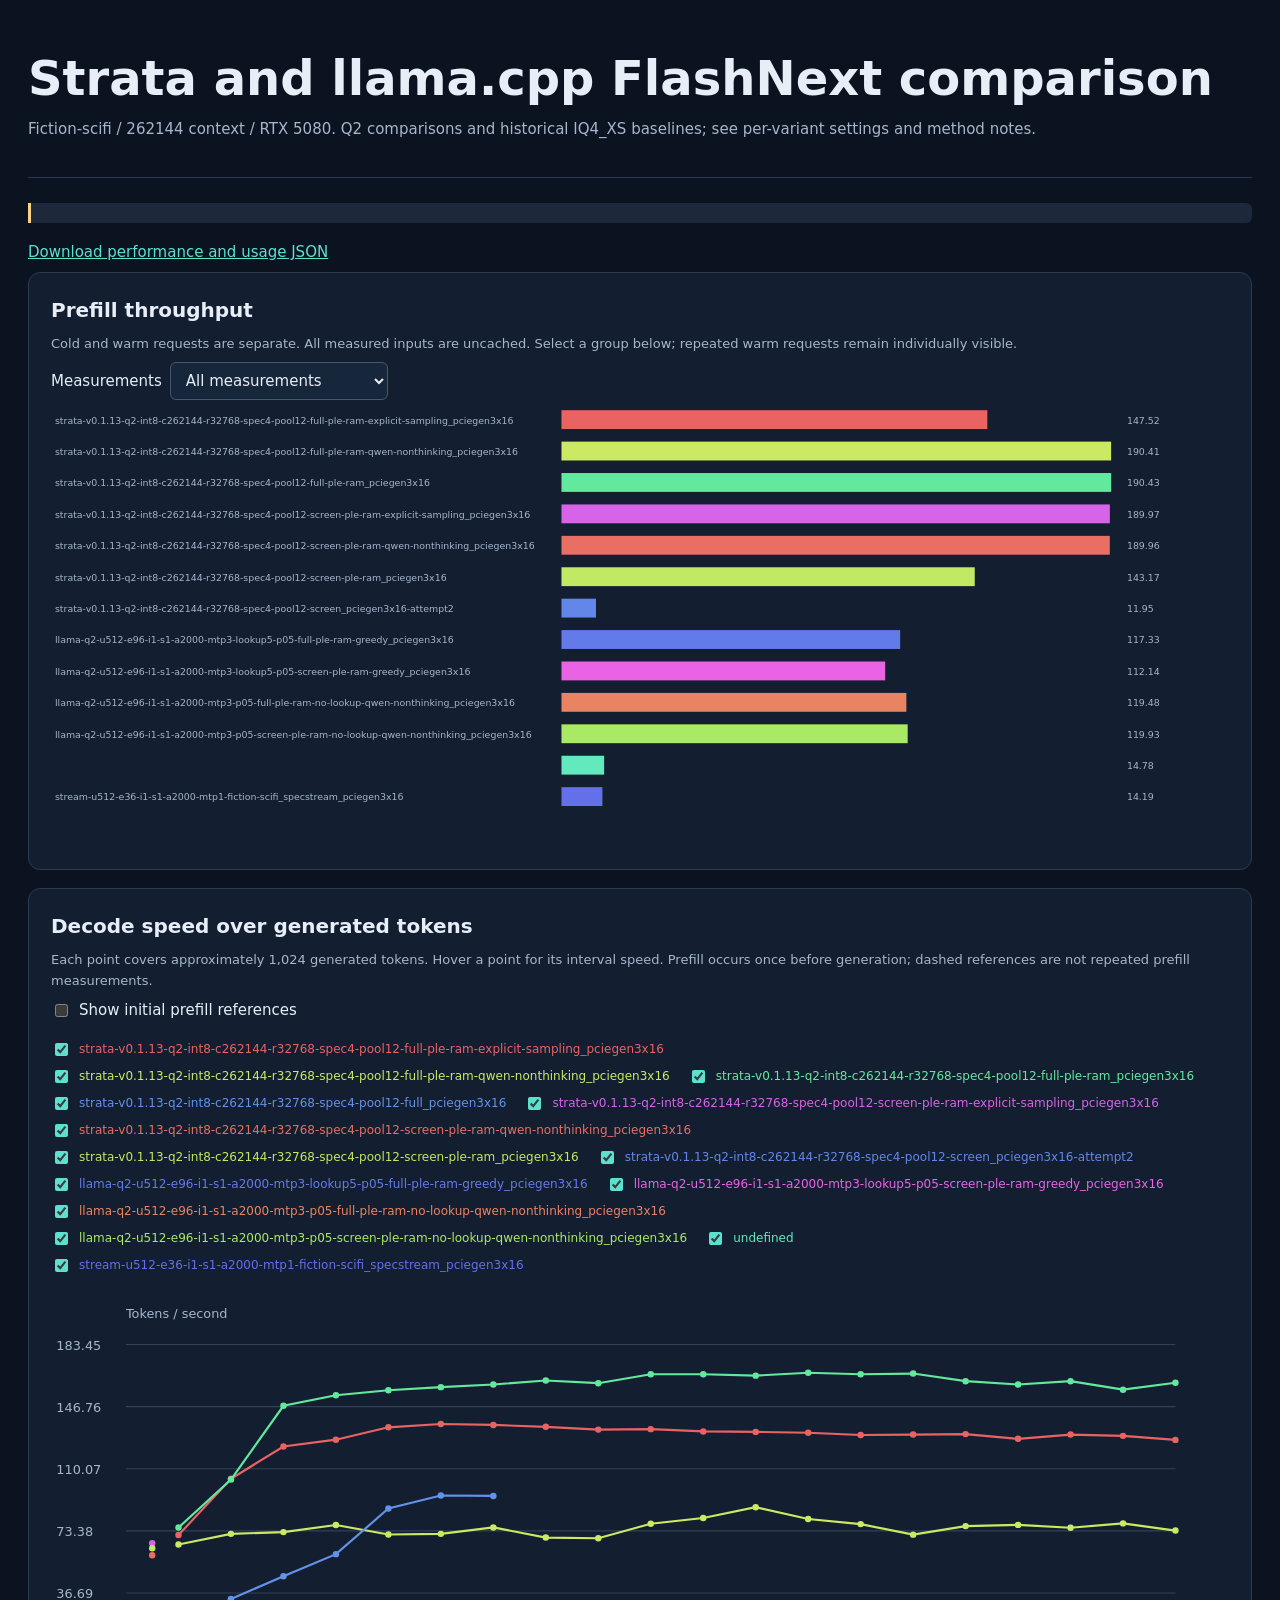
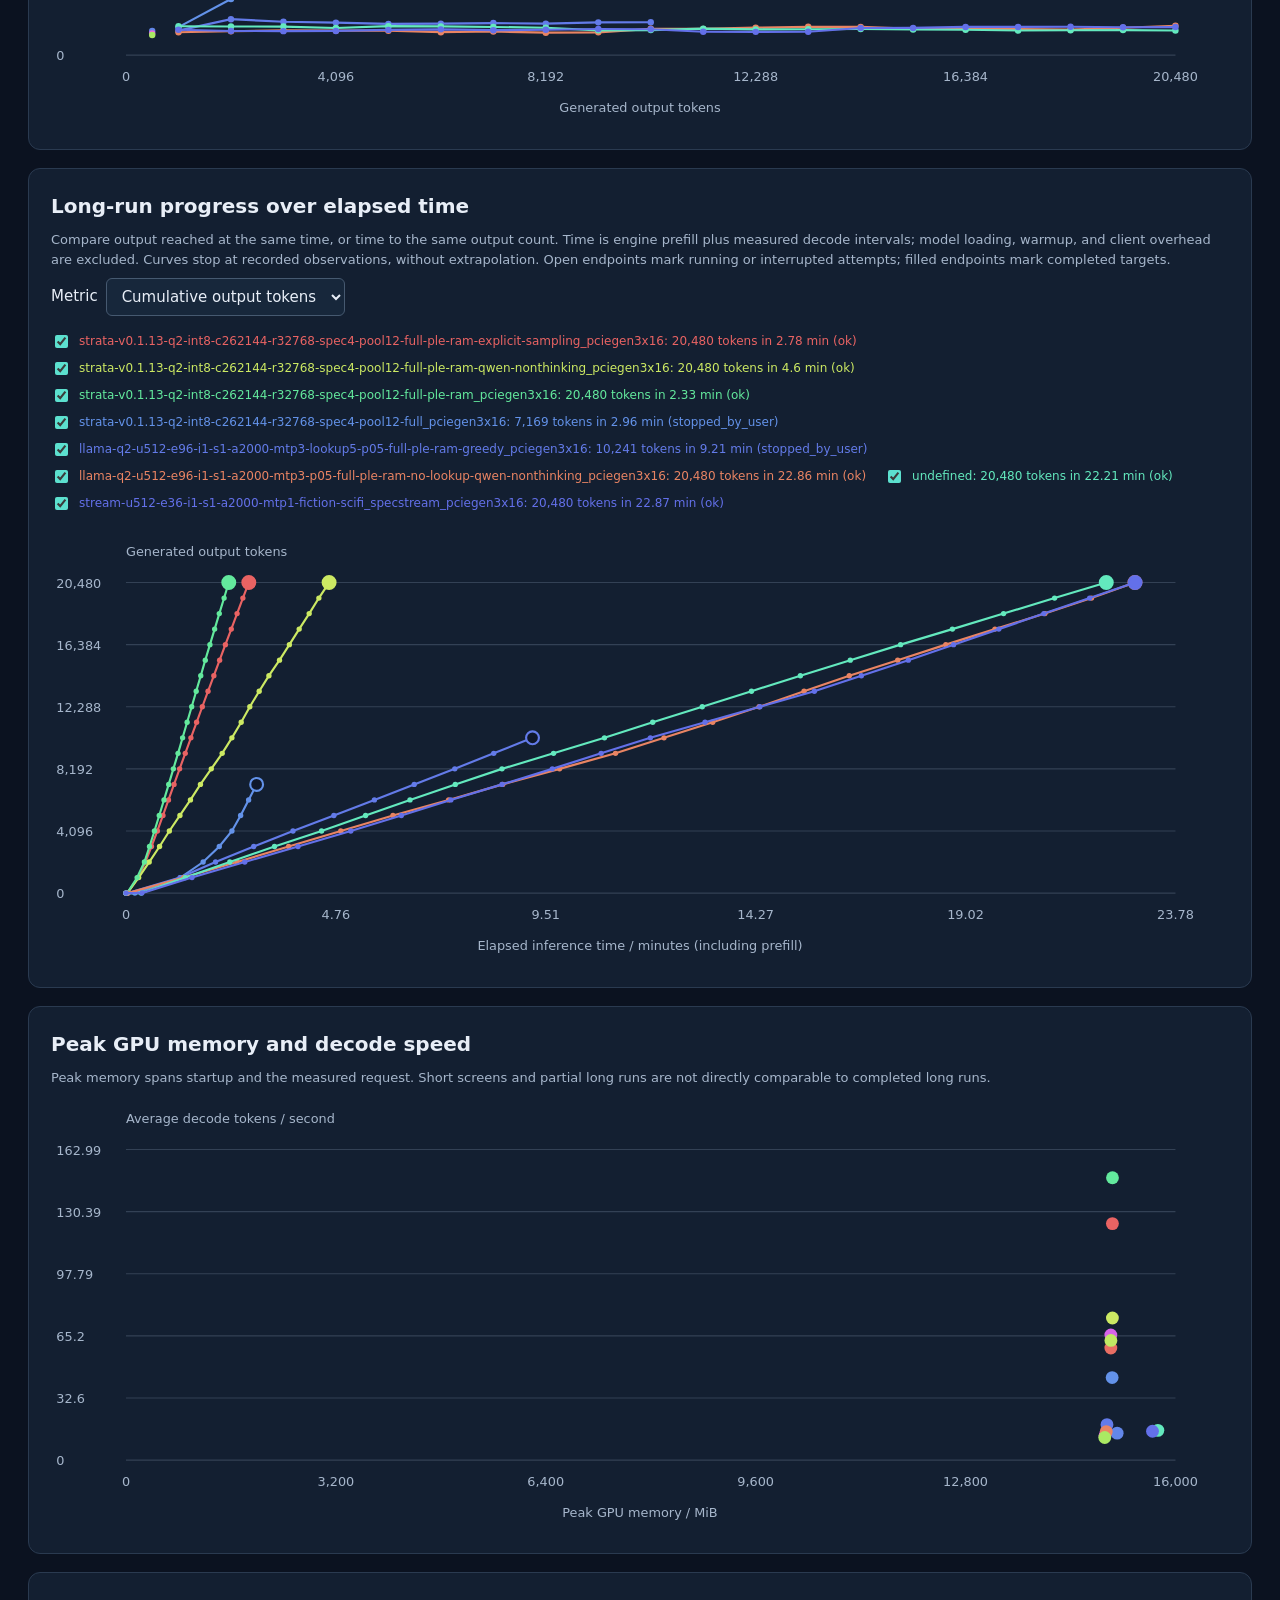
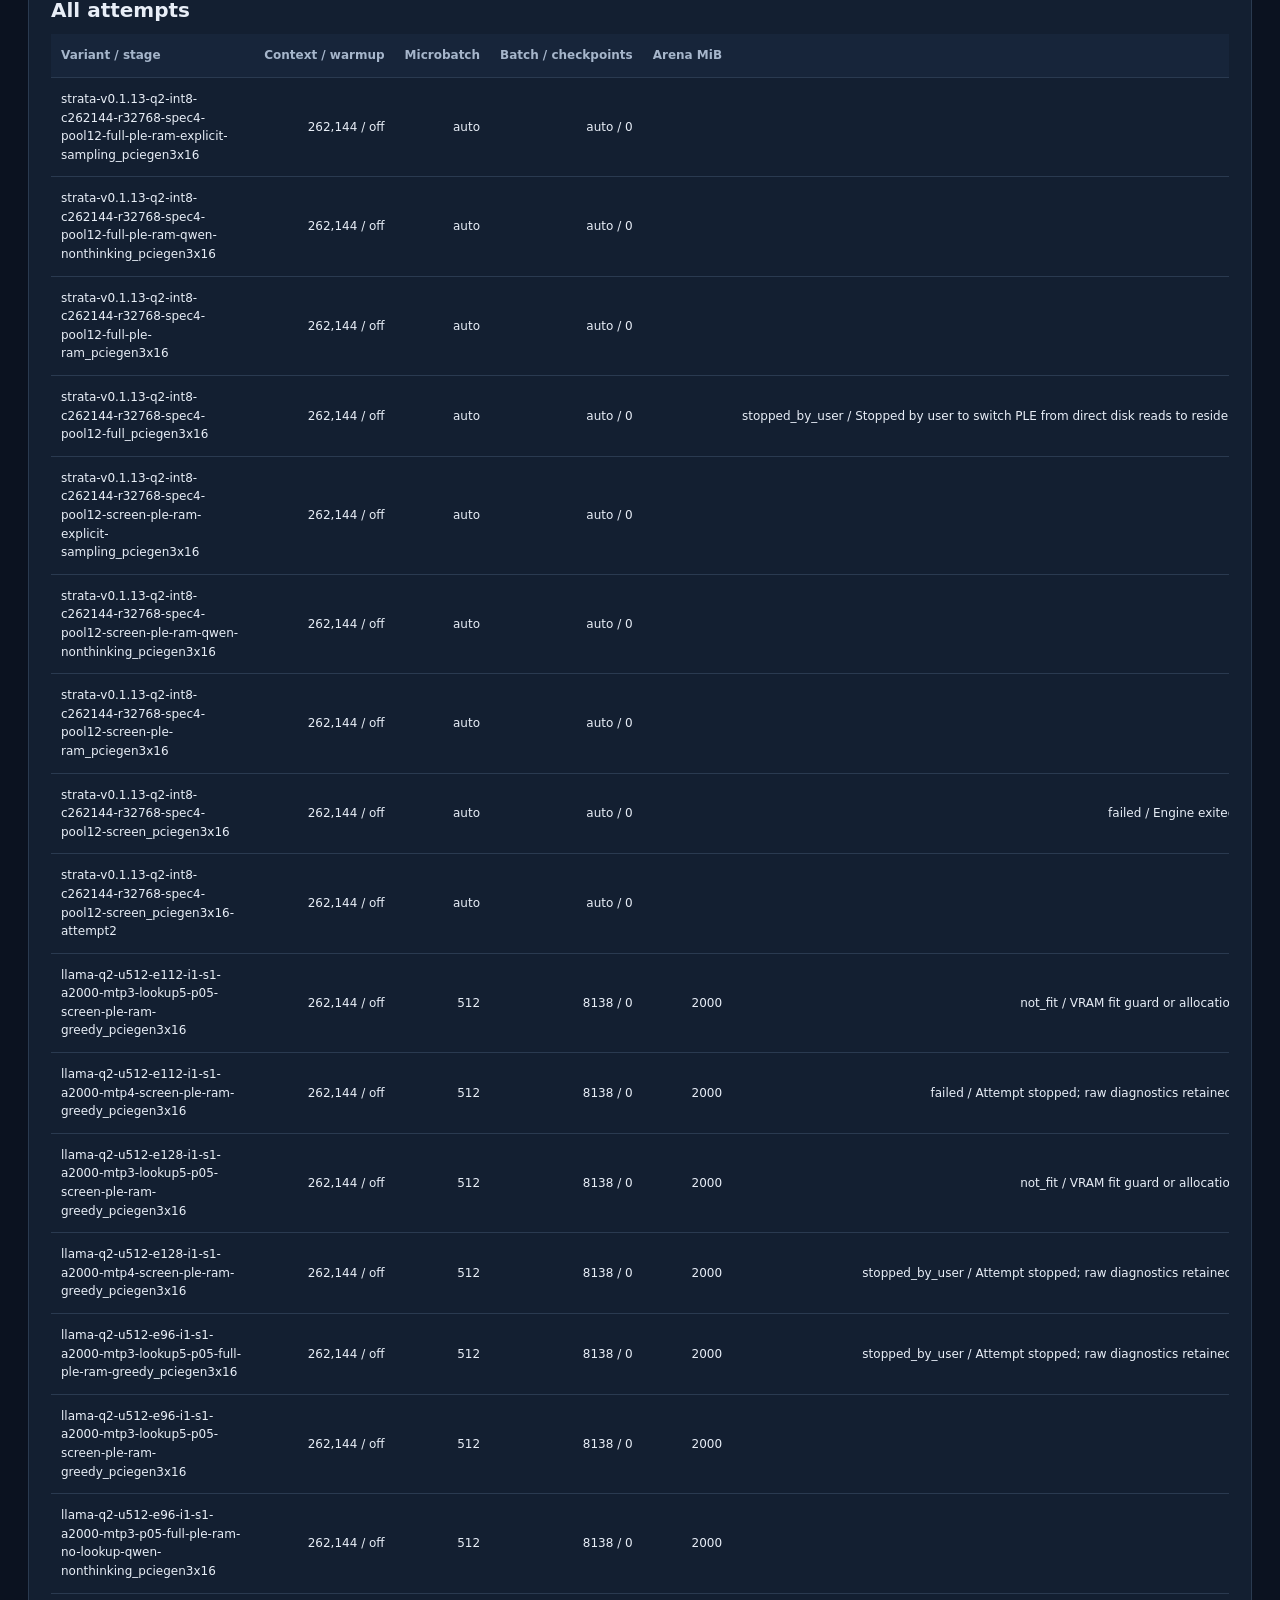
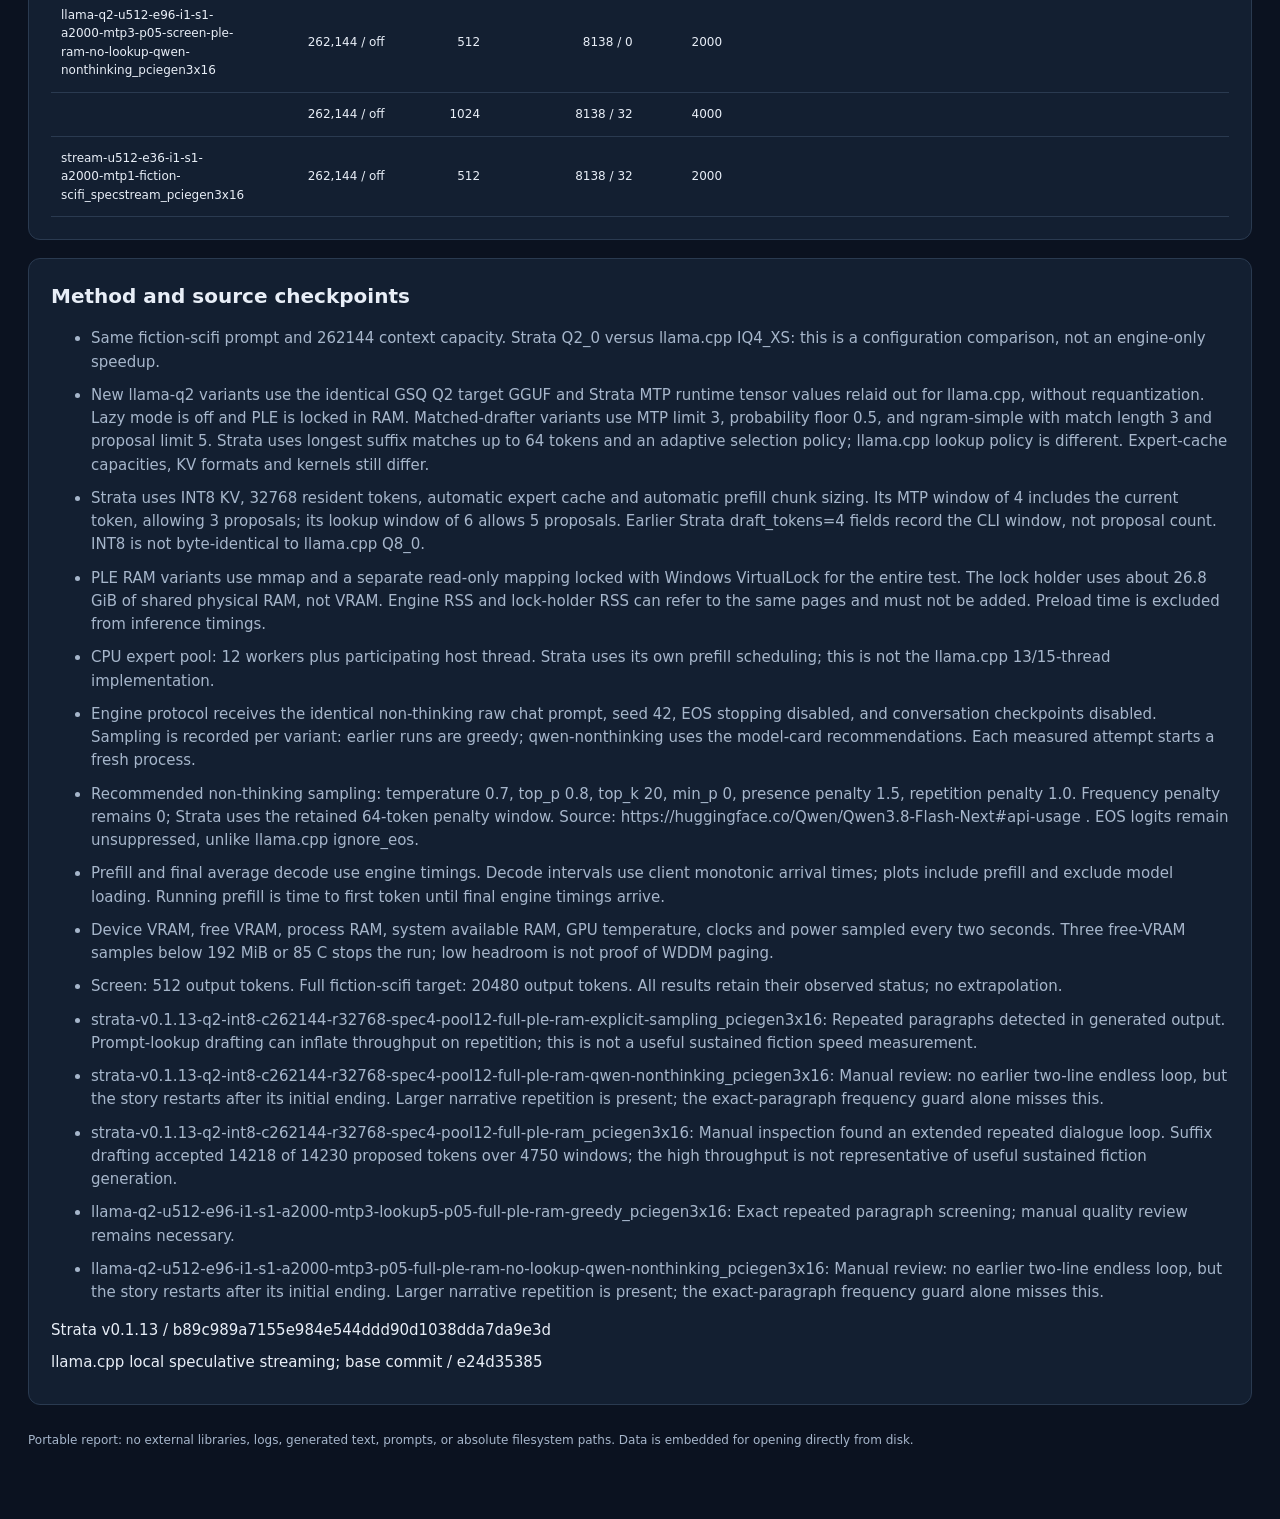
<file: fork-test-strata/index.html>
<!doctype html><html lang="en"><head><meta charset="utf-8"><meta name="viewport" content="width=device-width,initial-scale=1"><title>Strata | FlashNext comparison</title><link rel="stylesheet" href="style.css"></head><body><main>
<header><h1>Strata and llama.cpp FlashNext comparison</h1><p class="muted">Fiction-scifi / 262144 context / RTX 5080. Q2 comparisons and historical IQ4_XS baselines; see per-variant settings and method notes.</p></header>
<section class="panel" id="conclusionPanel" hidden><h2>Benchmark conclusion</h2><ul id="conclusions"></ul><h3>Selected startup settings</h3><pre id="startup"></pre><p class="caption">Replace the model filenames. Startup warmup stays enabled; send a representative warmup request before measuring uncached prefill. Checkpoints are disabled, with the prompt-reuse tradeoff described above.</p></section><section class="panel" id="pciePanel" hidden><h2>PCIe Gen3 x16 repeat</h2><p id="pcieSummary"></p></section><section class="panel" id="specPanel" hidden><h2>Speculative streaming follow-up</h2><p id="specSummary"></p></section><div class="note" id="finding"></div><p><a href="data.json" download>Download performance and usage JSON</a></p>
<section class="panel"><h2>Prefill throughput</h2><p class="caption">Cold and warm requests are separate. All measured inputs are uncached. Select a group below; repeated warm requests remain individually visible.</p><label>Measurements <select id="prefillScope"><option value="all">All measurements</option><option value="cold">Cold 2K requests</option><option value="long">Long prefill diagnostics</option><option value="all">All measurements</option></select></label><svg id="prefill" style="width:100%" role="img" aria-label="Prefill speed by variant"></svg></section>
<section class="panel"><h2>Decode speed over generated tokens</h2><p class="caption">Each point covers approximately 1,024 generated tokens. Hover a point for its interval speed. Prefill occurs once before generation; dashed references are not repeated prefill measurements.</p><label><input id="references" type="checkbox"> Show initial prefill references</label><div id="legend" class="legend"></div><svg id="plot" viewBox="0 0 1100 400" style="width:100%" role="img" aria-label="Decode speed over generated tokens"></svg></section>
<section class="panel"><h2>Long-run progress over elapsed time</h2><p class="caption">Compare output reached at the same time, or time to the same output count. Time is engine prefill plus measured decode intervals; model loading, warmup, and client overhead are excluded. Curves stop at recorded observations, without extrapolation. Open endpoints mark running or interrupted attempts; filled endpoints mark completed targets.</p><label>Metric <select id="timeMetric"><option value="tokens">Cumulative output tokens</option><option value="speed">Interval decode speed</option></select></label><div id="timeLegend" class="legend"></div><svg id="timePlot" viewBox="0 0 1100 400" style="width:100%" role="img" aria-label="Long-run progress over elapsed inference time"></svg></section>
<section class="panel"><h2>Peak GPU memory and decode speed</h2><p class="caption">Peak memory spans startup and the measured request. Short screens and partial long runs are not directly comparable to completed long runs.</p><svg id="memory" viewBox="0 0 1100 400" style="width:100%" role="img" aria-label="Peak GPU memory versus average decode speed"></svg></section>
<section class="panel"><h2>All attempts</h2><div class="table-wrap"><table><thead><tr><th>Variant / stage</th><th>Context / warmup</th><th>Microbatch</th><th>Batch / checkpoints</th><th>Arena MiB</th><th>Status</th><th>Input / output</th><th>Prefill t/s</th><th>Decode t/s</th><th>Last interval t/s</th><th>Peak GPU MiB</th><th>Minimum free MiB</th><th>Peak RAM MiB</th><th>Peak GPU C</th><th>Draft accepted / proposed</th></tr></thead><tbody id="rows"></tbody></table></div></section>
<section class="panel" id="validationPanel" hidden><h2>Speculative streaming validation</h2><p id="validationSummary"></p><ul id="validationCases"></ul></section>
<section class="panel"><h2>Method and source checkpoints</h2><ul id="notes"></ul><div id="checkpoints"></div></section><footer>Portable report: no external libraries, logs, generated text, prompts, or absolute filesystem paths. Data is embedded for opening directly from disk.</footer>
</main><script id="data" type="application/json">{"title": "Strata and llama.cpp FlashNext comparison", "cases": [{"config": {"id": "strata-v0.1.13-q2-int8-c262144-r32768-spec4-pool12-full-ple-ram-explicit-sampling_pciegen3x16", "stage": "full", "phase": "cold", "context": 262144, "model_quantization": "Q2_0", "kv": "int8", "resident_tokens": 32768, "microbatch": "auto", "arena_mib": null, "batch": "auto", "context_checkpoints": 0, "draft": "strata-mtp", "draft_tokens": 4, "pool_workers": 12, "host_worker": true, "generation_target": 20480, "warmup": false, "engine": "Strata v0.1.13", "ple_io": "mmap", "ple_locked_mib": 27465.95233154297, "sampling": {"temperature": 0.0, "seed": 42, "top_k": 20, "top_p": 0.949999988079071, "min_p": 0.05000000074505806, "repeat_last_n": 64, "repeat_penalty": 1.0, "presence_penalty": 0.0, "frequency_penalty": 0.0}, "sampling_source": "Recorded llama.cpp FlashNext MTP long-response generation_settings", "eos_mode": "Stopping disabled with out-of-vocabulary sentinel; EOS logits are not suppressed as in llama.cpp ignore_eos"}, "status": "ok", "timings": {"prompt_n": 305, "prompt_ms": 2067.5, "prompt_per_second": 147.5211608222491, "predicted_n": 20480, "predicted_ms": 165006.3, "predicted_per_second": 124.11647312860177, "draft_n_accepted": 14443, "draft_n": 15774, "cache_n": 0}, "usage": {"elapsed_seconds": 207.71899999999732, "peak_gpu_used_mib": 15039.0, "peak_gpu_temperature_c": 69.0, "peak_process_rss_mib": 37156.2578125, "minimum_gpu_free_mib": 939.0, "startup_seconds": 36.31199999999808}, "decode_intervals": [{"token_start": 1, "token_end": 1025, "seconds": 14.43800000000192, "tokens_per_second": 70.9239506856811}, {"token_start": 1025, "token_end": 2049, "seconds": 9.828000000001339, "tokens_per_second": 104.19210419209}, {"token_start": 2049, "token_end": 3073, "seconds": 8.31199999999808, "tokens_per_second": 123.19538017327197}, {"token_start": 3073, "token_end": 4097, "seconds": 8.046999999998661, "tokens_per_second": 127.25239219587056}, {"token_start": 4097, "token_end": 5121, "seconds": 7.610000000000582, "tokens_per_second": 134.55978975031823}, {"token_start": 5121, "token_end": 6145, "seconds": 7.5, "tokens_per_second": 136.53333333333333}, {"token_start": 6145, "token_end": 7169, "seconds": 7.5310000000026776, "tokens_per_second": 135.971318549945}, {"token_start": 7169, "token_end": 8193, "seconds": 7.5939999999973224, "tokens_per_second": 134.8432973400528}, {"token_start": 8193, "token_end": 9217, "seconds": 7.686999999998079, "tokens_per_second": 133.2119162222266}, {"token_start": 9217, "token_end": 10241, "seconds": 7.671999999998661, "tokens_per_second": 133.47236704903267}, {"token_start": 10241, "token_end": 11265, "seconds": 7.75, "tokens_per_second": 132.1290322580645}, {"token_start": 11265, "token_end": 12289, "seconds": 7.76600000000326, "tokens_per_second": 131.85681174344194}, {"token_start": 12289, "token_end": 13313, "seconds": 7.7960000000020955, "tokens_per_second": 131.34940995378716}, {"token_start": 13313, "token_end": 14337, "seconds": 7.875, "tokens_per_second": 130.03174603174602}, {"token_start": 14337, "token_end": 15361, "seconds": 7.860000000000582, "tokens_per_second": 130.27989821881988}, {"token_start": 15361, "token_end": 16385, "seconds": 7.8439999999973224, "tokens_per_second": 130.5456399796468}, {"token_start": 16385, "token_end": 17409, "seconds": 8.014999999999418, "tokens_per_second": 127.76044915783835}, {"token_start": 17409, "token_end": 18433, "seconds": 7.860000000000582, "tokens_per_second": 130.27989821881988}, {"token_start": 18433, "token_end": 19457, "seconds": 7.9060000000026776, "tokens_per_second": 129.5218821148056}, {"token_start": 19457, "token_end": 20480, "seconds": 8.046999999998661, "tokens_per_second": 127.12812228161678}], "engine_info": {"context": "262144", "kv": "int8", "kv_resident": "32768", "expert_slots": "6897", "expert_cache_mib": "9092", "spec": "6", "mtp_max": "4", "lookup": "3", "vram_free_mib": "557", "cvec": "0", "arena_mib": "32400", "engine": "0.1.13"}, "output_quality": {"repetitive_tail": true, "maximum_identical_paragraph_count": 144, "note": "Repeated paragraphs detected in generated output. Prompt-lookup drafting can inflate throughput on repetition; this is not a useful sustained fiction speed measurement."}}, {"config": {"id": "strata-v0.1.13-q2-int8-c262144-r32768-spec4-pool12-full-ple-ram-qwen-nonthinking_pciegen3x16", "stage": "full", "phase": "cold", "context": 262144, "model_quantization": "Q2_0", "kv": "int8", "resident_tokens": 32768, "microbatch": "auto", "arena_mib": null, "batch": "auto", "context_checkpoints": 0, "draft": "strata-mtp", "draft_tokens": 4, "pool_workers": 12, "host_worker": true, "generation_target": 20480, "warmup": false, "engine": "Strata v0.1.13", "ple_io": "mmap", "ple_locked_mib": 27465.95233154297, "sampling": {"temperature": 0.7, "seed": 42, "top_k": 20, "top_p": 0.8, "min_p": 0.0, "repeat_last_n": 64, "repeat_penalty": 1.0, "presence_penalty": 1.5, "frequency_penalty": 0.0}, "sampling_source": "Qwen/Qwen3.8-Flash-Next model card, non-thinking recommendations; penalty window 64 retained", "eos_mode": "Stopping disabled with out-of-vocabulary sentinel; EOS logits are not suppressed as in llama.cpp ignore_eos"}, "status": "ok", "timings": {"prompt_n": 305, "prompt_ms": 1601.8, "prompt_per_second": 190.41078786365338, "predicted_n": 20480, "predicted_ms": 274616.8, "predicted_per_second": 74.57664643969342, "draft_n_accepted": 11440, "draft_n": 18320, "cache_n": 0}, "usage": {"elapsed_seconds": 302.59300000000076, "peak_gpu_used_mib": 15039.0, "peak_gpu_temperature_c": 67.0, "peak_process_rss_mib": 37934.03515625, "minimum_gpu_free_mib": 939.0, "startup_seconds": 23.264999999999418}, "decode_intervals": [{"token_start": 1, "token_end": 1025, "seconds": 15.671999999998661, "tokens_per_second": 65.3394589076115}, {"token_start": 1025, "token_end": 2049, "seconds": 14.296999999998661, "tokens_per_second": 71.62341750018157}, {"token_start": 2049, "token_end": 3073, "seconds": 14.093999999997322, "tokens_per_second": 72.65503050945044}, {"token_start": 3073, "token_end": 4097, "seconds": 13.328000000001339, "tokens_per_second": 76.83073229290945}, {"token_start": 4097, "token_end": 5121, "seconds": 14.375, "tokens_per_second": 71.23478260869565}, {"token_start": 5121, "token_end": 6145, "seconds": 14.296999999998661, "tokens_per_second": 71.62341750018157}, {"token_start": 6145, "token_end": 7169, "seconds": 13.578000000001339, "tokens_per_second": 75.4161143025408}, {"token_start": 7169, "token_end": 8193, "seconds": 14.75, "tokens_per_second": 69.42372881355932}, {"token_start": 8193, "token_end": 9217, "seconds": 14.828000000001339, "tokens_per_second": 69.05853790126163}, {"token_start": 9217, "token_end": 10241, "seconds": 13.203000000001339, "tokens_per_second": 77.55813072785702}, {"token_start": 10241, "token_end": 11265, "seconds": 12.640999999995984, "tokens_per_second": 81.00624950560282}, {"token_start": 11265, "token_end": 12289, "seconds": 11.719000000004598, "tokens_per_second": 87.3794692379553}, {"token_start": 12289, "token_end": 13313, "seconds": 12.73399999999674, "tokens_per_second": 80.41463797708985}, {"token_start": 13313, "token_end": 14337, "seconds": 13.234000000004016, "tokens_per_second": 77.37645458664721}, {"token_start": 14337, "token_end": 15361, "seconds": 14.390999999995984, "tokens_per_second": 71.15558335072517}, {"token_start": 15361, "token_end": 16385, "seconds": 13.43800000000192, "tokens_per_second": 76.20181574637994}, {"token_start": 16385, "token_end": 17409, "seconds": 13.31199999999808, "tokens_per_second": 76.92307692308802}, {"token_start": 17409, "token_end": 18433, "seconds": 13.609000000004016, "tokens_per_second": 75.24432360935394}, {"token_start": 18433, "token_end": 19457, "seconds": 13.156999999999243, "tokens_per_second": 77.82929239188712}, {"token_start": 19457, "token_end": 20480, "seconds": 13.905999999995402, "tokens_per_second": 73.56536746730464}], "engine_info": {"context": "262144", "kv": "int8", "kv_resident": "32768", "expert_slots": "6897", "expert_cache_mib": "9092", "spec": "6", "mtp_max": "4", "lookup": "3", "vram_free_mib": "557", "cvec": "0", "arena_mib": "32400", "engine": "0.1.13"}, "output_quality": {"repetitive_tail": false, "narrative_restart": true, "maximum_identical_paragraph_count": 2, "longest_repeated_paragraph_block": 2, "longest_repeated_block_characters": 239, "note": "Manual review: no earlier two-line endless loop, but the story restarts after its initial ending. Larger narrative repetition is present; the exact-paragraph frequency guard alone misses this."}}, {"config": {"id": "strata-v0.1.13-q2-int8-c262144-r32768-spec4-pool12-full-ple-ram_pciegen3x16", "stage": "full", "phase": "cold", "context": 262144, "model_quantization": "Q2_0", "kv": "int8", "resident_tokens": 32768, "microbatch": "auto", "arena_mib": null, "batch": "auto", "context_checkpoints": 0, "draft": "strata-mtp", "draft_tokens": 4, "pool_workers": 12, "host_worker": true, "generation_target": 20480, "warmup": false, "engine": "Strata v0.1.13", "ple_io": "mmap", "ple_locked_mib": 27465.95233154297}, "status": "ok", "timings": {"prompt_n": 305, "prompt_ms": 1601.6, "prompt_per_second": 190.43456543456546, "predicted_n": 20480, "predicted_ms": 138216.4, "predicted_per_second": 148.17344396178746, "draft_n_accepted": 15053, "draft_n": 15526, "cache_n": 0}, "usage": {"elapsed_seconds": 179.53199999999924, "peak_gpu_used_mib": 15040.0, "peak_gpu_temperature_c": 70.0, "peak_process_rss_mib": 37164.828125, "minimum_gpu_free_mib": 938.0, "startup_seconds": 34.828999999997905}, "decode_intervals": [{"token_start": 1, "token_end": 1025, "seconds": 13.593999999997322, "tokens_per_second": 75.32735030161848}, {"token_start": 1025, "token_end": 2049, "seconds": 9.875, "tokens_per_second": 103.69620253164557}, {"token_start": 2049, "token_end": 3073, "seconds": 6.953000000001339, "tokens_per_second": 147.27455774483}, {"token_start": 3073, "token_end": 4097, "seconds": 6.671999999998661, "tokens_per_second": 153.47721822545046}, {"token_start": 4097, "token_end": 5121, "seconds": 6.5460000000020955, "tokens_per_second": 156.43140849368655}, {"token_start": 5121, "token_end": 6145, "seconds": 6.4689999999973224, "tokens_per_second": 158.2933992889819}, {"token_start": 6145, "token_end": 7169, "seconds": 6.4060000000026776, "tokens_per_second": 159.85014049322072}, {"token_start": 7169, "token_end": 8193, "seconds": 6.312999999994645, "tokens_per_second": 162.20497386359395}, {"token_start": 8193, "token_end": 9217, "seconds": 6.375, "tokens_per_second": 160.62745098039215}, {"token_start": 9217, "token_end": 10241, "seconds": 6.172000000005937, "tokens_per_second": 165.9105638365222}, {"token_start": 10241, "token_end": 11265, "seconds": 6.171999999998661, "tokens_per_second": 165.91056383671778}, {"token_start": 11265, "token_end": 12289, "seconds": 6.203000000001339, "tokens_per_second": 165.08141221985798}, {"token_start": 12289, "token_end": 13313, "seconds": 6.139999999999418, "tokens_per_second": 166.7752442996901}, {"token_start": 13313, "token_end": 14337, "seconds": 6.171999999998661, "tokens_per_second": 165.91056383671778}, {"token_start": 14337, "token_end": 15361, "seconds": 6.156999999999243, "tokens_per_second": 166.31476368363258}, {"token_start": 15361, "token_end": 16385, "seconds": 6.328000000001339, "tokens_per_second": 161.82048040451696}, {"token_start": 16385, "token_end": 17409, "seconds": 6.405999999995402, "tokens_per_second": 159.85014049340228}, {"token_start": 17409, "token_end": 18433, "seconds": 6.328000000001339, "tokens_per_second": 161.82048040451696}, {"token_start": 18433, "token_end": 19457, "seconds": 6.5310000000026776, "tokens_per_second": 156.79069055268414}, {"token_start": 19457, "token_end": 20480, "seconds": 6.360000000000582, "tokens_per_second": 160.84905660375887}], "engine_info": {"context": "262144", "kv": "int8", "kv_resident": "32768", "expert_slots": "6897", "expert_cache_mib": "9092", "spec": "6", "mtp_max": "4", "lookup": "3", "vram_free_mib": "557", "cvec": "0", "arena_mib": "32400", "engine": "0.1.13"}, "output_quality": {"repetitive_tail": true, "note": "Manual inspection found an extended repeated dialogue loop. Suffix drafting accepted 14218 of 14230 proposed tokens over 4750 windows; the high throughput is not representative of useful sustained fiction generation."}, "streaming_metrics": {"vram_block_read_hit_percent": 99.95, "ram_read_mib": 251.2}}, {"config": {"id": "strata-v0.1.13-q2-int8-c262144-r32768-spec4-pool12-full_pciegen3x16", "stage": "full", "phase": "cold", "context": 262144, "model_quantization": "Q2_0", "kv": "int8", "resident_tokens": 32768, "microbatch": "auto", "arena_mib": null, "batch": "auto", "context_checkpoints": 0, "draft": "strata-mtp", "draft_tokens": 4, "pool_workers": 12, "host_worker": true, "generation_target": 20480, "warmup": false, "engine": "Strata v0.1.13"}, "status": "stopped_by_user", "timings": {"prompt_n": 305, "prompt_ms": 12141.00000000326, "predicted_n": 7169, "predicted_ms": 165500.0, "predicted_per_second": 43.31117824773414}, "usage": {"elapsed_seconds": 228.18800000000192, "peak_gpu_used_mib": 15035.0, "peak_gpu_temperature_c": 66.0, "peak_process_rss_mib": 37137.25, "minimum_gpu_free_mib": 943.0, "startup_seconds": 21.79699999999866}, "decode_intervals": [{"token_start": 1, "token_end": 1025, "seconds": 61.88999999999942, "tokens_per_second": 16.545483923089506}, {"token_start": 1025, "token_end": 2049, "seconds": 30.860000000000582, "tokens_per_second": 33.18211276733573}, {"token_start": 2049, "token_end": 3073, "seconds": 22.0, "tokens_per_second": 46.54545454545455}, {"token_start": 3073, "token_end": 4097, "seconds": 17.171000000002095, "tokens_per_second": 59.63543183273397}, {"token_start": 4097, "token_end": 5121, "seconds": 11.828999999997905, "tokens_per_second": 86.56691182688151}, {"token_start": 5121, "token_end": 6145, "seconds": 10.85899999999674, "tokens_per_second": 94.29965926883759}, {"token_start": 6145, "token_end": 7169, "seconds": 10.89100000000326, "tokens_per_second": 94.02258745750561}], "engine_info": {"context": "262144", "kv": "int8", "kv_resident": "32768", "expert_slots": "6897", "expert_cache_mib": "9092", "spec": "6", "mtp_max": "4", "lookup": "3", "vram_free_mib": "557", "cvec": "0", "arena_mib": "32400", "engine": "0.1.13"}, "failure": "Stopped by user to switch PLE from direct disk reads to resident RAM."}, {"config": {"id": "strata-v0.1.13-q2-int8-c262144-r32768-spec4-pool12-screen-ple-ram-explicit-sampling_pciegen3x16", "stage": "screen", "phase": "cold", "context": 262144, "model_quantization": "Q2_0", "kv": "int8", "resident_tokens": 32768, "microbatch": "auto", "arena_mib": null, "batch": "auto", "context_checkpoints": 0, "draft": "strata-mtp", "draft_tokens": 4, "pool_workers": 12, "host_worker": true, "generation_target": 512, "warmup": false, "engine": "Strata v0.1.13", "ple_io": "mmap", "ple_locked_mib": 27465.95233154297, "sampling": {"temperature": 0.0, "seed": 42, "top_k": 20, "top_p": 0.949999988079071, "min_p": 0.05000000074505806, "repeat_last_n": 64, "repeat_penalty": 1.0, "presence_penalty": 0.0, "frequency_penalty": 0.0}, "sampling_source": "Recorded llama.cpp FlashNext MTP long-response generation_settings", "eos_mode": "Stopping disabled with out-of-vocabulary sentinel; EOS logits are not suppressed as in llama.cpp ignore_eos"}, "status": "ok", "timings": {"prompt_n": 305, "prompt_ms": 1605.5, "prompt_per_second": 189.97197134848957, "predicted_n": 512, "predicted_ms": 7792.9, "predicted_per_second": 65.70083024291343, "draft_n_accepted": 236, "draft_n": 446, "cache_n": 0}, "usage": {"elapsed_seconds": 37.25, "peak_gpu_used_mib": 15015.0, "peak_gpu_temperature_c": 58.0, "peak_process_rss_mib": 37055.71875, "minimum_gpu_free_mib": 963.0, "startup_seconds": 24.515999999995984}, "decode_intervals": [{"token_start": 1, "token_end": 512, "seconds": 7.734000000004016, "tokens_per_second": 66.0718903542455}], "engine_info": {"context": "262144", "kv": "int8", "kv_resident": "32768", "expert_slots": "6897", "expert_cache_mib": "9092", "spec": "6", "mtp_max": "4", "lookup": "3", "vram_free_mib": "557", "cvec": "0", "arena_mib": "32400", "engine": "0.1.13"}}, {"config": {"id": "strata-v0.1.13-q2-int8-c262144-r32768-spec4-pool12-screen-ple-ram-qwen-nonthinking_pciegen3x16", "stage": "screen", "phase": "cold", "context": 262144, "model_quantization": "Q2_0", "kv": "int8", "resident_tokens": 32768, "microbatch": "auto", "arena_mib": null, "batch": "auto", "context_checkpoints": 0, "draft": "strata-mtp", "draft_tokens": 4, "pool_workers": 12, "host_worker": true, "generation_target": 512, "warmup": false, "engine": "Strata v0.1.13", "ple_io": "mmap", "ple_locked_mib": 27465.95233154297, "sampling": {"temperature": 0.7, "seed": 42, "top_k": 20, "top_p": 0.8, "min_p": 0.0, "repeat_last_n": 64, "repeat_penalty": 1.0, "presence_penalty": 1.5, "frequency_penalty": 0.0}, "sampling_source": "Qwen/Qwen3.8-Flash-Next model card, non-thinking recommendations; penalty window 64 retained", "eos_mode": "Stopping disabled with out-of-vocabulary sentinel; EOS logits are not suppressed as in llama.cpp ignore_eos"}, "status": "ok", "timings": {"prompt_n": 305, "prompt_ms": 1605.6, "prompt_per_second": 189.96013951170903, "predicted_n": 512, "predicted_ms": 8708.2, "predicted_per_second": 58.79515858616016, "draft_n_accepted": 216, "draft_n": 466, "cache_n": 0}, "usage": {"elapsed_seconds": 50.11000000000058, "peak_gpu_used_mib": 15015.0, "peak_gpu_temperature_c": 58.0, "peak_process_rss_mib": 37057.8984375, "minimum_gpu_free_mib": 963.0, "startup_seconds": 35.21899999999732}, "decode_intervals": [{"token_start": 1, "token_end": 512, "seconds": 8.655999999995402, "tokens_per_second": 59.03419593348792}], "engine_info": {"context": "262144", "kv": "int8", "kv_resident": "32768", "expert_slots": "6897", "expert_cache_mib": "9092", "spec": "6", "mtp_max": "4", "lookup": "3", "vram_free_mib": "557", "cvec": "0", "arena_mib": "32400", "engine": "0.1.13"}}, {"config": {"id": "strata-v0.1.13-q2-int8-c262144-r32768-spec4-pool12-screen-ple-ram_pciegen3x16", "stage": "screen", "phase": "cold", "context": 262144, "model_quantization": "Q2_0", "kv": "int8", "resident_tokens": 32768, "microbatch": "auto", "arena_mib": null, "batch": "auto", "context_checkpoints": 0, "draft": "strata-mtp", "draft_tokens": 4, "pool_workers": 12, "host_worker": true, "generation_target": 512, "warmup": false, "engine": "Strata v0.1.13", "ple_io": "mmap", "ple_locked_mib": 27465.95233154297}, "status": "ok", "timings": {"prompt_n": 305, "prompt_ms": 2130.4, "prompt_per_second": 143.1656027037176, "predicted_n": 512, "predicted_ms": 8151.6, "predicted_per_second": 62.80975514009519, "draft_n_accepted": 238, "draft_n": 446, "cache_n": 0}, "usage": {"elapsed_seconds": 52.390999999995984, "peak_gpu_used_mib": 15016.0, "peak_gpu_temperature_c": 58.0, "peak_process_rss_mib": 37059.109375, "minimum_gpu_free_mib": 962.0, "startup_seconds": 37.84399999999732}, "decode_intervals": [{"token_start": 1, "token_end": 512, "seconds": 8.094000000004598, "tokens_per_second": 63.1331850753286}], "engine_info": {"context": "262144", "kv": "int8", "kv_resident": "32768", "expert_slots": "6897", "expert_cache_mib": "9092", "spec": "6", "mtp_max": "4", "lookup": "3", "vram_free_mib": "557", "cvec": "0", "arena_mib": "32400", "engine": "0.1.13"}}, {"config": {"id": "strata-v0.1.13-q2-int8-c262144-r32768-spec4-pool12-screen_pciegen3x16", "stage": "screen", "phase": "cold", "context": 262144, "model_quantization": "Q2_0", "kv": "int8", "resident_tokens": 32768, "microbatch": "auto", "arena_mib": null, "batch": "auto", "context_checkpoints": 0, "draft": "strata-mtp", "draft_tokens": 4, "pool_workers": 12, "host_worker": true, "generation_target": 512, "warmup": false, "engine": "Strata v0.1.13"}, "status": "failed", "timings": {}, "usage": {"elapsed_seconds": 1.6089999999967404, "peak_gpu_used_mib": 353.0, "peak_gpu_temperature_c": 54.0, "peak_process_rss_mib": 2.97265625, "minimum_gpu_free_mib": 15625.0}, "decode_intervals": [], "engine_info": {}, "failure": "Engine exited: None"}, {"config": {"id": "strata-v0.1.13-q2-int8-c262144-r32768-spec4-pool12-screen_pciegen3x16-attempt2", "stage": "screen", "phase": "cold", "context": 262144, "model_quantization": "Q2_0", "kv": "int8", "resident_tokens": 32768, "microbatch": "auto", "arena_mib": null, "batch": "auto", "context_checkpoints": 0, "draft": "strata-mtp", "draft_tokens": 4, "pool_workers": 12, "host_worker": true, "generation_target": 512, "warmup": false, "engine": "Strata v0.1.13"}, "status": "ok", "timings": {"prompt_n": 305, "prompt_ms": 25517.7, "prompt_per_second": 11.952487880961058, "predicted_n": 512, "predicted_ms": 36188.6, "predicted_per_second": 14.148101888440006, "draft_n_accepted": 235, "draft_n": 440, "cache_n": 0}, "usage": {"elapsed_seconds": 93.92199999999866, "peak_gpu_used_mib": 15111.0, "peak_gpu_temperature_c": 62.0, "peak_process_rss_mib": 37107.859375, "minimum_gpu_free_mib": 867.0, "startup_seconds": 29.125}, "decode_intervals": [{"token_start": 1, "token_end": 512, "seconds": 36.0, "tokens_per_second": 14.194444444444445}], "engine_info": {"context": "262144", "kv": "int8", "kv_resident": "32768", "expert_slots": "6897", "expert_cache_mib": "9092", "spec": "6", "mtp_max": "4", "lookup": "3", "vram_free_mib": "557", "cvec": "0", "arena_mib": "32400", "engine": "0.1.13"}}, {"config": {"id": "llama-q2-u512-e112-i1-s1-a2000-mtp3-lookup5-p05-screen-ple-ram-greedy_pciegen3x16", "context": 262144, "cache_k": "q8_0", "cache_v": "q8_0", "microbatch": 512, "batch": 8138, "expert_slots": 112, "expert_inserts": 1, "arena_mib": 2000, "mtp_tokens": 3, "cpu_only": false, "threads": 13, "threads_batch": 15, "checkpoints": 0, "kv_mode": "streaming", "stage": "screen", "phase": "cold", "generation_tokens": 512, "generation_target": 512, "expert_staging": 1, "context_checkpoints": 0, "lazy_mode": "off", "load_mode": "mmap", "ple_locked_mib": 27465.95233154297, "model_quantization": "Q2_0", "draft_quantization": "Strata Q2 experts and runtime dense tensors", "draft": "llama-mtp+lookup", "draft_tokens": 3, "draft_p_min": 0.5, "lookup_match_tokens": 3, "lookup_draft_tokens": 5, "sampling": {"temperature": 0.0, "seed": 42, "top_k": 20, "top_p": 0.95, "min_p": 0.05, "repeat_last_n": 64, "repeat_penalty": 1.0, "presence_penalty": 0.0, "frequency_penalty": 0.0}, "engine": "llama.cpp local adaptive streaming", "warmup": false, "free_vram_guard_mib": 192, "monitor_temperature": true, "kv_stream_trace": true, "pcie_generation": 3, "pcie_width": 16, "source_files_sha256": {"src/llama-context.cpp": "360c069cb6aea75fd67324efcc56fb4e7a1011d632ad4d62e7146f6e6ab4ee1a", "ggml/src/ggml-cuda/fattn.cu": "1644d9648083d3cca92d616abe6ea4e199e39c59d6fbd7ded56b906413b0d85f"}, "draft_cache_k": "q8_0", "draft_cache_v": "q8_0"}, "status": "not_fit", "timings": {}, "usage": {"elapsed_seconds": 48.36, "startup_seconds": 42.67, "peak_gpu_used_mib": 15863, "peak_process_rss_mib": 41745.2, "peak_gpu_temperature_c": 58.0, "minimum_gpu_free_mib": 115}, "decode_intervals": [], "output_quality": {"repetitive_tail": false, "maximum_identical_paragraph_count": 0, "note": "Exact repeated paragraph screening; manual quality review remains necessary."}, "failure": "VRAM fit guard or allocation failed"}, {"config": {"id": "llama-q2-u512-e112-i1-s1-a2000-mtp4-screen-ple-ram-greedy_pciegen3x16", "context": 262144, "cache_k": "q8_0", "cache_v": "q8_0", "microbatch": 512, "batch": 8138, "expert_slots": 112, "expert_inserts": 1, "arena_mib": 2000, "mtp_tokens": 4, "cpu_only": false, "threads": 13, "threads_batch": 15, "checkpoints": 0, "kv_mode": "streaming", "stage": "screen", "phase": "cold", "generation_tokens": 512, "generation_target": 512, "expert_staging": 1, "context_checkpoints": 0, "lazy_mode": "off", "load_mode": "mmap", "ple_locked_mib": 27465.95233154297, "model_quantization": "Q2_0", "draft_quantization": "Strata Q2 experts and runtime dense tensors", "draft": "llama-mtp", "draft_tokens": 4, "sampling": {"temperature": 0.0, "seed": 42, "top_k": 20, "top_p": 0.95, "min_p": 0.05, "repeat_last_n": 64, "repeat_penalty": 1.0, "presence_penalty": 0.0, "frequency_penalty": 0.0}, "engine": "llama.cpp local adaptive streaming", "warmup": false, "free_vram_guard_mib": 192, "monitor_temperature": true, "kv_stream_trace": true, "pcie_generation": 3, "pcie_width": 16, "source_files_sha256": {"src/llama-context.cpp": "360c069cb6aea75fd67324efcc56fb4e7a1011d632ad4d62e7146f6e6ab4ee1a", "ggml/src/ggml-cuda/fattn.cu": "1644d9648083d3cca92d616abe6ea4e199e39c59d6fbd7ded56b906413b0d85f"}, "draft_cache_k": "q8_0", "draft_cache_v": "q8_0"}, "status": "failed", "timings": {}, "usage": {"elapsed_seconds": 18.59, "startup_seconds": null, "peak_gpu_used_mib": 3725, "peak_process_rss_mib": 14006.9, "peak_gpu_temperature_c": 53.0, "minimum_gpu_free_mib": 12253}, "decode_intervals": [], "failure": "Attempt stopped; raw diagnostics retained locally"}, {"config": {"id": "llama-q2-u512-e128-i1-s1-a2000-mtp3-lookup5-p05-screen-ple-ram-greedy_pciegen3x16", "context": 262144, "cache_k": "q8_0", "cache_v": "q8_0", "microbatch": 512, "batch": 8138, "expert_slots": 128, "expert_inserts": 1, "arena_mib": 2000, "mtp_tokens": 3, "cpu_only": false, "threads": 13, "threads_batch": 15, "checkpoints": 0, "kv_mode": "streaming", "stage": "screen", "phase": "cold", "generation_tokens": 512, "generation_target": 512, "expert_staging": 1, "context_checkpoints": 0, "lazy_mode": "off", "load_mode": "mmap", "ple_locked_mib": 27465.95233154297, "model_quantization": "Q2_0", "draft_quantization": "Strata Q2 experts and runtime dense tensors", "draft": "llama-mtp+lookup", "draft_tokens": 3, "draft_p_min": 0.5, "lookup_match_tokens": 3, "lookup_draft_tokens": 5, "sampling": {"temperature": 0.0, "seed": 42, "top_k": 20, "top_p": 0.95, "min_p": 0.05, "repeat_last_n": 64, "repeat_penalty": 1.0, "presence_penalty": 0.0, "frequency_penalty": 0.0}, "engine": "llama.cpp local adaptive streaming", "warmup": false, "free_vram_guard_mib": 192, "monitor_temperature": true, "kv_stream_trace": true, "pcie_generation": 3, "pcie_width": 16, "source_files_sha256": {"src/llama-context.cpp": "360c069cb6aea75fd67324efcc56fb4e7a1011d632ad4d62e7146f6e6ab4ee1a", "ggml/src/ggml-cuda/fattn.cu": "1644d9648083d3cca92d616abe6ea4e199e39c59d6fbd7ded56b906413b0d85f"}, "draft_cache_k": "q8_0", "draft_cache_v": "q8_0"}, "status": "not_fit", "timings": {}, "usage": {"elapsed_seconds": 37.42, "startup_seconds": 32.8, "peak_gpu_used_mib": 15823, "peak_process_rss_mib": 42738.4, "peak_gpu_temperature_c": 54.0, "minimum_gpu_free_mib": 155}, "decode_intervals": [], "output_quality": {"repetitive_tail": false, "maximum_identical_paragraph_count": 0, "note": "Exact repeated paragraph screening; manual quality review remains necessary."}, "failure": "VRAM fit guard or allocation failed"}, {"config": {"id": "llama-q2-u512-e128-i1-s1-a2000-mtp4-screen-ple-ram-greedy_pciegen3x16", "context": 262144, "cache_k": "q8_0", "cache_v": "q8_0", "microbatch": 512, "batch": 8138, "expert_slots": 128, "expert_inserts": 1, "arena_mib": 2000, "mtp_tokens": 4, "cpu_only": false, "threads": 13, "threads_batch": 15, "checkpoints": 0, "kv_mode": "streaming", "stage": "screen", "phase": "cold", "generation_tokens": 512, "generation_target": 512, "expert_staging": 1, "context_checkpoints": 0, "lazy_mode": "off", "load_mode": "mmap", "ple_locked_mib": 27465.95233154297, "model_quantization": "Q2_0", "draft_quantization": "Strata Q2 experts and runtime dense tensors", "draft": "llama-mtp", "draft_tokens": 4, "sampling": {"temperature": 0.0, "seed": 42, "top_k": 20, "top_p": 0.95, "min_p": 0.05, "repeat_last_n": 64, "repeat_penalty": 1.0, "presence_penalty": 0.0, "frequency_penalty": 0.0}, "engine": "llama.cpp local adaptive streaming", "warmup": false, "free_vram_guard_mib": 192, "monitor_temperature": true, "kv_stream_trace": true, "pcie_generation": 3, "pcie_width": 16, "source_files_sha256": {"src/llama-context.cpp": "360c069cb6aea75fd67324efcc56fb4e7a1011d632ad4d62e7146f6e6ab4ee1a", "ggml/src/ggml-cuda/fattn.cu": "1644d9648083d3cca92d616abe6ea4e199e39c59d6fbd7ded56b906413b0d85f"}, "draft_cache_k": "q8_0", "draft_cache_v": "q8_0"}, "status": "stopped_by_user", "timings": {}, "usage": {"elapsed_seconds": 35.61, "startup_seconds": 31.14, "peak_gpu_used_mib": 15839, "peak_process_rss_mib": 43150.1, "peak_gpu_temperature_c": 52.0, "minimum_gpu_free_mib": 139}, "decode_intervals": [], "output_quality": {"repetitive_tail": false, "maximum_identical_paragraph_count": 0, "note": "Exact repeated paragraph screening; manual quality review remains necessary."}, "failure": "Attempt stopped; raw diagnostics retained locally"}, {"config": {"id": "llama-q2-u512-e96-i1-s1-a2000-mtp3-lookup5-p05-full-ple-ram-greedy_pciegen3x16", "context": 262144, "cache_k": "q8_0", "cache_v": "q8_0", "microbatch": 512, "batch": 8138, "expert_slots": 96, "expert_inserts": 1, "arena_mib": 2000, "mtp_tokens": 3, "cpu_only": false, "threads": 13, "threads_batch": 15, "checkpoints": 0, "kv_mode": "streaming", "stage": "full", "phase": "cold", "generation_tokens": 20480, "generation_target": 20480, "expert_staging": 1, "context_checkpoints": 0, "lazy_mode": "off", "load_mode": "mmap", "ple_locked_mib": 27465.95233154297, "model_quantization": "Q2_0", "draft_quantization": "Strata Q2 experts and runtime dense tensors", "draft": "llama-mtp+lookup", "draft_tokens": 3, "draft_p_min": 0.5, "lookup_match_tokens": 3, "lookup_draft_tokens": 5, "sampling": {"temperature": 0.0, "seed": 42, "top_k": 20, "top_p": 0.95, "min_p": 0.05, "repeat_last_n": 64, "repeat_penalty": 1.0, "presence_penalty": 0.0, "frequency_penalty": 0.0}, "engine": "llama.cpp local adaptive streaming", "warmup": false, "free_vram_guard_mib": 192, "monitor_temperature": true, "kv_stream_trace": true, "pcie_generation": 3, "pcie_width": 16, "source_files_sha256": {"src/llama-context.cpp": "360c069cb6aea75fd67324efcc56fb4e7a1011d632ad4d62e7146f6e6ab4ee1a", "ggml/src/ggml-cuda/fattn.cu": "1644d9648083d3cca92d616abe6ea4e199e39c59d6fbd7ded56b906413b0d85f"}, "draft_cache_k": "q8_0", "draft_cache_v": "q8_0"}, "status": "stopped_by_user", "timings": {"cache_n": 0, "prompt_n": 305, "prompt_ms": 2599.472, "prompt_per_token_ms": 8.522859016393443, "prompt_per_second": 117.33151963167903, "predicted_n": 10241, "predicted_ms": 550120.277, "predicted_per_token_ms": 53.72268330078125, "predicted_per_second": 18.614111182816842, "draft_n": 12406, "draft_n_accepted": 6361}, "usage": {"elapsed_seconds": 588.27, "startup_seconds": 29.64, "peak_gpu_used_mib": 14956, "peak_process_rss_mib": 41680.4, "peak_gpu_temperature_c": 63.0, "minimum_gpu_free_mib": 1022}, "decode_intervals": [{"token_start": 1, "token_end": 1025, "seconds": 70.927464, "tokens_per_second": 14.437284829470286}, {"token_start": 1025, "token_end": 2049, "seconds": 48.27006499999999, "tokens_per_second": 21.213975991124112}, {"token_start": 2049, "token_end": 3073, "seconds": 51.937180000000005, "tokens_per_second": 19.716126289490493}, {"token_start": 3073, "token_end": 4097, "seconds": 53.32025, "tokens_per_second": 19.204711155705382}, {"token_start": 4097, "token_end": 5121, "seconds": 55.60529000000001, "tokens_per_second": 18.41551406350007}, {"token_start": 5121, "token_end": 6145, "seconds": 55.09009599999996, "tokens_per_second": 18.58773308363813}, {"token_start": 6145, "token_end": 7169, "seconds": 54.12927300000005, "tokens_per_second": 18.91767509975608}, {"token_start": 7169, "token_end": 8193, "seconds": 55.171533, "tokens_per_second": 18.5602963035303}, {"token_start": 8193, "token_end": 9217, "seconds": 52.938718999999985, "tokens_per_second": 19.3431201083653}, {"token_start": 9217, "token_end": 10241, "seconds": 52.73040700000001, "tokens_per_second": 19.419535297726792}], "output_quality": {"repetitive_tail": true, "maximum_identical_paragraph_count": 565, "note": "Exact repeated paragraph screening; manual quality review remains necessary."}, "failure": "Attempt stopped; raw diagnostics retained locally"}, {"config": {"id": "llama-q2-u512-e96-i1-s1-a2000-mtp3-lookup5-p05-screen-ple-ram-greedy_pciegen3x16", "context": 262144, "cache_k": "q8_0", "cache_v": "q8_0", "microbatch": 512, "batch": 8138, "expert_slots": 96, "expert_inserts": 1, "arena_mib": 2000, "mtp_tokens": 3, "cpu_only": false, "threads": 13, "threads_batch": 15, "checkpoints": 0, "kv_mode": "streaming", "stage": "screen", "phase": "cold", "generation_tokens": 512, "generation_target": 512, "expert_staging": 1, "context_checkpoints": 0, "lazy_mode": "off", "load_mode": "mmap", "ple_locked_mib": 27465.95233154297, "model_quantization": "Q2_0", "draft_quantization": "Strata Q2 experts and runtime dense tensors", "draft": "llama-mtp+lookup", "draft_tokens": 3, "draft_p_min": 0.5, "lookup_match_tokens": 3, "lookup_draft_tokens": 5, "sampling": {"temperature": 0.0, "seed": 42, "top_k": 20, "top_p": 0.95, "min_p": 0.05, "repeat_last_n": 64, "repeat_penalty": 1.0, "presence_penalty": 0.0, "frequency_penalty": 0.0}, "engine": "llama.cpp local adaptive streaming", "warmup": false, "free_vram_guard_mib": 192, "monitor_temperature": true, "kv_stream_trace": true, "pcie_generation": 3, "pcie_width": 16, "source_files_sha256": {"src/llama-context.cpp": "360c069cb6aea75fd67324efcc56fb4e7a1011d632ad4d62e7146f6e6ab4ee1a", "ggml/src/ggml-cuda/fattn.cu": "1644d9648083d3cca92d616abe6ea4e199e39c59d6fbd7ded56b906413b0d85f"}, "draft_cache_k": "q8_0", "draft_cache_v": "q8_0"}, "status": "ok", "timings": {"cache_n": 0, "prompt_n": 305, "prompt_ms": 2719.729, "prompt_per_token_ms": 8.917144262295082, "prompt_per_second": 112.14352606454541, "predicted_n": 512, "predicted_ms": 40022.448, "predicted_per_token_ms": 78.32181604696673, "predicted_per_second": 12.767834691171316, "draft_n": 445, "draft_n_accepted": 252}, "usage": {"elapsed_seconds": 77.41, "startup_seconds": 30.69, "peak_gpu_used_mib": 14925, "peak_process_rss_mib": 41678.2, "peak_gpu_temperature_c": 61.0, "minimum_gpu_free_mib": 1053}, "decode_intervals": [{"token_start": 1, "token_end": 512, "seconds": 40.022448, "tokens_per_second": 12.767834691171316}], "output_quality": {"repetitive_tail": false, "maximum_identical_paragraph_count": 1, "note": "Exact repeated paragraph screening; manual quality review remains necessary."}}, {"config": {"id": "llama-q2-u512-e96-i1-s1-a2000-mtp3-p05-full-ple-ram-no-lookup-qwen-nonthinking_pciegen3x16", "context": 262144, "cache_k": "q8_0", "cache_v": "q8_0", "microbatch": 512, "batch": 8138, "expert_slots": 96, "expert_inserts": 1, "arena_mib": 2000, "mtp_tokens": 3, "cpu_only": false, "threads": 13, "threads_batch": 15, "checkpoints": 0, "kv_mode": "streaming", "stage": "full", "phase": "cold", "generation_tokens": 20480, "generation_target": 20480, "expert_staging": 1, "context_checkpoints": 0, "lazy_mode": "off", "load_mode": "mmap", "ple_locked_mib": 27465.95233154297, "model_quantization": "Q2_0", "draft_quantization": "Strata Q2 experts and runtime dense tensors", "draft": "llama-mtp", "draft_tokens": 3, "draft_p_min": 0.5, "lookup_match_tokens": 0, "lookup_draft_tokens": 0, "sampling": {"temperature": 0.7, "seed": 42, "top_k": 20, "top_p": 0.8, "min_p": 0.0, "repeat_last_n": 64, "repeat_penalty": 1.0, "presence_penalty": 1.5, "frequency_penalty": 0.0}, "engine": "llama.cpp local adaptive streaming", "warmup": false, "free_vram_guard_mib": 192, "monitor_temperature": true, "kv_stream_trace": true, "pcie_generation": 3, "pcie_width": 16, "source_files_sha256": {"src/llama-context.cpp": "360c069cb6aea75fd67324efcc56fb4e7a1011d632ad4d62e7146f6e6ab4ee1a", "ggml/src/ggml-cuda/fattn.cu": "1644d9648083d3cca92d616abe6ea4e199e39c59d6fbd7ded56b906413b0d85f"}, "draft_cache_k": "q8_0", "draft_cache_v": "q8_0", "sampling_source": "Qwen model card non-thinking recommendations; penalty window 64 retained"}, "status": "ok", "timings": {"cache_n": 0, "prompt_n": 305, "prompt_ms": 2552.834, "prompt_per_token_ms": 8.369947540983606, "prompt_per_second": 119.47506183324103, "predicted_n": 20480, "predicted_ms": 1369221.593, "predicted_per_token_ms": 66.85978773377607, "predicted_per_second": 14.956673269466908, "draft_n": 17740, "draft_n_accepted": 12299}, "usage": {"elapsed_seconds": 1405.8, "startup_seconds": 29.8, "peak_gpu_used_mib": 14945, "peak_process_rss_mib": 42257.0, "peak_gpu_temperature_c": 63.0, "minimum_gpu_free_mib": 1033}, "decode_intervals": [{"token_start": 1, "token_end": 1025, "seconds": 75.758037, "tokens_per_second": 13.516717704815926}, {"token_start": 1025, "token_end": 2049, "seconds": 72.62781999999999, "tokens_per_second": 14.099280413483429}, {"token_start": 2049, "token_end": 3073, "seconds": 70.23943000000003, "tokens_per_second": 14.578706006013997}, {"token_start": 3073, "token_end": 4097, "seconds": 70.90538500000001, "tokens_per_second": 14.441780409203052}, {"token_start": 4097, "token_end": 5121, "seconds": 70.92116899999999, "tokens_per_second": 14.438566290411824}, {"token_start": 5121, "token_end": 6145, "seconds": 75.646152, "tokens_per_second": 13.536709706000643}, {"token_start": 6145, "token_end": 7169, "seconds": 73.51317599999997, "tokens_per_second": 13.929475717387048}, {"token_start": 7169, "token_end": 8193, "seconds": 77.33235100000003, "tokens_per_second": 13.24154751224361}, {"token_start": 8193, "token_end": 9217, "seconds": 76.03932299999998, "tokens_per_second": 13.466716425131775}, {"token_start": 9217, "token_end": 10241, "seconds": 65.96531299999997, "tokens_per_second": 15.523309955339718}, {"token_start": 10241, "token_end": 11265, "seconds": 66.12757000000006, "tokens_per_second": 15.485220460996812}, {"token_start": 11265, "token_end": 12289, "seconds": 63.207081999999936, "tokens_per_second": 16.200716242524866}, {"token_start": 12289, "token_end": 13313, "seconds": 61.05449600000004, "tokens_per_second": 16.771901613928634}, {"token_start": 13313, "token_end": 14337, "seconds": 61.493076, "tokens_per_second": 16.652281307248316}, {"token_start": 14337, "token_end": 15361, "seconds": 65.82931799999997, "tokens_per_second": 15.555379139732246}, {"token_start": 15361, "token_end": 16385, "seconds": 65.41451899999997, "tokens_per_second": 15.65401711506891}, {"token_start": 16385, "token_end": 17409, "seconds": 66.81364000000013, "tokens_per_second": 15.326211833392074}, {"token_start": 17409, "token_end": 18433, "seconds": 67.9488089999999, "tokens_per_second": 15.070168485219536}, {"token_start": 18433, "token_end": 19457, "seconds": 63.34328200000012, "tokens_per_second": 16.16588164787543}, {"token_start": 19457, "token_end": 20480, "seconds": 59.04164500000002, "tokens_per_second": 17.32675300628903}], "output_quality": {"repetitive_tail": false, "narrative_restart": true, "maximum_identical_paragraph_count": 3, "longest_repeated_paragraph_block": 14, "longest_repeated_block_characters": 2369, "note": "Manual review: no earlier two-line endless loop, but the story restarts after its initial ending. Larger narrative repetition is present; the exact-paragraph frequency guard alone misses this."}}, {"config": {"id": "llama-q2-u512-e96-i1-s1-a2000-mtp3-p05-screen-ple-ram-no-lookup-qwen-nonthinking_pciegen3x16", "context": 262144, "cache_k": "q8_0", "cache_v": "q8_0", "microbatch": 512, "batch": 8138, "expert_slots": 96, "expert_inserts": 1, "arena_mib": 2000, "mtp_tokens": 3, "cpu_only": false, "threads": 13, "threads_batch": 15, "checkpoints": 0, "kv_mode": "streaming", "stage": "screen", "phase": "cold", "generation_tokens": 512, "generation_target": 512, "expert_staging": 1, "context_checkpoints": 0, "lazy_mode": "off", "load_mode": "mmap", "ple_locked_mib": 27465.95233154297, "model_quantization": "Q2_0", "draft_quantization": "Strata Q2 experts and runtime dense tensors", "draft": "llama-mtp", "draft_tokens": 3, "draft_p_min": 0.5, "lookup_match_tokens": 0, "lookup_draft_tokens": 0, "sampling": {"temperature": 0.7, "seed": 42, "top_k": 20, "top_p": 0.8, "min_p": 0.0, "repeat_last_n": 64, "repeat_penalty": 1.0, "presence_penalty": 1.5, "frequency_penalty": 0.0}, "engine": "llama.cpp local adaptive streaming", "warmup": false, "free_vram_guard_mib": 192, "monitor_temperature": true, "kv_stream_trace": true, "pcie_generation": 3, "pcie_width": 16, "source_files_sha256": {"src/llama-context.cpp": "360c069cb6aea75fd67324efcc56fb4e7a1011d632ad4d62e7146f6e6ab4ee1a", "ggml/src/ggml-cuda/fattn.cu": "1644d9648083d3cca92d616abe6ea4e199e39c59d6fbd7ded56b906413b0d85f"}, "draft_cache_k": "q8_0", "draft_cache_v": "q8_0", "sampling_source": "Qwen model card non-thinking recommendations; penalty window 64 retained"}, "status": "ok", "timings": {"cache_n": 0, "prompt_n": 305, "prompt_ms": 2543.078, "prompt_per_token_ms": 8.337960655737705, "prompt_per_second": 119.9334035369737, "predicted_n": 512, "predicted_ms": 43034.286, "predicted_per_token_ms": 84.21582387475539, "predicted_per_second": 11.874253008403578, "draft_n": 490, "draft_n_accepted": 239}, "usage": {"elapsed_seconds": 80.26, "startup_seconds": 30.81, "peak_gpu_used_mib": 14922, "peak_process_rss_mib": 41665.3, "peak_gpu_temperature_c": 56.0, "minimum_gpu_free_mib": 1056}, "decode_intervals": [{"token_start": 1, "token_end": 512, "seconds": 43.034286, "tokens_per_second": 11.874253008403578}], "output_quality": {"repetitive_tail": false, "maximum_identical_paragraph_count": 1, "note": "Exact repeated paragraph screening; manual quality review remains necessary."}}, {"config": {"context": 262144, "cache_k": "q8_0", "cache_v": "q8_0", "microbatch": 1024, "batch": 8138, "expert_slots": 54, "expert_inserts": 1, "arena_mib": 4000, "mtp_tokens": 0, "cpu_only": false, "threads": 13, "threads_batch": 15, "checkpoints": 32, "kv_mode": "streaming", "expert_staging": 1, "resident_experts": 53, "sparse_resident_kv": true, "pcie_generation": 3, "pcie_width": 16, "free_vram_guard_mib": 64, "stage": "full", "generation_target": 20480, "draft": "llama-baseline", "phase": "cold", "engine": "llama.cpp", "model_quantization": "IQ4_XS"}, "status": "ok", "timings": {"phase": "long", "cache_n": 0, "prompt_n": 305, "prompt_ms": 20639.002, "prompt_per_token_ms": 67.66885901639344, "prompt_per_second": 14.777846331910816, "predicted_n": 20480, "predicted_ms": 1312156.649, "predicted_per_token_ms": 64.07327745495385, "predicted_per_second": 15.607130456266125}, "usage": {"peak_gpu_used_mib": 15732, "peak_process_rss_mib": 66186.1, "peak_wddm_dedicated_mib": 15584.203125, "peak_wddm_shared_mib": 60894.0, "startup_seconds": 75.24, "elapsed_seconds": 1415.39, "memory_sampling_seconds": 2, "memory_samples": 679, "phase_peaks": {}, "steady_wddm_shared_mib": 60098.0, "minimum_system_available_ram_mib": 55994.5, "minimum_gpu_free_mib": 246}, "decode_intervals": [{"token_start": 1, "token_end": 1025, "seconds": 60.016559, "tokens_per_second": 17.06195785066585}, {"token_start": 1025, "token_end": 2049, "seconds": 60.557957, "tokens_per_second": 16.909421168220717}, {"token_start": 2049, "token_end": 3073, "seconds": 60.731152, "tokens_per_second": 16.861198351712478}, {"token_start": 3073, "token_end": 4097, "seconds": 63.96872699999999, "tokens_per_second": 16.007822072182243}, {"token_start": 4097, "token_end": 5121, "seconds": 59.85952499999999, "tokens_per_second": 17.10671776964485}, {"token_start": 5121, "token_end": 6145, "seconds": 60.363032999999994, "tokens_per_second": 16.96402498529191}, {"token_start": 6145, "token_end": 7169, "seconds": 61.59313400000002, "tokens_per_second": 16.625229688750693}, {"token_start": 7169, "token_end": 8193, "seconds": 63.47979300000001, "tokens_per_second": 16.131117503801562}, {"token_start": 8193, "token_end": 9217, "seconds": 70.079027, "tokens_per_second": 14.61207502210326}, {"token_start": 9217, "token_end": 10241, "seconds": 69.25856099999999, "tokens_per_second": 14.785175799422113}, {"token_start": 10241, "token_end": 11265, "seconds": 65.59699199999997, "tokens_per_second": 15.610471894808843}, {"token_start": 11265, "token_end": 12289, "seconds": 67.33217500000005, "tokens_per_second": 15.208182417989606}, {"token_start": 12289, "token_end": 13313, "seconds": 66.91099300000002, "tokens_per_second": 15.30391276662117}, {"token_start": 13313, "token_end": 14337, "seconds": 66.52446899999993, "tokens_per_second": 15.392832372701857}, {"token_start": 14337, "token_end": 15361, "seconds": 67.80580000000005, "tokens_per_second": 15.10195293028029}, {"token_start": 15361, "token_end": 16385, "seconds": 68.43078500000003, "tokens_per_second": 14.964025328658725}, {"token_start": 16385, "token_end": 17409, "seconds": 70.40064100000006, "tokens_per_second": 14.545322108643855}, {"token_start": 17409, "token_end": 18433, "seconds": 69.59430099999997, "tokens_per_second": 14.713848480208176}, {"token_start": 18433, "token_end": 19457, "seconds": 69.36229899999988, "tokens_per_second": 14.763063144720762}, {"token_start": 19457, "token_end": 20480, "seconds": 70.29072600000002, "tokens_per_second": 14.553840288973536}]}, {"config": {"id": "stream-u512-e36-i1-s1-a2000-mtp1-fiction-scifi_specstream_pciegen3x16", "context": 262144, "cache_k": "q8_0", "cache_v": "q8_0", "microbatch": 512, "batch": 8138, "expert_slots": 36, "expert_inserts": 1, "arena_mib": 2000, "mtp_tokens": 1, "cpu_only": false, "threads": 13, "threads_batch": 15, "checkpoints": 32, "kv_mode": "streaming", "expert_staging": 1, "generation_tokens": 20480, "free_vram_guard_mib": 192, "monitor_temperature": true, "kv_stream_trace": true, "pcie_generation": 3, "pcie_width": 16, "draft_cache_k": "q8_0", "draft_cache_v": "q8_0", "source_files_sha256": {"src/llama-context.cpp": "360c069cb6aea75fd67324efcc56fb4e7a1011d632ad4d62e7146f6e6ab4ee1a", "src/llama-context.h": "f1fe5bad4385310bef0f04f8ca1ac088994fd88335f664156384943494fee899", "ggml/src/ggml-cuda/fattn.cu": "1644d9648083d3cca92d616abe6ea4e199e39c59d6fbd7ded56b906413b0d85f", "ggml/src/ggml-cuda/ggml-cuda.cu": "feca7020f6414a663702d563d1e2dfb04487161d1cd51c7b680696702fdb4c30"}, "resident_experts": 35, "stage": "full", "generation_target": 20480, "draft": "llama-baseline", "phase": "cold", "engine": "llama.cpp", "model_quantization": "IQ4_XS"}, "status": "ok", "timings": {"phase": "long", "cache_n": 0, "prompt_n": 305, "prompt_ms": 21499.659, "prompt_per_token_ms": 70.49068524590164, "prompt_per_second": 14.186271512492361, "predicted_n": 20480, "predicted_ms": 1350451.191, "predicted_per_token_ms": 65.94321944430881, "predicted_per_second": 15.164561397317469, "draft_n": 10843, "draft_n_accepted": 9636}, "usage": {"startup_seconds": 105.3, "elapsed_seconds": 1483.16, "peak_wddm_dedicated_mib": 15505.39453125, "peak_wddm_shared_mib": 61102.0, "peak_gpu_used_mib": 15650, "peak_process_rss_mib": 69509.2, "peak_gpu_temperature_c": 62.0, "minimum_gpu_free_mib": 328, "steady_wddm_shared_mib": null}, "decode_intervals": [{"token_start": 1, "token_end": 1025, "seconds": 68.243622, "tokens_per_second": 15.00506523525378}, {"token_start": 1025, "token_end": 2049, "seconds": 71.76901600000001, "tokens_per_second": 14.26799553723852}, {"token_start": 2049, "token_end": 3073, "seconds": 72.37884299999999, "tokens_per_second": 14.147780726475554}, {"token_start": 3073, "token_end": 4097, "seconds": 71.74735000000001, "tokens_per_second": 14.272304133880901}, {"token_start": 4097, "token_end": 5121, "seconds": 68.72760399999999, "tokens_per_second": 14.899399082790666}, {"token_start": 5121, "token_end": 6145, "seconds": 67.27880499999999, "tokens_per_second": 15.220246554617017}, {"token_start": 6145, "token_end": 7169, "seconds": 69.58114400000002, "tokens_per_second": 14.716630700984156}, {"token_start": 7169, "token_end": 8193, "seconds": 68.39633000000002, "tokens_per_second": 14.971563532721708}, {"token_start": 8193, "token_end": 9217, "seconds": 66.389255, "tokens_per_second": 15.424182723544645}, {"token_start": 9217, "token_end": 10241, "seconds": 66.945049, "tokens_per_second": 15.296127425345524}, {"token_start": 10241, "token_end": 11265, "seconds": 74.32093699999992, "tokens_per_second": 13.778082480311047}, {"token_start": 11265, "token_end": 12289, "seconds": 74.52750300000002, "tokens_per_second": 13.739894116672602}, {"token_start": 12289, "token_end": 13313, "seconds": 74.09122400000004, "tokens_per_second": 13.820800153065353}, {"token_start": 13313, "token_end": 14337, "seconds": 63.91999599999993, "tokens_per_second": 16.020026033793886}, {"token_start": 14337, "token_end": 15361, "seconds": 63.80823999999999, "tokens_per_second": 16.048084071900433}, {"token_start": 15361, "token_end": 16385, "seconds": 61.53671600000013, "tokens_per_second": 16.640472006988443}, {"token_start": 16385, "token_end": 17409, "seconds": 61.50323699999996, "tokens_per_second": 16.649530170257552}, {"token_start": 17409, "token_end": 18433, "seconds": 61.23765699999989, "tokens_per_second": 16.721737084095196}, {"token_start": 18433, "token_end": 19457, "seconds": 62.26580200000014, "tokens_per_second": 16.445624517933577}, {"token_start": 19457, "token_end": 20480, "seconds": 61.78286100000003, "tokens_per_second": 16.557990087250886}]}], "checkpoints": [{"title": "Strata v0.1.13", "hash": "b89c989a7155e984e544ddd90d1038dda7da9e3d"}, {"title": "llama.cpp local speculative streaming; base commit", "hash": "e24d35385"}], "notes": ["Same fiction-scifi prompt and 262144 context capacity. Strata Q2_0 versus llama.cpp IQ4_XS: this is a configuration comparison, not an engine-only speedup.", "New llama-q2 variants use the identical GSQ Q2 target GGUF and Strata MTP runtime tensor values relaid out for llama.cpp, without requantization. Lazy mode is off and PLE is locked in RAM. Matched-drafter variants use MTP limit 3, probability floor 0.5, and ngram-simple with match length 3 and proposal limit 5. Strata uses longest suffix matches up to 64 tokens and an adaptive selection policy; llama.cpp lookup policy is different. Expert-cache capacities, KV formats and kernels still differ.", "Strata uses INT8 KV, 32768 resident tokens, automatic expert cache and automatic prefill chunk sizing. Its MTP window of 4 includes the current token, allowing 3 proposals; its lookup window of 6 allows 5 proposals. Earlier Strata draft_tokens=4 fields record the CLI window, not proposal count. INT8 is not byte-identical to llama.cpp Q8_0.", "PLE RAM variants use mmap and a separate read-only mapping locked with Windows VirtualLock for the entire test. The lock holder uses about 26.8 GiB of shared physical RAM, not VRAM. Engine RSS and lock-holder RSS can refer to the same pages and must not be added. Preload time is excluded from inference timings.", "CPU expert pool: 12 workers plus participating host thread. Strata uses its own prefill scheduling; this is not the llama.cpp 13/15-thread implementation.", "Engine protocol receives the identical non-thinking raw chat prompt, seed 42, EOS stopping disabled, and conversation checkpoints disabled. Sampling is recorded per variant: earlier runs are greedy; qwen-nonthinking uses the model-card recommendations. Each measured attempt starts a fresh process.", "Recommended non-thinking sampling: temperature 0.7, top_p 0.8, top_k 20, min_p 0, presence penalty 1.5, repetition penalty 1.0. Frequency penalty remains 0; Strata uses the retained 64-token penalty window. Source: https://huggingface.co/Qwen/Qwen3.8-Flash-Next#api-usage . EOS logits remain unsuppressed, unlike llama.cpp ignore_eos.", "Prefill and final average decode use engine timings. Decode intervals use client monotonic arrival times; plots include prefill and exclude model loading. Running prefill is time to first token until final engine timings arrive.", "Device VRAM, free VRAM, process RAM, system available RAM, GPU temperature, clocks and power sampled every two seconds. Three free-VRAM samples below 192 MiB or 85 C stops the run; low headroom is not proof of WDDM paging.", "Screen: 512 output tokens. Full fiction-scifi target: 20480 output tokens. All results retain their observed status; no extrapolation.", "strata-v0.1.13-q2-int8-c262144-r32768-spec4-pool12-full-ple-ram-explicit-sampling_pciegen3x16: Repeated paragraphs detected in generated output. Prompt-lookup drafting can inflate throughput on repetition; this is not a useful sustained fiction speed measurement.", "strata-v0.1.13-q2-int8-c262144-r32768-spec4-pool12-full-ple-ram-qwen-nonthinking_pciegen3x16: Manual review: no earlier two-line endless loop, but the story restarts after its initial ending. Larger narrative repetition is present; the exact-paragraph frequency guard alone misses this.", "strata-v0.1.13-q2-int8-c262144-r32768-spec4-pool12-full-ple-ram_pciegen3x16: Manual inspection found an extended repeated dialogue loop. Suffix drafting accepted 14218 of 14230 proposed tokens over 4750 windows; the high throughput is not representative of useful sustained fiction generation.", "llama-q2-u512-e96-i1-s1-a2000-mtp3-lookup5-p05-full-ple-ram-greedy_pciegen3x16: Exact repeated paragraph screening; manual quality review remains necessary.", "llama-q2-u512-e96-i1-s1-a2000-mtp3-p05-full-ple-ram-no-lookup-qwen-nonthinking_pciegen3x16: Manual review: no earlier two-line endless loop, but the story restarts after its initial ending. Larger narrative repetition is present; the exact-paragraph frequency guard alone misses this."]}</script><script>
const d=JSON.parse(document.getElementById('data').textContent),ns='http://www.w3.org/2000/svg';
if(d.conclusion){document.getElementById('conclusionPanel').hidden=false;d.conclusion.findings.forEach(text=>{const li=document.createElement('li');li.textContent=text;document.getElementById('conclusions').appendChild(li)});const c=d.conclusion.recommended_config;document.getElementById('startup').textContent=`llama-server -m MODEL.gguf --mmproj MMPROJ.gguf ^
  --no-mmproj-offload --mmproj-device none ^
  --ctx-size ${c.context} --parallel 1 --n-gpu-layers all ^
  --cache-type-k q8_0 --cache-type-v q8_0 --flash-attn on ^
  --batch-size ${c.batch} --ubatch-size ${c.microbatch} ^
  --threads 13 --threads-batch 13 --fit off --load-mode mmap+mlock ^
  --kv-stream-arena-mib ${c.arena_mib} --ctx-checkpoints 0 --spec-type none`;document.querySelector('header .muted').textContent=`Concluded at the user request: ${d.conclusion.output_measured.toLocaleString()} generated tokens out of a 150,000-token target, following 2,000 input tokens. The long run is partial.`;}
const fmt=x=>typeof x==='number'?x.toLocaleString(undefined,{maximumFractionDigits:2}):'-';
if(d.pcie_comparison){const p=d.pcie_comparison,c=d.cases.find(c=>c.config.id===p.upgraded),last=p.matched_decode_intervals.at(-1);document.getElementById('pciePanel').hidden=false;document.getElementById('pcieSummary').textContent=`Status: ${c.status}. Saved output ${fmt(c.timings.predicted_n)} / 150,000. ${p.interruption?`Last logged output: ${fmt(p.interruption.last_logged_output_tokens)} (${fmt(p.interruption.last_logged_total_context_tokens)} total context).`:""} ${last?`Latest matched interval ending at ${fmt(last.token_end)} tokens: ${fmt(last.before_tps)} -> ${fmt(last.after_tps)} t/s (${fmt((last.after_tps/last.before_tps-1)*100)}%).`:''} ${p.note}`;document.querySelector('header .muted').textContent='PCIe Gen3 x16 repeat: '+c.status+'. The earlier Gen3 x8 run and its conclusion are retained for comparison.';document.querySelector('#conclusionPanel h2').textContent='Previous Gen3 x8 benchmark conclusion';}

const specCases=d.cases.filter(c=>['mtp','dflash2'].includes(c.config.draft));
if(specCases.length){document.getElementById('specPanel').hidden=false;document.getElementById('specSummary').textContent='Target KV remains Q8_0 at 262,144 context. Draft Q4_0 caches use separate allocations. The decode arena reserves multi-token verification compute; short screens and full attempts remain separate. DFlash2 uses microbatch 512 / arena 2000 MiB; MTP uses microbatch 256 / arena 1300 MiB. For DFlash2, microbatch 640 did not improve prefill and reduced free VRAM to 246 MiB. Differences in generated text and draft acceptance affect decode comparisons. '+specCases.map(c=>`${c.config.id}: ${c.status}, ${fmt(c.timings?.predicted_n)} output tokens, ${fmt(c.timings?.predicted_per_second)} t/s, peak ${fmt(c.usage?.gpu_temperature_c??c.usage?.peak_gpu_temperature_c)} C.`).join(' ');}
if(d.speculative_validation){const v=d.speculative_validation;document.getElementById('validationPanel').hidden=false;document.getElementById('validationSummary').textContent=`CUDA attention: ${v.attention_tests} tests / ${v.attention_assertions} assertions, ${v.attention_failures} failures. Verification / sparse memcheck: ${v.verification_memcheck_errors} / ${v.sparse_memcheck_errors} errors. Small model checks use 16K context and a 320 MiB arena to force transfers. Native and streamed text is not bit-identical; numerical comparisons and finite-logprob checks are recorded in JSON. Qwen4Exp has CUDA coverage only.`;v.cases.forEach(c=>{const li=document.createElement('li');li.textContent=`${c.mode}, ${c.arena_mib?c.arena_mib+' MiB arena':'native KV'}: ${c.status}; accepted draft counts exercised: ${c.accepted_counts_seen.join(', ')} of 3; ${c.requests.every(r=>r.finite_output_logprobs)?'all output logprobs finite':'logprob check failed'}; prefix reuse ${fmt(c.requests.find(r=>r.label==='reuse')?.timings.cache_n)} tokens. ${c.arena_mib?'Streaming feedback: '+c.streaming_feedback.samples+' samples, '+c.streaming_feedback.max_reported_misses+' maximum reported misses.':''}`;document.getElementById('validationCases').appendChild(li)});}
const completedSpec=specCases.filter(c=>c.config.stage==='full'&&c.status==='ok');if(completedSpec.length){document.querySelector('header .muted').textContent='Completed speculative long runs: '+completedSpec.map(c=>`${c.config.draft}: ${fmt(c.timings.predicted_n)} tokens, ${fmt(c.timings.predicted_per_second)} t/s, ${fmt(c.timings.predicted_ms/60000)} decode minutes`).join('; ')+'. Earlier partial baselines are retained; compare matched output lengths.';}
const activeSpec=specCases.find(c=>['starting','running'].includes(c.status));if(activeSpec){document.querySelector('header .muted').textContent=`Speculative follow-up running: ${fmt(activeSpec.timings?.predicted_n??0)} / ${fmt(activeSpec.config.generation_target)} output tokens, following 2,000 input tokens. Earlier completed and interrupted measurements remain below.`;}
const colors=d.cases.map((_,n)=>`hsl(${n*73%360} 75% 65%)`),visible=new Set(d.cases.map(c=>c.config.id));
function add(svg,tag,a,text){const e=document.createElementNS(ns,tag);for(const [k,v] of Object.entries(a))e.setAttribute(k,v);if(text)e.textContent=text;svg.appendChild(e);return e;}
function axes(svg,maxX,maxY,xLabel,yLabel){svg.replaceChildren();for(let j=0;j<=5;j++){const x=70+j*980/5,y=340-j*290/5;add(svg,'line',{x1:70,x2:1050,y1:y,y2:y,stroke:'#334155'});add(svg,'text',{x:5,y:y+5,fill:'#cbd5e1','font-size':12},fmt(j*maxY/5));add(svg,'text',{x,y:364,fill:'#cbd5e1','font-size':12,'text-anchor':'middle'},fmt(j*maxX/5));}add(svg,'text',{x:550,y:393,fill:'#cbd5e1','text-anchor':'middle'},xLabel);add(svg,'text',{x:70,y:25,fill:'#cbd5e1'},yLabel);return [(x)=>70+x/maxX*980,(y)=>340-y/maxY*290];}
function curves(){const svg=document.getElementById('plot'),cs=d.cases.filter(c=>visible.has(c.config.id)),refs=document.getElementById('references').checked,maxX=Math.max(1024,...cs.flatMap(c=>c.decode_intervals.map(i=>i.token_end))),maxY=Math.max(1,...cs.flatMap(c=>c.decode_intervals.map(i=>i.tokens_per_second)),...cs.map(c=>refs?(c.timings.prompt_per_second||0):0))*1.1,[x,y]=axes(svg,maxX,maxY,'Generated output tokens','Tokens / second');cs.forEach(c=>{const color=colors[d.cases.indexOf(c)];add(svg,'polyline',{points:c.decode_intervals.map(i=>`${x(i.token_end)},${y(i.tokens_per_second)}`).join(' '),fill:'none',stroke:color,'stroke-width':2});c.decode_intervals.forEach(i=>{const dot=add(svg,'circle',{cx:x(i.token_end),cy:y(i.tokens_per_second),r:3,fill:color});add(dot,'title',{},`${c.config.id}: tokens ${i.token_start}-${i.token_end}; ${fmt(i.tokens_per_second)} t/s`)});if(refs&&c.timings.prompt_per_second)add(svg,'line',{x1:70,x2:1050,y1:y(c.timings.prompt_per_second),y2:y(c.timings.prompt_per_second),stroke:color,'stroke-dasharray':'6 5'});});}
d.cases.forEach((c,n)=>{const label=document.createElement('label'),input=document.createElement('input');input.type='checkbox';input.checked=true;input.onchange=()=>{input.checked?visible.add(c.config.id):visible.delete(c.config.id);curves()};label.append(input,document.createTextNode(c.config.id));label.style.color=colors[n];if(c.decode_intervals.length)document.getElementById('legend').appendChild(label);const tr=document.createElement('tr'),t=c.timings||{},u=c.usage||{};[c.config.id,`${fmt(c.config.context)} / ${c.config.warmup?'on':'off'}`,c.config.microbatch,`${c.config.batch??2048} / ${c.config.context_checkpoints??32}`,c.config.arena_mib,c.status+(c.failure?' / '+c.failure:''),`${fmt(t.prompt_n)} / ${fmt(t.predicted_n)}`,fmt(t.prompt_per_second),fmt(t.predicted_per_second),fmt(c.decode_intervals.at(-1)?.tokens_per_second),fmt(u.peak_gpu_used_mib),fmt(u.minimum_gpu_free_mib),fmt(u.peak_process_rss_mib),fmt(u.peak_gpu_temperature_c),`${fmt(t.draft_n_accepted)} / ${fmt(t.draft_n)}`].forEach(v=>{const td=document.createElement('td');td.textContent=v;tr.appendChild(td)});document.getElementById('rows').appendChild(tr)});
document.getElementById('references').onchange=curves;curves();
const timedCases=d.cases.filter(c=>c.config.stage==='full'&&c.decode_intervals.length&&Number.isFinite(c.timings.prompt_ms));
const timeVisible=new Set(timedCases.map(c=>c.config.id));
function timedPoints(c){let seconds=c.timings.prompt_ms/1000;const points=[{minutes:0,tokens:0},{minutes:seconds/60,tokens:c.decode_intervals[0].token_start}];for(const i of c.decode_intervals){seconds+=i.seconds;points.push({minutes:seconds/60,tokens:i.token_end,speed:i.tokens_per_second});}const last=points.at(-1),end=(c.timings.prompt_ms+c.timings.predicted_ms)/1000;if(c.timings.predicted_n>last.tokens&&end>seconds)points.push({minutes:end/60,tokens:c.timings.predicted_n,speed:(c.timings.predicted_n-last.tokens)/(end-seconds)});return points;}
function drawTime(){
 const speed=document.getElementById('timeMetric').value==='speed',rows=timedCases.filter(c=>timeVisible.has(c.config.id)).map(c=>({c,points:timedPoints(c)}));
 const maxX=Math.max(1,...rows.flatMap(r=>r.points.map(p=>p.minutes)))*1.04;
 const maxY=speed?Math.max(1,...rows.flatMap(r=>r.points.map(p=>p.speed||0)))*1.1:Math.max(1,...rows.map(r=>r.c.config.generation_target||0),...rows.flatMap(r=>r.points.map(p=>p.tokens)));
 const svg=document.getElementById('timePlot'),[x,y]=axes(svg,maxX,maxY,'Elapsed inference time / minutes (including prefill)',speed?'Interval decode tokens / second':'Generated output tokens');
 for(const {c,points} of rows){const color=colors[d.cases.indexOf(c)],ps=speed?points.filter(p=>p.speed!==undefined):points,complete=c.status==='ok'&&c.timings.predicted_n>=c.config.generation_target;
  add(svg,'polyline',{points:ps.map(p=>`${x(p.minutes)},${y(speed?p.speed:p.tokens)}`).join(' '),fill:'none',stroke:color,'stroke-width':2});
  ps.forEach((p,i)=>{const end=i===ps.length-1,dot=add(svg,'circle',{cx:x(p.minutes),cy:y(speed?p.speed:p.tokens),r:end?6:2.5,fill:end&&!complete?'#0f172a':color,stroke:color,'stroke-width':end?2:0});add(dot,'title',{},`${c.config.id}: ${fmt(p.minutes)} min; ${fmt(p.tokens)} output tokens${p.speed!==undefined?`; ${fmt(p.speed)} t/s`:''}${end?`; ${c.status}`:''}`)});
 }
}
for(const c of timedCases){const label=document.createElement('label'),input=document.createElement('input'),last=timedPoints(c).at(-1);input.type='checkbox';input.checked=true;input.onchange=()=>{input.checked?timeVisible.add(c.config.id):timeVisible.delete(c.config.id);drawTime()};label.style.color=colors[d.cases.indexOf(c)];label.append(input,document.createTextNode(`${c.config.id}: ${fmt(last.tokens)} tokens in ${fmt(last.minutes)} min (${c.status})`));document.getElementById('timeLegend').appendChild(label);}
document.getElementById('timeMetric').onchange=drawTime;drawTime();
const warmGroups=new Map();d.cases.filter(c=>c.status==='ok'&&(c.config.phase||'').startsWith('warm-2k')).forEach(c=>{const key=c.config.id.replace(/-warm-2k.*$/,'');if(!warmGroups.has(key))warmGroups.set(key,[]);warmGroups.get(key).push(c)});const ranked=[...warmGroups].map(([id,rows])=>({id,rows,mean:rows.reduce((s,c)=>s+c.timings.prompt_per_second,0)/rows.length})).sort((a,b)=>b.mean-a.mean);if(ranked.length){const best=ranked[0],c=best.rows[0].config;document.getElementById('finding').textContent=`Best measured warm 2K prefill group: ${fmt(best.mean)} t/s across ${best.rows.length} request(s). Context ${fmt(c.context)}, microbatch ${c.microbatch}, batch ${c.batch}, arena ${c.arena_mib} MiB, checkpoints ${c.context_checkpoints??32}. Long-generation throughput must be assessed separately.`;}
function prefill(){const scope=document.getElementById('prefillScope').value,cs=d.cases.filter(c=>{if(!c.timings.prompt_per_second)return false;const phase=c.config.phase||'';return scope==='all'||(scope==='warm'&&(phase.startsWith('warm-2k')||c.config.prerequest_warmup))||(scope==='cold'&&(phase==='cold-2k'||(c.config.stage==='screen'&&!c.config.prerequest_warmup)))||(scope==='long'&&c.timings.prompt_n>2000)}),pp=document.getElementById('prefill'),height=Math.max(100,cs.length*40+40),ppMax=Math.max(1,...cs.map(c=>c.timings.prompt_per_second||0));pp.replaceChildren();pp.setAttribute('viewBox',`0 0 1500 ${height}`);cs.forEach((c,n)=>{const value=c.timings.prompt_per_second||0;add(pp,'text',{x:5,y:30+n*40,fill:'#cbd5e1','font-size':13},c.config.id);const bar=add(pp,'rect',{x:650,y:13+n*40,width:value/ppMax*700,height:24,fill:colors[d.cases.indexOf(c)]});add(bar,'title',{},`${fmt(value)} t/s`);add(pp,'text',{x:1370,y:30+n*40,fill:'#cbd5e1','font-size':13},fmt(value));});}
document.getElementById('prefillScope').onchange=prefill;prefill();
const mem=document.getElementById('memory'),mx=Math.max(16000,...d.cases.map(c=>c.usage.peak_gpu_used_mib||0)),my=Math.max(1,...d.cases.map(c=>c.timings.predicted_per_second||0))*1.1,[xx,yy]=axes(mem,mx,my,'Peak GPU memory / MiB','Average decode tokens / second');d.cases.forEach((c,n)=>{if(!c.timings.predicted_per_second)return;const point=add(mem,'circle',{cx:xx(c.usage.peak_gpu_used_mib),cy:yy(c.timings.predicted_per_second),r:6,fill:colors[n]});add(point,'title',{},`${c.config.id}: ${fmt(c.usage.peak_gpu_used_mib)} MiB; ${fmt(c.timings.predicted_per_second)} t/s`)});
d.notes.forEach(n=>{const e=document.createElement('li');e.textContent=n;document.getElementById('notes').appendChild(e)});d.checkpoints.forEach(c=>{const p=document.createElement('p');p.textContent=c.title+' / '+c.hash;document.getElementById('checkpoints').appendChild(p)});
</script></body></html>
</file>
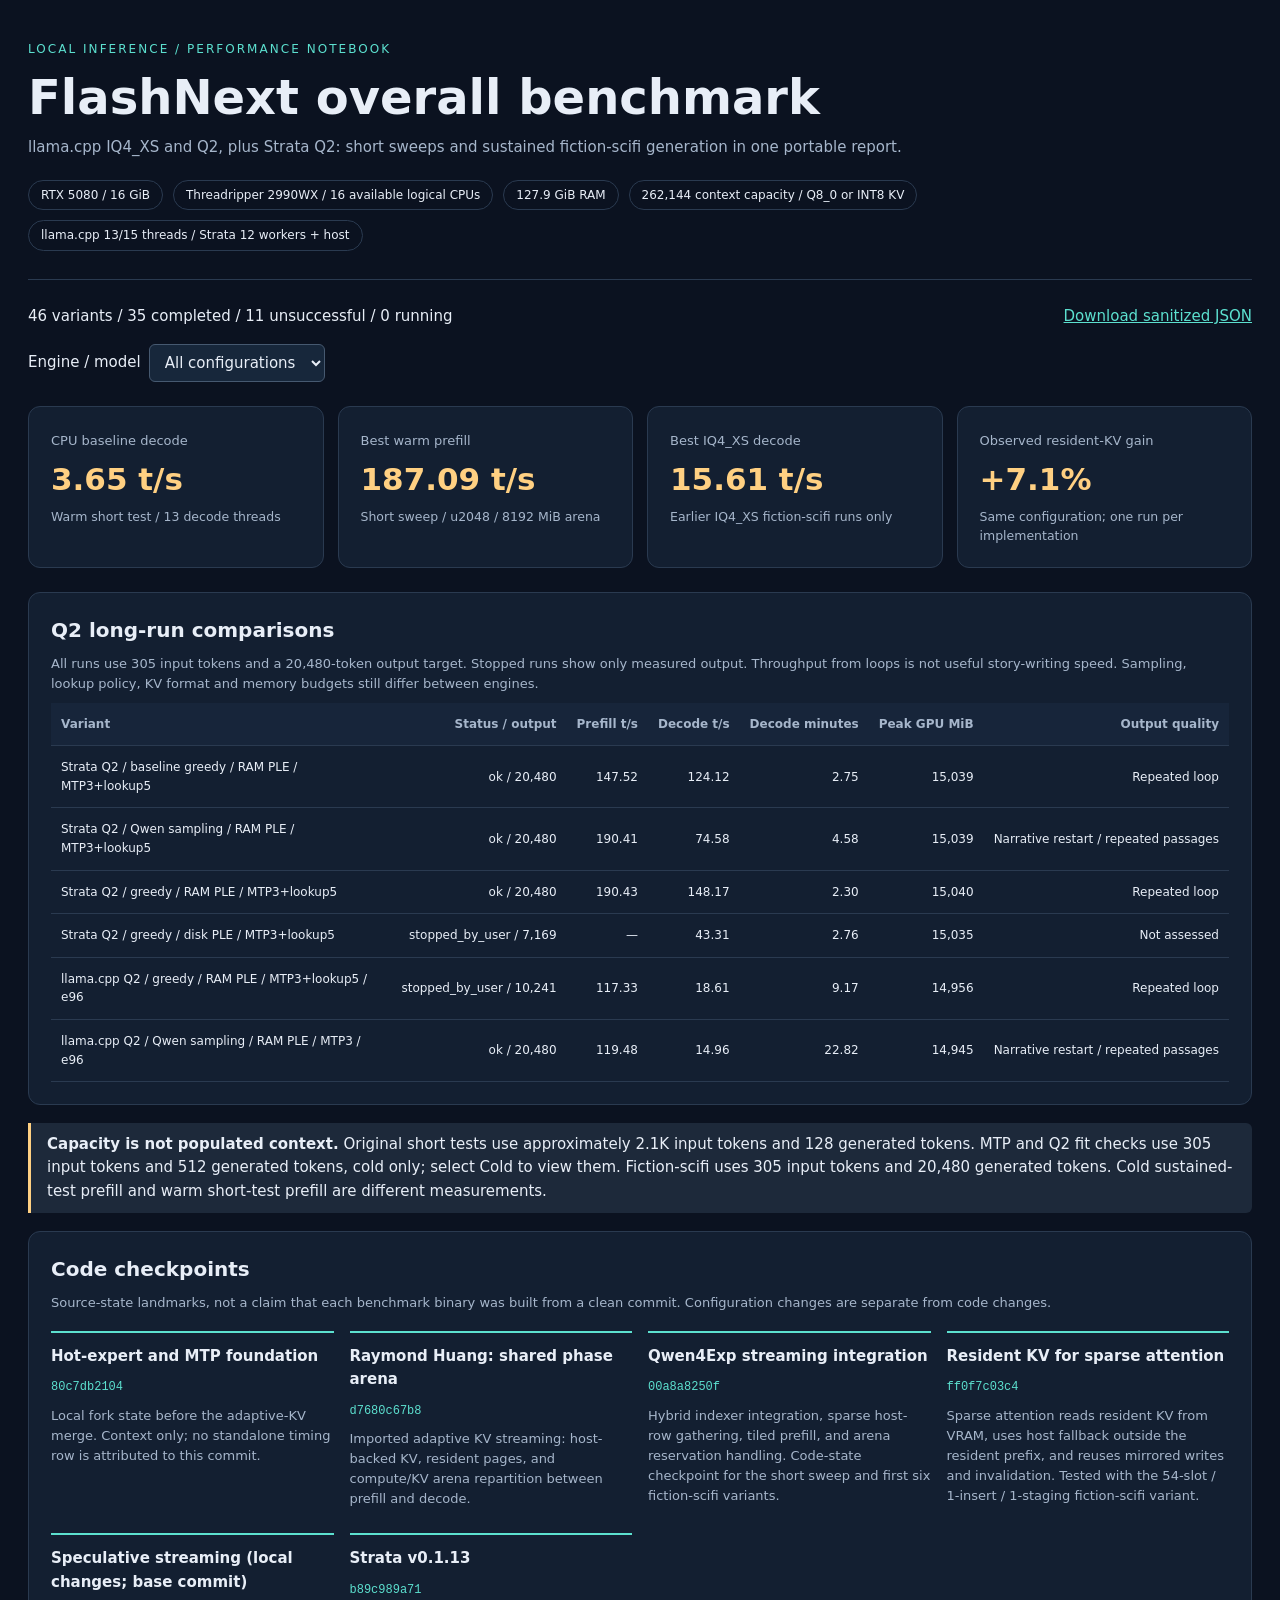
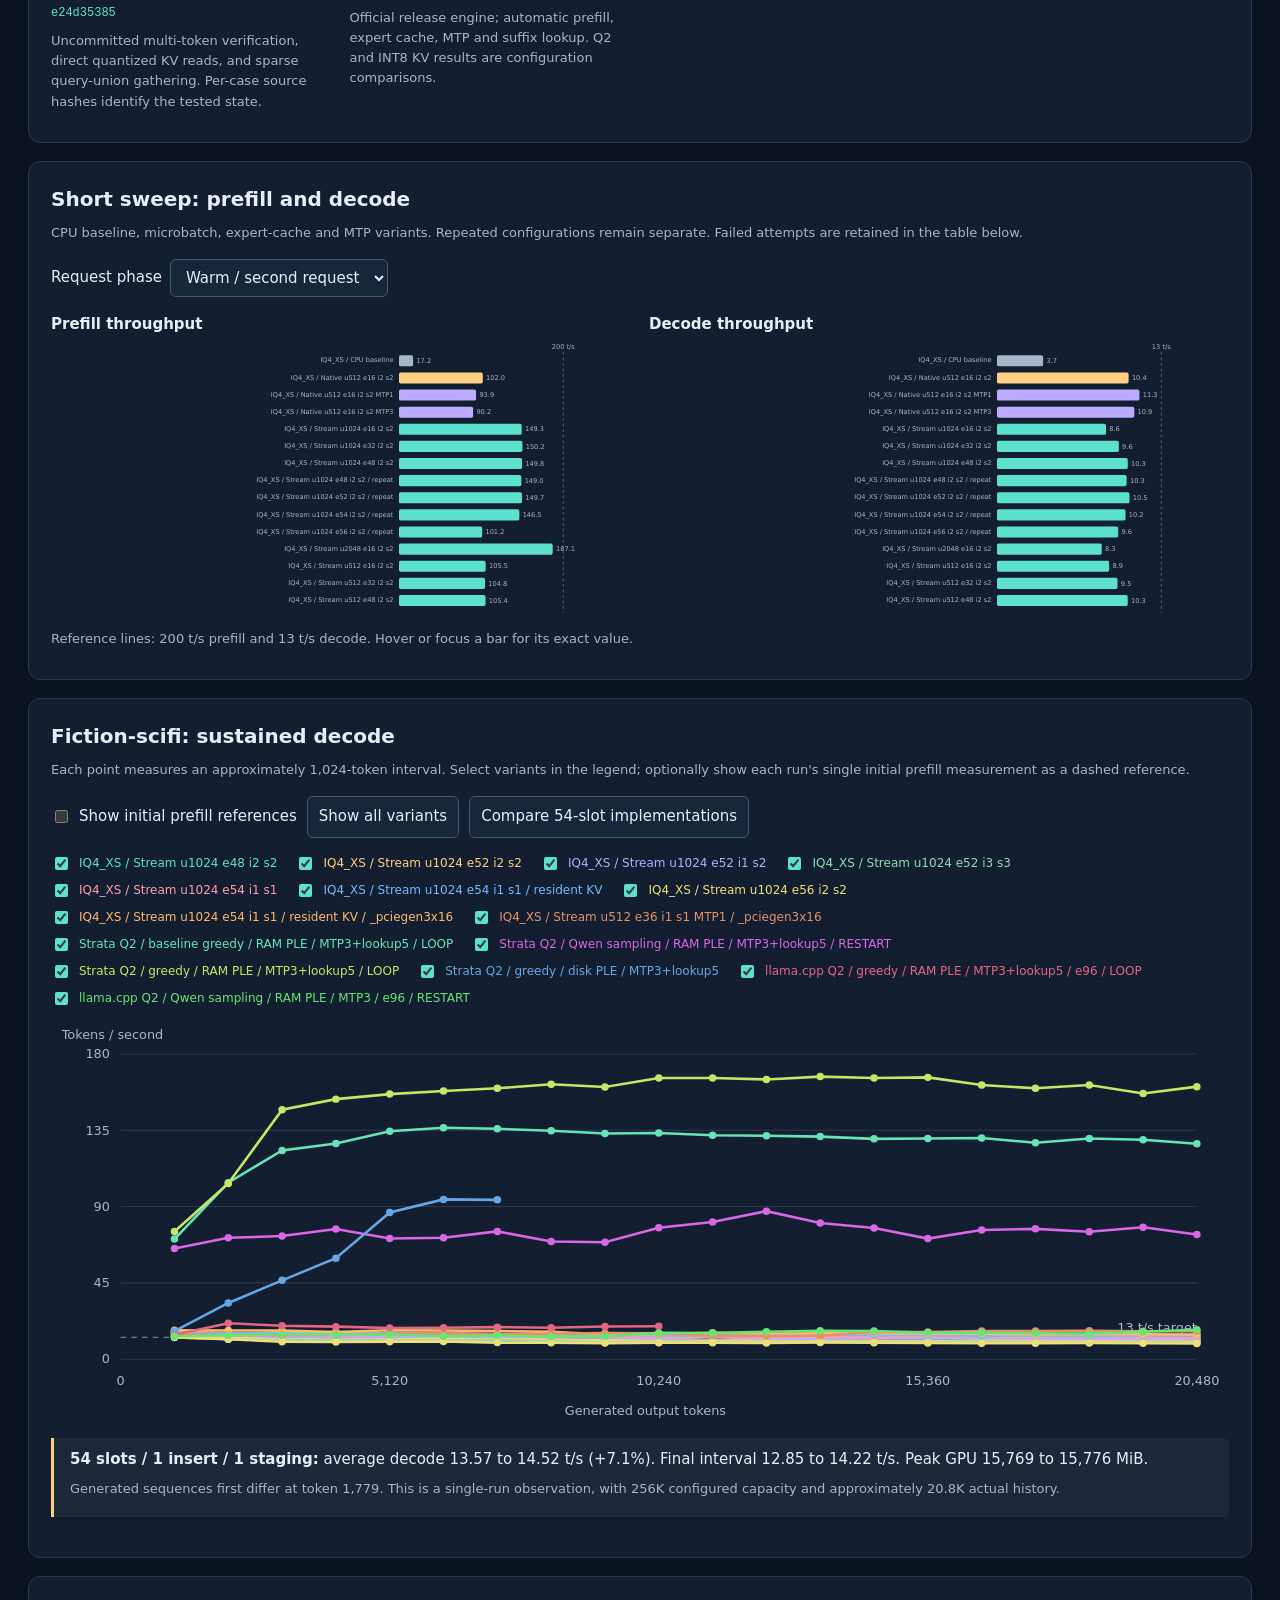
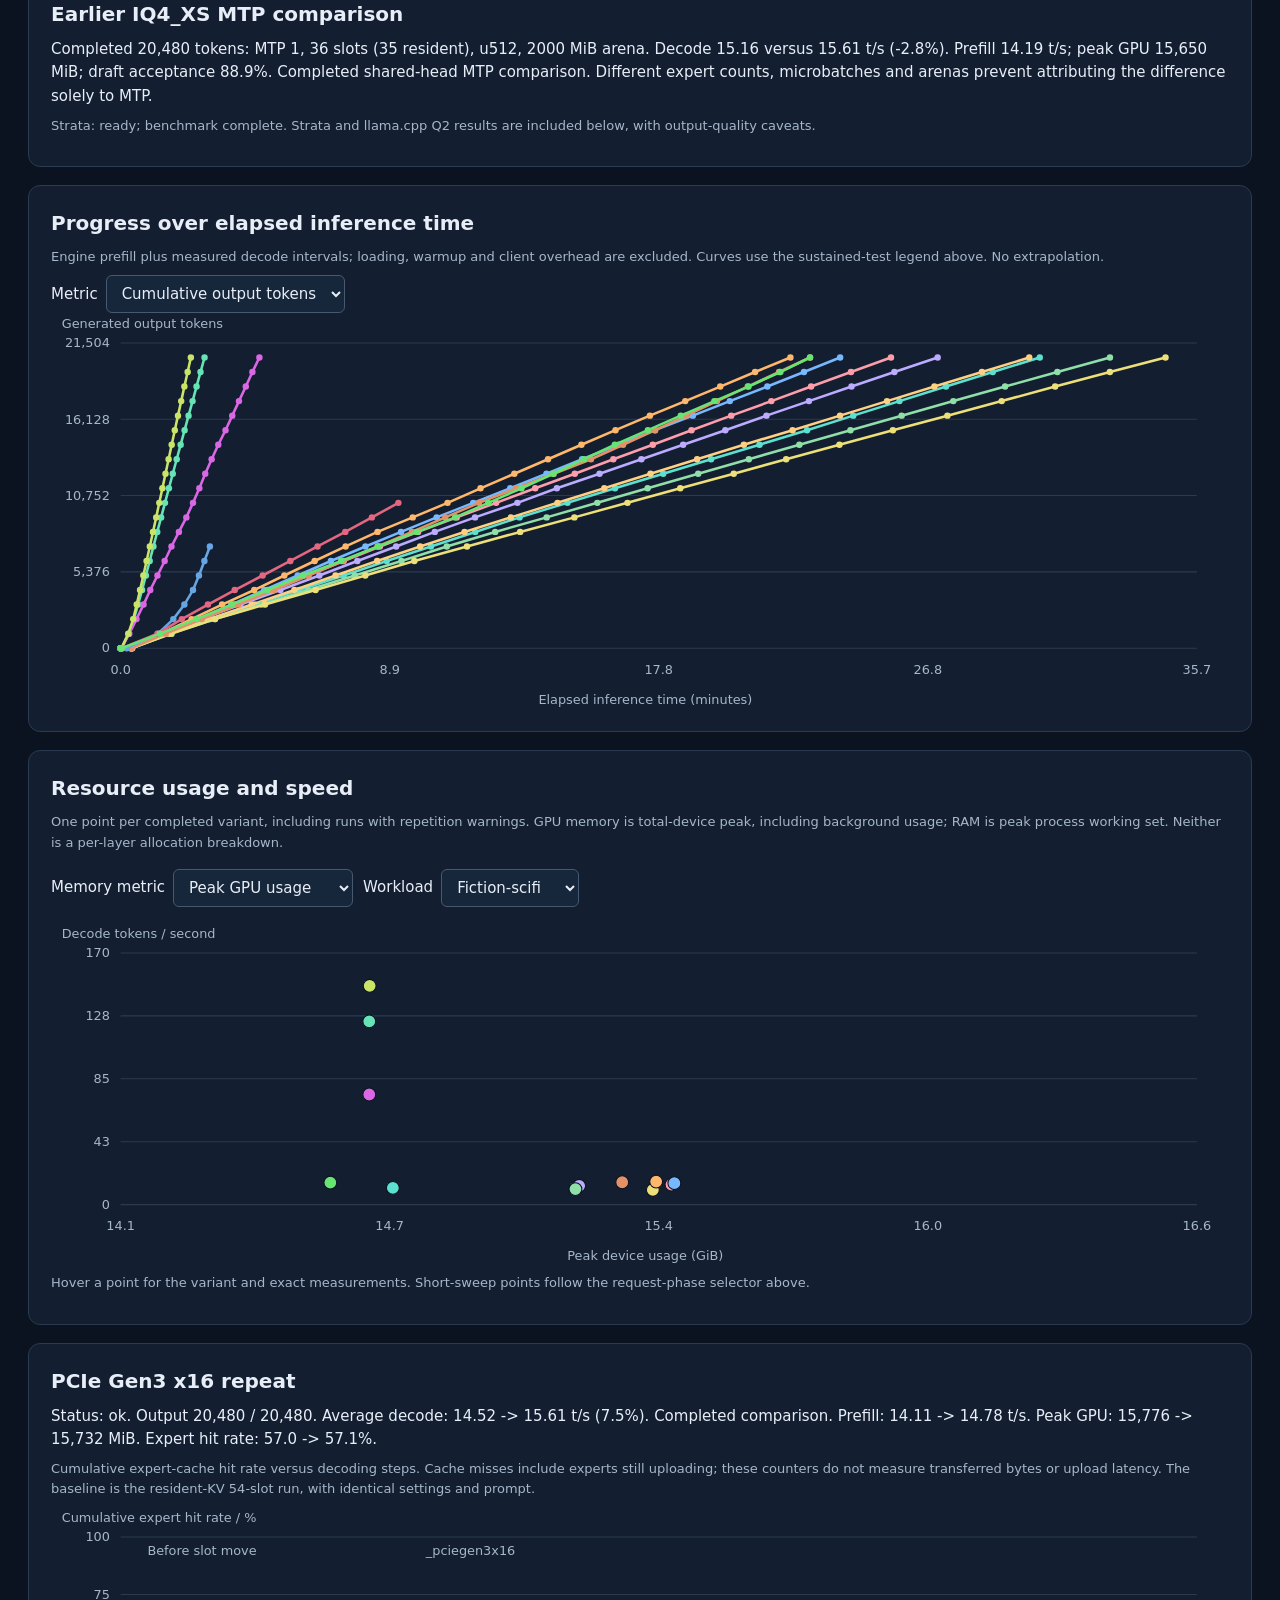
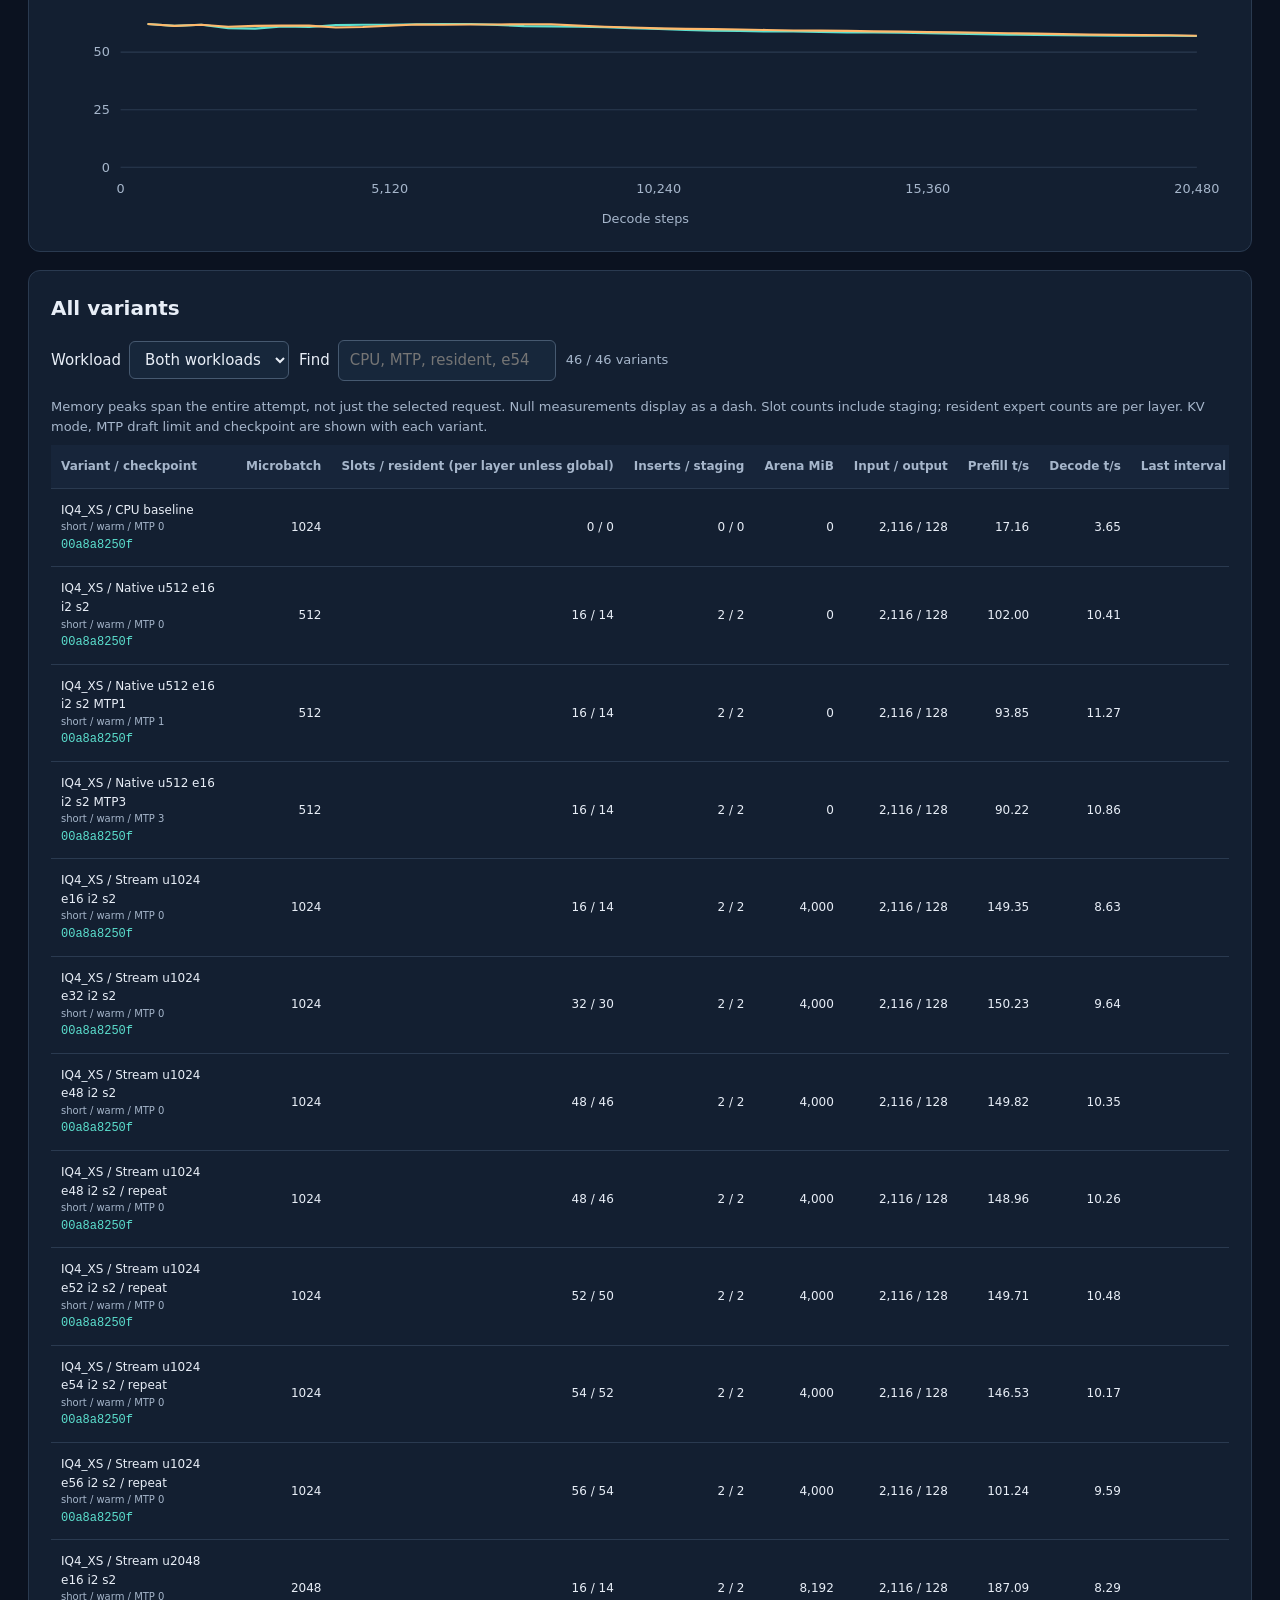
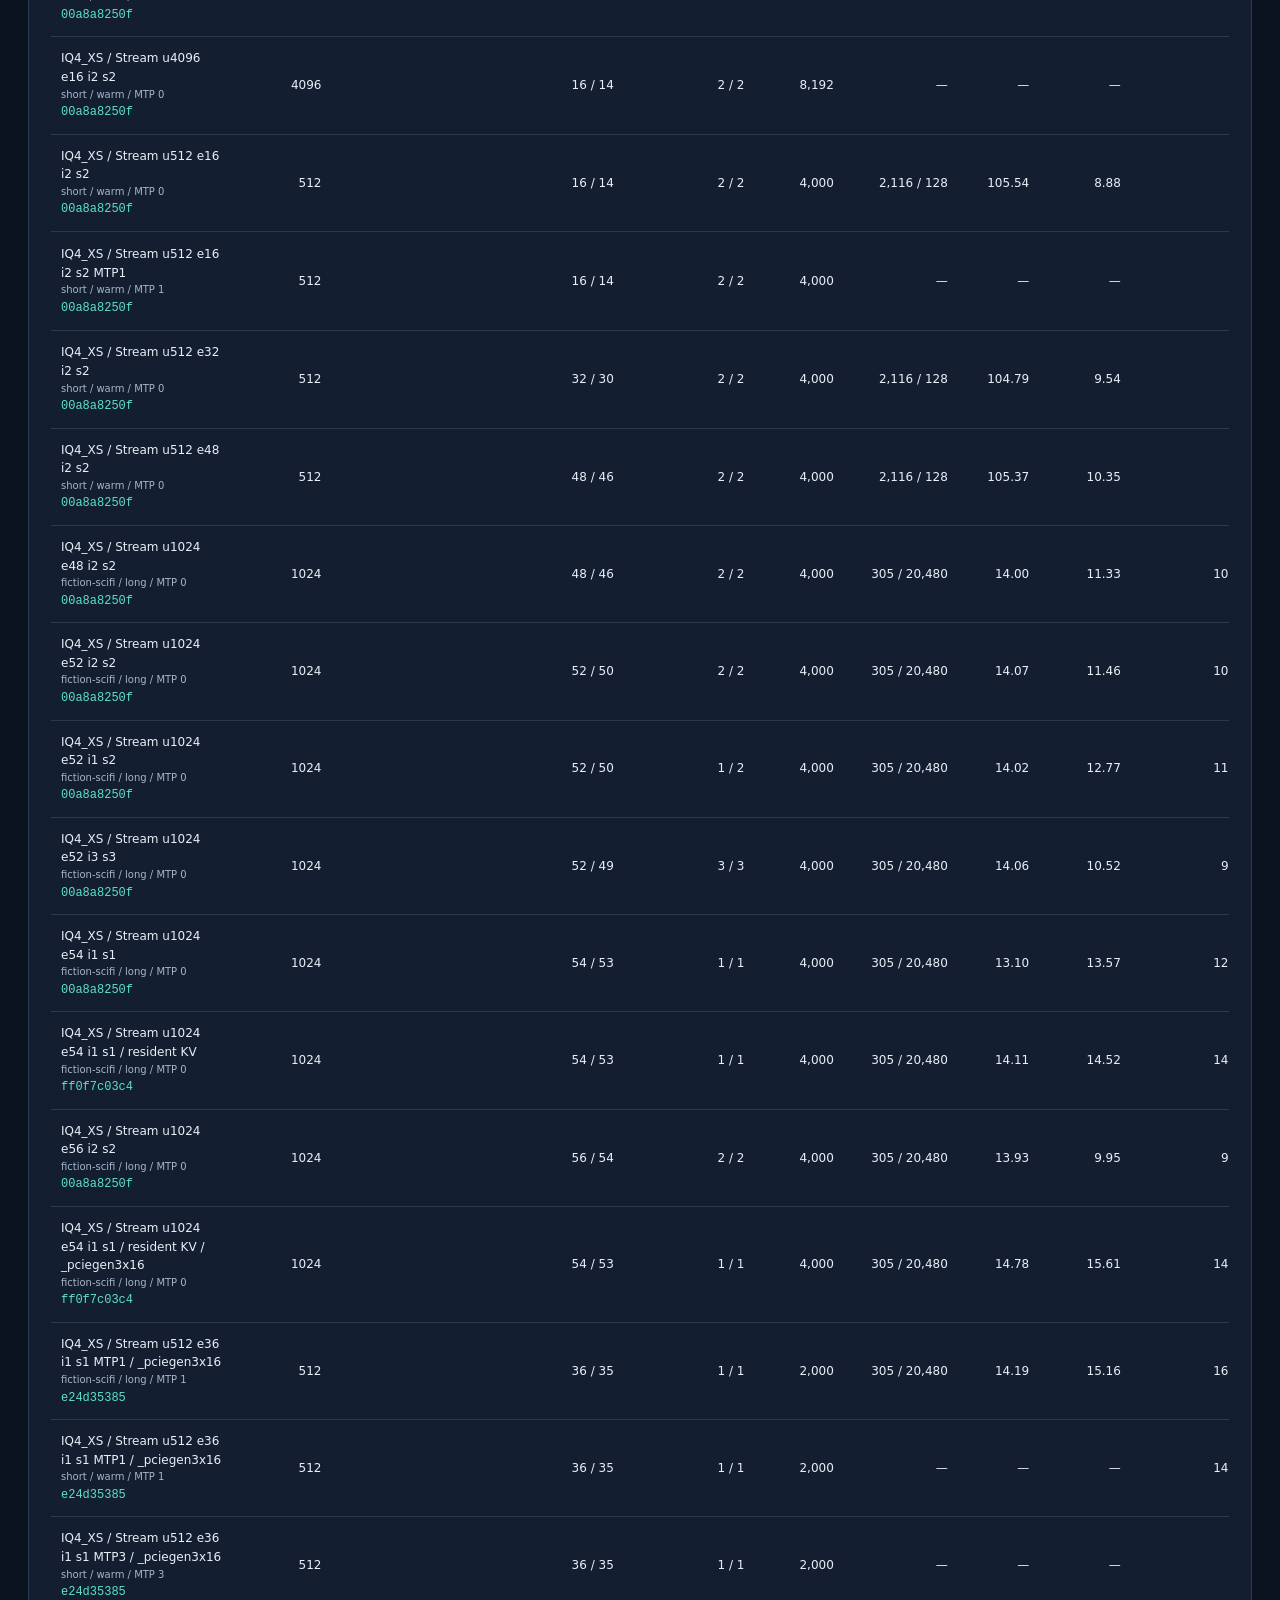
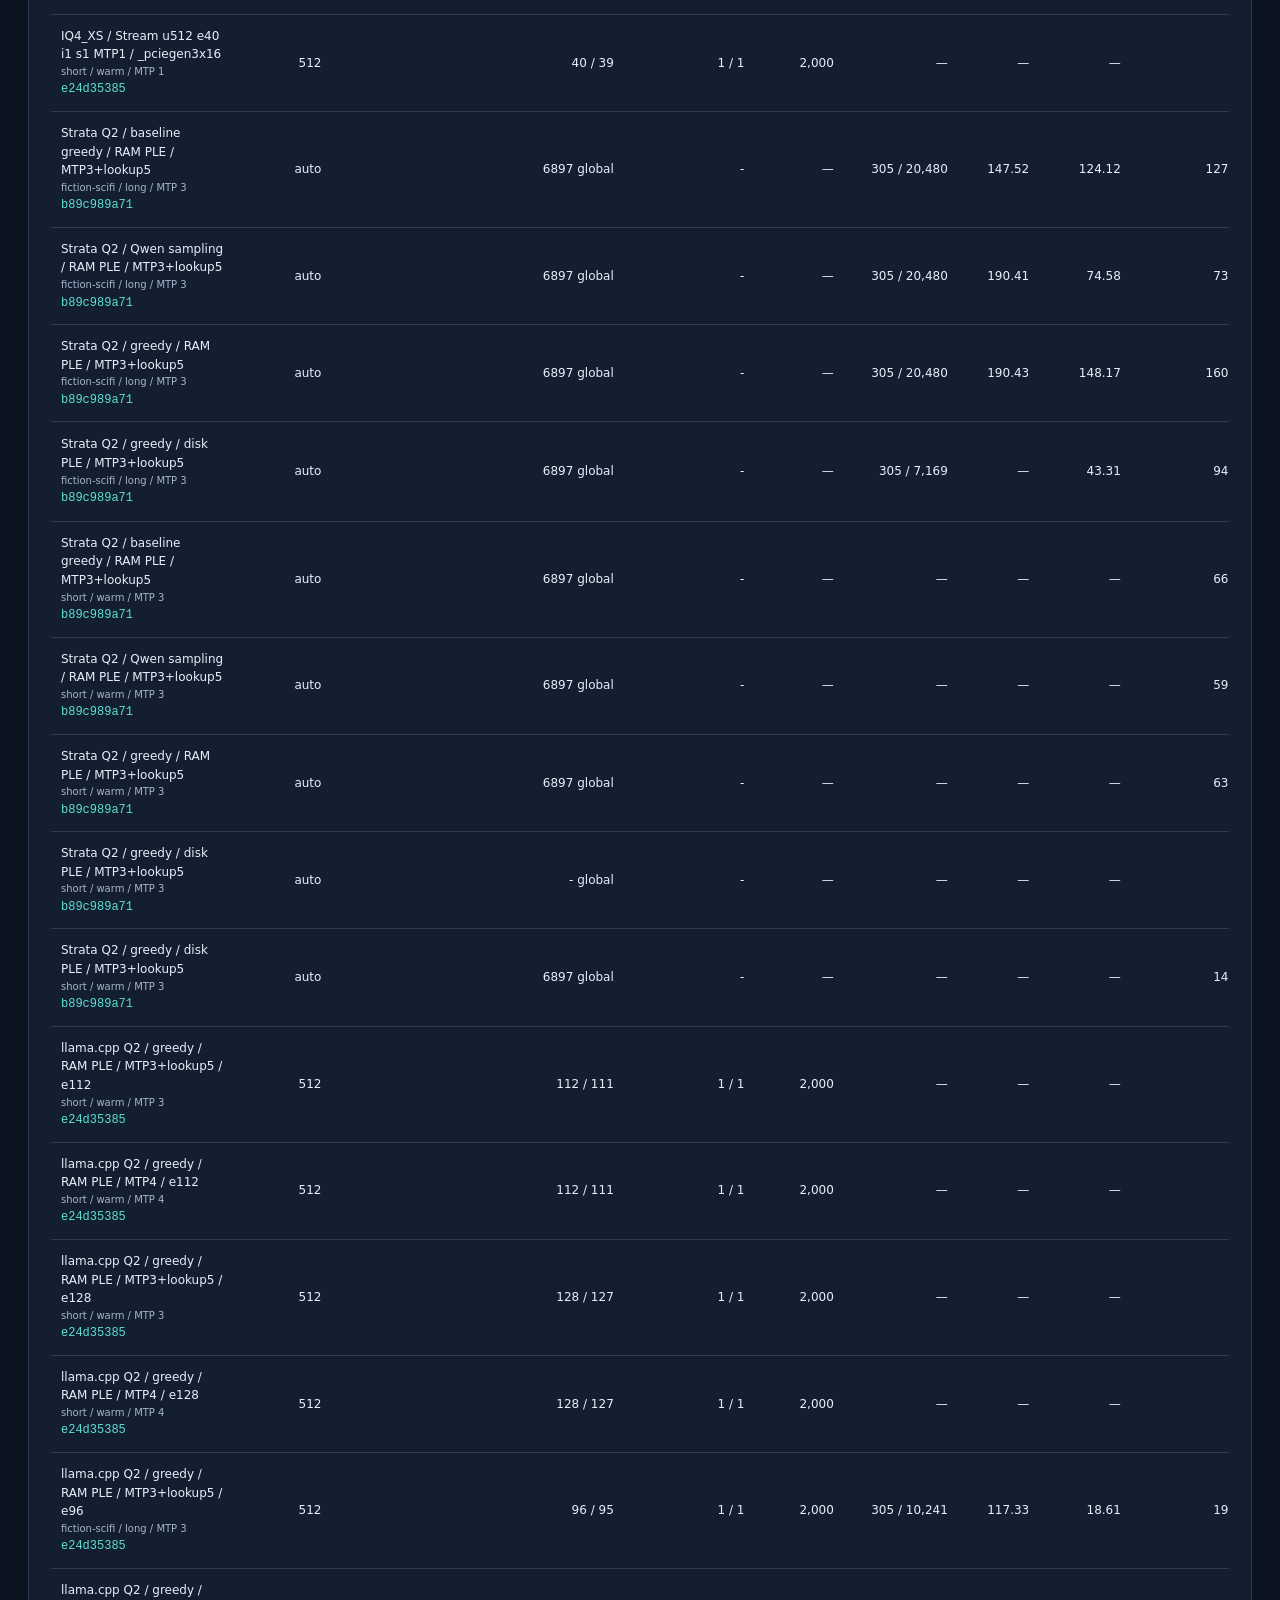
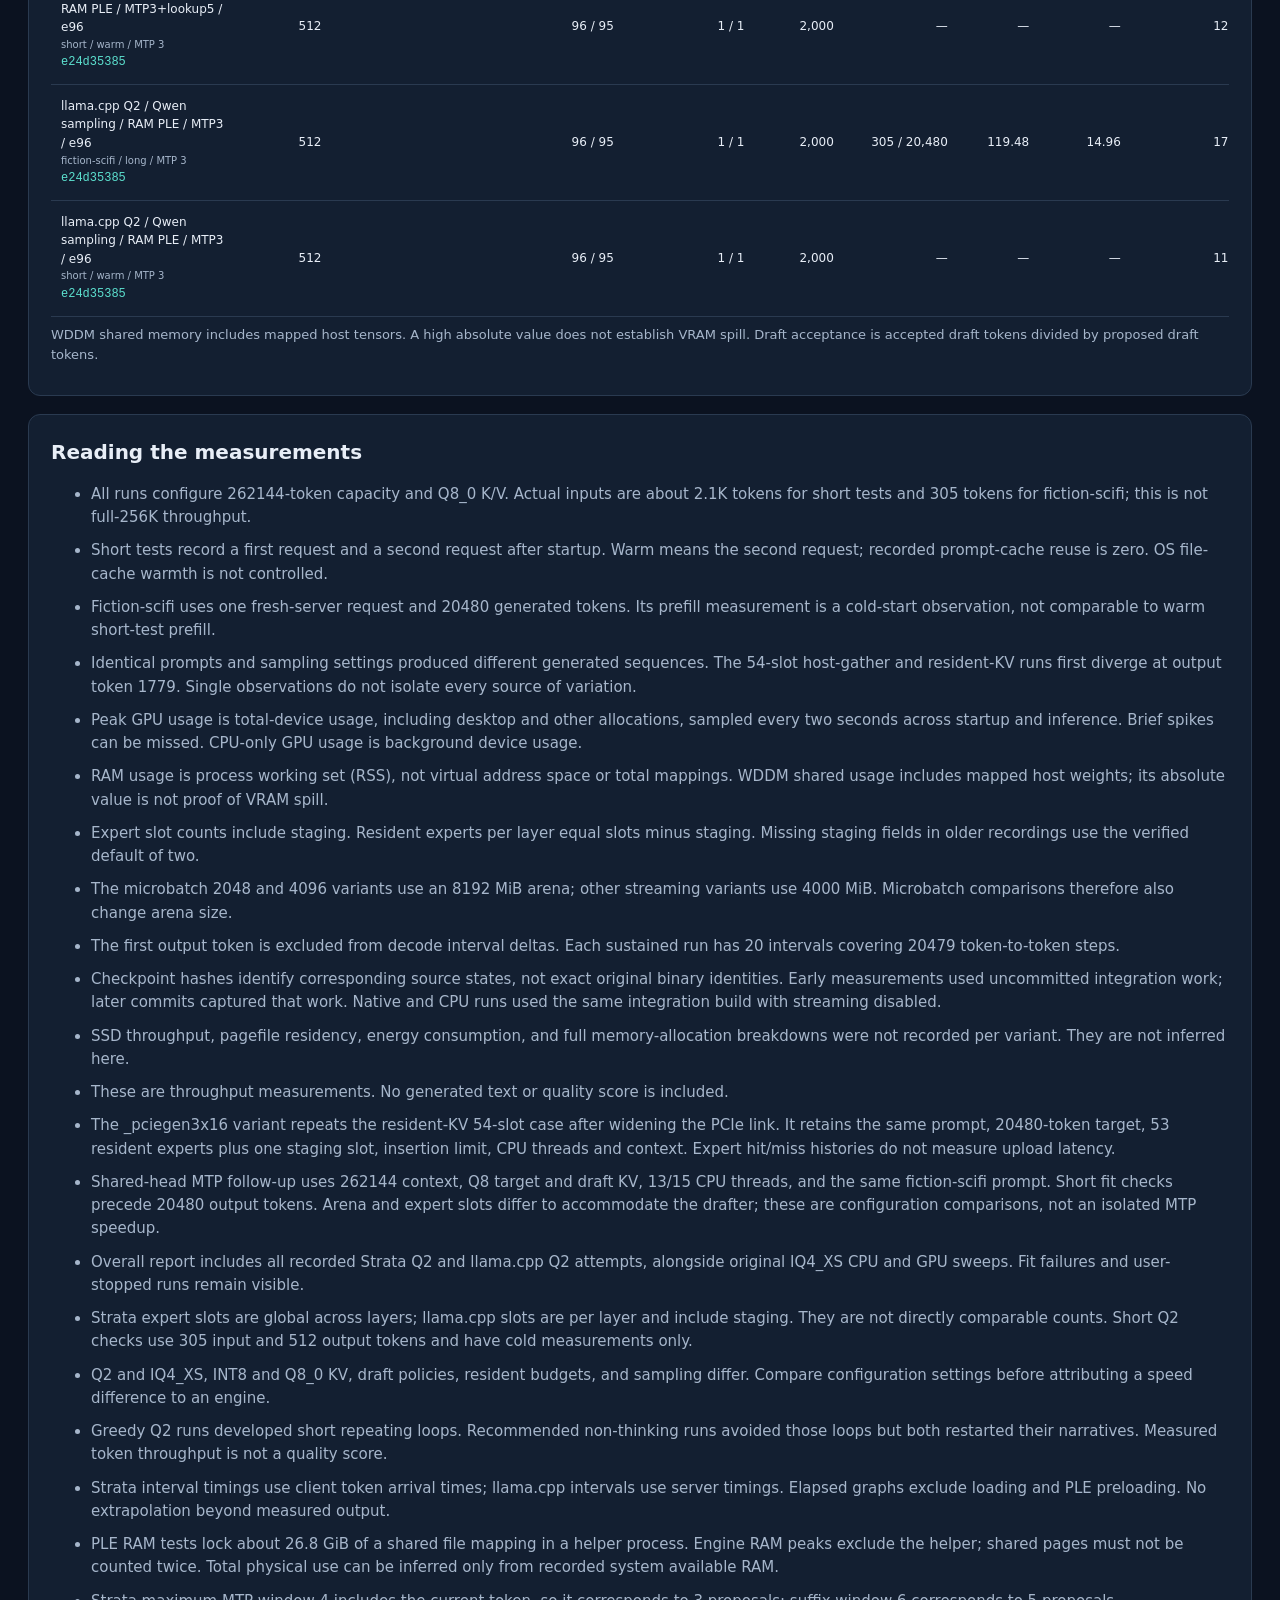
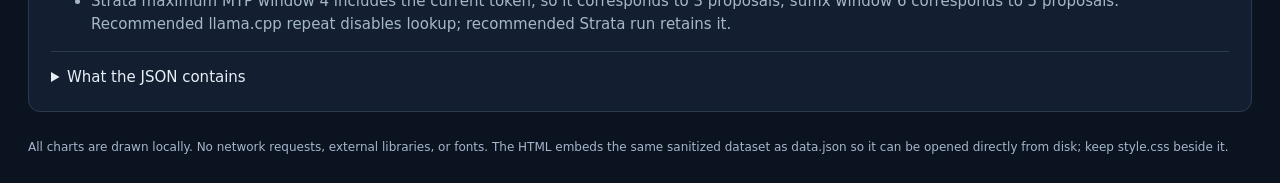
<file: fork-test/index.html>
<!doctype html>
<html lang="en"><head><meta charset="utf-8"><meta name="viewport" content="width=device-width,initial-scale=1"><title>FlashNext | Overall benchmark</title><link rel="stylesheet" href="style.css"></head>
<body><main>
<header><div class="eyebrow">Local inference / performance notebook</div><h1>FlashNext overall benchmark</h1><p class="muted">llama.cpp IQ4_XS and Q2, plus Strata Q2: short sweeps and sustained fiction-scifi generation in one portable report.</p><div class="pills"><span class="pill">RTX 5080 / 16 GiB</span><span class="pill">Threadripper 2990WX / 16 available logical CPUs</span><span class="pill">127.9 GiB RAM</span><span class="pill">262,144 context capacity / Q8_0 or INT8 KV</span><span class="pill">llama.cpp 13/15 threads / Strata 12 workers + host</span></div></header>
<div class="statline"><span id="counts"></span><a href="data.json" download>Download sanitized JSON</a></div>
<div class="toolbar"><label>Engine / model <select id="engineGroup"><option value="all">All configurations</option><option value="llama-iq4">llama.cpp IQ4_XS</option><option value="llama-q2">llama.cpp Q2</option><option value="strata-q2">Strata Q2</option></select></label></div><div class="cards" id="cards"></div><section class="panel"><h2>Q2 long-run comparisons</h2><p class="caption">All runs use 305 input tokens and a 20,480-token output target. Stopped runs show only measured output. Throughput from loops is not useful story-writing speed. Sampling, lookup policy, KV format and memory budgets still differ between engines.</p><div class="table-wrap"><table><thead><tr><th>Variant</th><th>Status / output</th><th>Prefill t/s</th><th>Decode t/s</th><th>Decode minutes</th><th>Peak GPU MiB</th><th>Output quality</th></tr></thead><tbody id="q2Rows"></tbody></table></div></section>
<div class="note"><strong>Capacity is not populated context.</strong> Original short tests use approximately 2.1K input tokens and 128 generated tokens. MTP and Q2 fit checks use 305 input tokens and 512 generated tokens, cold only; select Cold to view them. Fiction-scifi uses 305 input tokens and 20,480 generated tokens. Cold sustained-test prefill and warm short-test prefill are different measurements.</div>
<section class="panel"><h2>Code checkpoints</h2><p class="caption">Source-state landmarks, not a claim that each benchmark binary was built from a clean commit. Configuration changes are separate from code changes.</p><div class="checkpoint-grid" id="checkpoints"></div></section>
<section class="panel"><h2>Short sweep: prefill and decode</h2><p class="caption">CPU baseline, microbatch, expert-cache and MTP variants. Repeated configurations remain separate. Failed attempts are retained in the table below.</p><div class="toolbar"><label>Request phase <select id="phase"><option value="warm">Warm / second request</option><option value="cold">Cold / first request</option></select></label></div><div class="grid"><div><h3>Prefill throughput</h3><svg id="prefill" class="chart" role="img" aria-label="Short-test prefill throughput"></svg></div><div><h3>Decode throughput</h3><svg id="decode" class="chart" role="img" aria-label="Short-test decode throughput"></svg></div></div><p class="caption">Reference lines: 200 t/s prefill and 13 t/s decode. Hover or focus a bar for its exact value.</p></section>
<section class="panel"><h2>Fiction-scifi: sustained decode</h2><p class="caption">Each point measures an approximately 1,024-token interval. Select variants in the legend; optionally show each run's single initial prefill measurement as a dashed reference.</p><div class="toolbar"><label><input type="checkbox" id="prefillRefs">Show initial prefill references</label><button id="allCurves">Show all variants</button><button id="compareCurves">Compare 54-slot implementations</button></div><div class="legend" id="legend"></div><svg id="sustained" class="chart" viewBox="0 0 1100 370" role="img" aria-label="Decode speed versus generated output tokens"></svg><div class="note" id="improvement"></div></section>
<section class="panel"><h2>Earlier IQ4_XS MTP comparison</h2><p id="mtpSummary"></p><p id="strataStatus" class="caption"></p></section><section class="panel"><h2>Progress over elapsed inference time</h2><p class="caption">Engine prefill plus measured decode intervals; loading, warmup and client overhead are excluded. Curves use the sustained-test legend above. No extrapolation.</p><label>Metric <select id="timeMetric"><option value="tokens">Cumulative output tokens</option><option value="speed">Interval decode speed</option></select></label><svg id="timePlot" class="chart" role="img" aria-label="Progress over elapsed inference time"></svg></section><section class="panel"><h2>Resource usage and speed</h2><p class="caption">One point per completed variant, including runs with repetition warnings. GPU memory is total-device peak, including background usage; RAM is peak process working set. Neither is a per-layer allocation breakdown.</p><div class="toolbar"><label>Memory metric <select id="memory"><option value="peak_gpu_used_mib">Peak GPU usage</option><option value="peak_process_rss_mib">Peak process RAM</option></select></label><label>Workload <select id="memorySuite"><option value="fiction-scifi">Fiction-scifi</option><option value="short">Short sweep</option></select></label></div><svg id="resources" class="chart" viewBox="0 0 1100 320" role="img" aria-label="Peak memory versus decode speed"></svg><p class="caption">Hover a point for the variant and exact measurements. Short-sweep points follow the request-phase selector above.</p></section>
<section class="panel"><h2>PCIe Gen3 x16 repeat</h2><div id="pcieSummary"></div><p class="caption">Cumulative expert-cache hit rate versus decoding steps. Cache misses include experts still uploading; these counters do not measure transferred bytes or upload latency. The baseline is the resident-KV 54-slot run, with identical settings and prompt.</p><svg id="expertHistory" class="chart" role="img" aria-label="Expert cache hit rate before and after PCIe slot change"></svg></section><section class="panel"><h2>All variants</h2><div class="toolbar"><label>Workload <select id="suite"><option value="all">Both workloads</option><option value="short">Short sweep</option><option value="fiction-scifi">Fiction-scifi</option></select></label><label>Find <input id="search" type="search" placeholder="CPU, MTP, resident, e54..."></label><span id="visibleCount" class="caption"></span></div><p class="caption">Memory peaks span the entire attempt, not just the selected request. Null measurements display as a dash. Slot counts include staging; resident expert counts are per layer. KV mode, MTP draft limit and checkpoint are shown with each variant.</p><div class="table-wrap"><table><thead><tr><th>Variant / checkpoint</th><th>Microbatch</th><th>Slots / resident (per layer unless global)</th><th>Inserts / staging</th><th>Arena MiB</th><th>Input / output</th><th>Prefill t/s</th><th>Decode t/s</th><th>Last interval t/s</th><th>Peak GPU GiB</th><th>Peak RAM GiB</th><th>Steady shared GiB</th><th>Expert hit %</th><th>Draft accepted %</th><th>Sampling / draft / PLE / KV</th><th>Output quality</th><th>Status</th></tr></thead><tbody id="rows"></tbody></table></div><p class="caption">WDDM shared memory includes mapped host tensors. A high absolute value does not establish VRAM spill. Draft acceptance is accepted draft tokens divided by proposed draft tokens.</p></section>
<section class="panel"><h2>Reading the measurements</h2><ul id="notes"></ul><details><summary>What the JSON contains</summary><p class="caption">Hardware and source checkpoints; every recorded variant's numeric configuration; cold, warm and sustained timing summaries; peak and phase-level memory usage; expert-cache and MTP counts; and sustained decode intervals. No commands, filesystem paths, logs, prompts, model output, or raw event streams are included.</p></details></section>
<footer>All charts are drawn locally. No network requests, external libraries, or fonts. The HTML embeds the same sanitized dataset as data.json so it can be opened directly from disk; keep style.css beside it.</footer>
</main><script id="data" type="application/json">{"schema_version": 1, "title": "FlashNext overall inference benchmark", "hardware": {"gpu": "NVIDIA GeForce RTX 5080", "gpu_vram_gib": 16, "cpu": "AMD Ryzen Threadripper 2990WX", "available_logical_cpus": 16, "ram_gib": 127.9, "os": "Windows", "model": "Qwen3.8-Flash-Next-176B-A6B", "weights": "IQ4_XS", "mtp_weights": "Q8_0"}, "checkpoints": [{"id": "foundation", "title": "Hot-expert and MTP foundation", "hash": "80c7db2104d93b93b64ff20a397bcbacc2929a36", "detail": "Local fork state before the adaptive-KV merge. Context only; no standalone timing row is attributed to this commit."}, {"id": "raymond", "title": "Raymond Huang: shared phase arena", "hash": "d7680c67b89f7cd4e3069b4bc2f26747aa588e3d", "detail": "Imported adaptive KV streaming: host-backed KV, resident pages, and compute/KV arena repartition between prefill and decode."}, {"id": "integration", "title": "Qwen4Exp streaming integration", "hash": "00a8a8250fc1d2af89a8478211733c8d79d97923", "detail": "Hybrid indexer integration, sparse host-row gathering, tiled prefill, and arena reservation handling. Code-state checkpoint for the short sweep and first six fiction-scifi variants."}, {"id": "resident", "title": "Resident KV for sparse attention", "hash": "ff0f7c03c471f61607aa1af47ab1b46b4d673af5", "detail": "Sparse attention reads resident KV from VRAM, uses host fallback outside the resident prefix, and reuses mirrored writes and invalidation. Tested with the 54-slot / 1-insert / 1-staging fiction-scifi variant."}, {"id": "specstream-local", "title": "Speculative streaming (local changes; base commit)", "hash": "e24d35385", "detail": "Uncommitted multi-token verification, direct quantized KV reads, and sparse query-union gathering. Per-case source hashes identify the tested state."}, {"id": "strata-v0.1.13", "title": "Strata v0.1.13", "hash": "b89c989a7155e984e544ddd90d1038dda7da9e3d", "detail": "Official release engine; automatic prefill, expert cache, MTP and suffix lookup. Q2 and INT8 KV results are configuration comparisons."}], "notes": ["All runs configure 262144-token capacity and Q8_0 K/V. Actual inputs are about 2.1K tokens for short tests and 305 tokens for fiction-scifi; this is not full-256K throughput.", "Short tests record a first request and a second request after startup. Warm means the second request; recorded prompt-cache reuse is zero. OS file-cache warmth is not controlled.", "Fiction-scifi uses one fresh-server request and 20480 generated tokens. Its prefill measurement is a cold-start observation, not comparable to warm short-test prefill.", "Identical prompts and sampling settings produced different generated sequences. The 54-slot host-gather and resident-KV runs first diverge at output token 1779. Single observations do not isolate every source of variation.", "Peak GPU usage is total-device usage, including desktop and other allocations, sampled every two seconds across startup and inference. Brief spikes can be missed. CPU-only GPU usage is background device usage.", "RAM usage is process working set (RSS), not virtual address space or total mappings. WDDM shared usage includes mapped host weights; its absolute value is not proof of VRAM spill.", "Expert slot counts include staging. Resident experts per layer equal slots minus staging. Missing staging fields in older recordings use the verified default of two.", "The microbatch 2048 and 4096 variants use an 8192 MiB arena; other streaming variants use 4000 MiB. Microbatch comparisons therefore also change arena size.", "The first output token is excluded from decode interval deltas. Each sustained run has 20 intervals covering 20479 token-to-token steps.", "Checkpoint hashes identify corresponding source states, not exact original binary identities. Early measurements used uncommitted integration work; later commits captured that work. Native and CPU runs used the same integration build with streaming disabled.", "SSD throughput, pagefile residency, energy consumption, and full memory-allocation breakdowns were not recorded per variant. They are not inferred here.", "These are throughput measurements. No generated text or quality score is included.", "The _pciegen3x16 variant repeats the resident-KV 54-slot case after widening the PCIe link. It retains the same prompt, 20480-token target, 53 resident experts plus one staging slot, insertion limit, CPU threads and context. Expert hit/miss histories do not measure upload latency.", "Shared-head MTP follow-up uses 262144 context, Q8 target and draft KV, 13/15 CPU threads, and the same fiction-scifi prompt. Short fit checks precede 20480 output tokens. Arena and expert slots differ to accommodate the drafter; these are configuration comparisons, not an isolated MTP speedup.", "Overall report includes all recorded Strata Q2 and llama.cpp Q2 attempts, alongside original IQ4_XS CPU and GPU sweeps. Fit failures and user-stopped runs remain visible.", "Strata expert slots are global across layers; llama.cpp slots are per layer and include staging. They are not directly comparable counts. Short Q2 checks use 305 input and 512 output tokens and have cold measurements only.", "Q2 and IQ4_XS, INT8 and Q8_0 KV, draft policies, resident budgets, and sampling differ. Compare configuration settings before attributing a speed difference to an engine.", "Greedy Q2 runs developed short repeating loops. Recommended non-thinking runs avoided those loops but both restarted their narratives. Measured token throughput is not a quality score.", "Strata interval timings use client token arrival times; llama.cpp intervals use server timings. Elapsed graphs exclude loading and PLE preloading. No extrapolation beyond measured output.", "PLE RAM tests lock about 26.8 GiB of a shared file mapping in a helper process. Engine RAM peaks exclude the helper; shared pages must not be counted twice. Total physical use can be inferred only from recorded system available RAM.", "Strata maximum MTP window 4 includes the current token, so it corresponds to 3 proposals; suffix window 6 corresponds to 5 proposals. Recommended llama.cpp repeat disables lookup; recommended Strata run retains it."], "cases": [{"id": "cpu-u1024", "suite": "short", "status": "ok", "checkpoint": "integration", "config": {"context": 262144, "cache_k": "q8_0", "cache_v": "q8_0", "microbatch": 1024, "batch": 8138, "expert_slots": 0, "expert_inserts": 2, "arena_mib": 0, "mtp_tokens": 0, "cpu_only": true, "threads": 13, "threads_batch": 15, "checkpoints": 32, "kv_mode": "cpu", "expert_staging": 0, "resident_experts": 0, "sparse_resident_kv": false, "engine_family": "llama.cpp", "model_quantization": "IQ4_XS"}, "measurements": [{"phase": "cold", "cache_n": 0, "prompt_n": 2117, "prompt_ms": 123128.03, "prompt_per_second": 17.193485512600176, "predicted_n": 128, "predicted_ms": 35592.759, "predicted_per_second": 3.568141486306246}, {"phase": "warm", "cache_n": 0, "prompt_n": 2116, "prompt_ms": 123329.269, "prompt_per_second": 17.157322160078643, "predicted_n": 128, "predicted_ms": 34775.592, "predicted_per_second": 3.651986715280074}], "usage": {"peak_gpu_used_mib": 631, "peak_process_rss_mib": 79520.2, "peak_wddm_dedicated_mib": null, "peak_wddm_shared_mib": null, "memory_sampling_seconds": 2, "startup_seconds": 29.59, "elapsed_seconds": 351.16, "memory_samples": 168, "minimum_system_available_ram_mib": 43139.2, "steady_wddm_shared_mib": null, "phase_peaks": {"cold": {"gpu_used_mib": 631, "process_rss_mib": 76624.6}, "startup": {"gpu_used_mib": 629, "process_rss_mib": 47568.0}, "warm": {"gpu_used_mib": 631, "process_rss_mib": 79520.2}}}, "expert_cache": null, "decode_intervals": [], "group": "llama-iq4"}, {"id": "native-u512-e16-mtp0", "suite": "short", "status": "ok", "checkpoint": "integration", "config": {"context": 262144, "cache_k": "q8_0", "cache_v": "q8_0", "microbatch": 512, "batch": 8138, "expert_slots": 16, "expert_inserts": 2, "arena_mib": 0, "mtp_tokens": 0, "cpu_only": false, "threads": 13, "threads_batch": 15, "checkpoints": 32, "kv_mode": "native", "expert_staging": 2, "resident_experts": 14, "sparse_resident_kv": false, "engine_family": "llama.cpp", "model_quantization": "IQ4_XS"}, "measurements": [{"phase": "cold", "cache_n": 0, "prompt_n": 2117, "prompt_ms": 37198.232, "prompt_per_second": 56.91130696749243, "predicted_n": 128, "predicted_ms": 12232.739, "predicted_per_second": 10.381975778278274}, {"phase": "warm", "cache_n": 0, "prompt_n": 2116, "prompt_ms": 20745.658, "prompt_per_second": 101.9972468455809, "predicted_n": 128, "predicted_ms": 12195.174, "predicted_per_second": 10.413955553237697}], "usage": {"peak_gpu_used_mib": 12757, "peak_process_rss_mib": 63184.2, "peak_wddm_dedicated_mib": null, "peak_wddm_shared_mib": null, "memory_sampling_seconds": 2, "startup_seconds": 46.75, "elapsed_seconds": 134.02, "memory_samples": 63, "minimum_system_available_ram_mib": 59393.5, "steady_wddm_shared_mib": null, "phase_peaks": {"cold": {"gpu_used_mib": 12755, "process_rss_mib": 62805.5}, "startup": {"gpu_used_mib": 8920, "process_rss_mib": 61611.6}, "warm": {"gpu_used_mib": 12757, "process_rss_mib": 63184.2}}}, "expert_cache": null, "decode_intervals": [], "group": "llama-iq4"}, {"id": "native-u512-e16-mtp1", "suite": "short", "status": "ok", "checkpoint": "integration", "config": {"context": 262144, "cache_k": "q8_0", "cache_v": "q8_0", "microbatch": 512, "batch": 8138, "expert_slots": 16, "expert_inserts": 2, "arena_mib": 0, "mtp_tokens": 1, "cpu_only": false, "threads": 13, "threads_batch": 15, "checkpoints": 32, "kv_mode": "native", "expert_staging": 2, "resident_experts": 14, "sparse_resident_kv": false, "engine_family": "llama.cpp", "model_quantization": "IQ4_XS"}, "measurements": [{"phase": "cold", "cache_n": 0, "prompt_n": 2117, "prompt_ms": 40148.122, "prompt_per_second": 52.72973913947954, "predicted_n": 128, "predicted_ms": 11521.542, "predicted_per_second": 11.022830103817702, "draft_n": 67, "draft_n_accepted": 59}, {"phase": "warm", "cache_n": 0, "prompt_n": 2116, "prompt_ms": 22546.369, "prompt_per_second": 93.85103206640503, "predicted_n": 128, "predicted_ms": 11268.043, "predicted_per_second": 11.270812509323935, "draft_n": 68, "draft_n_accepted": 58}], "usage": {"peak_gpu_used_mib": 15809, "peak_process_rss_mib": 67585.2, "peak_wddm_dedicated_mib": null, "peak_wddm_shared_mib": null, "memory_sampling_seconds": 2, "startup_seconds": 56.64, "elapsed_seconds": 147.66, "memory_samples": 70, "minimum_system_available_ram_mib": 54964.6, "steady_wddm_shared_mib": null, "phase_peaks": {"cold": {"gpu_used_mib": 15807, "process_rss_mib": 67201.2}, "startup": {"gpu_used_mib": 15764, "process_rss_mib": 66118.2}, "warm": {"gpu_used_mib": 15809, "process_rss_mib": 67585.2}}}, "expert_cache": null, "decode_intervals": [], "group": "llama-iq4"}, {"id": "native-u512-e16-mtp3", "suite": "short", "status": "ok", "checkpoint": "integration", "config": {"context": 262144, "cache_k": "q8_0", "cache_v": "q8_0", "microbatch": 512, "batch": 8138, "expert_slots": 16, "expert_inserts": 2, "arena_mib": 0, "mtp_tokens": 3, "cpu_only": false, "threads": 13, "threads_batch": 15, "checkpoints": 32, "kv_mode": "native", "expert_staging": 2, "resident_experts": 14, "sparse_resident_kv": false, "engine_family": "llama.cpp", "model_quantization": "IQ4_XS"}, "measurements": [{"phase": "cold", "cache_n": 0, "prompt_n": 2117, "prompt_ms": 40012.828, "prompt_per_second": 52.90803239401124, "predicted_n": 128, "predicted_ms": 11146.289, "predicted_per_second": 11.393926714083943, "draft_n": 116, "draft_n_accepted": 88}, {"phase": "warm", "cache_n": 0, "prompt_n": 2116, "prompt_ms": 23453.579, "prompt_per_second": 90.22077184893614, "predicted_n": 128, "predicted_ms": 11690.034, "predicted_per_second": 10.863954715615026, "draft_n": 125, "draft_n_accepted": 85}], "usage": {"peak_gpu_used_mib": 15801, "peak_process_rss_mib": 67879.9, "peak_wddm_dedicated_mib": null, "peak_wddm_shared_mib": null, "memory_sampling_seconds": 2, "startup_seconds": 63.78, "elapsed_seconds": 157.52, "memory_samples": 74, "minimum_system_available_ram_mib": 54711.5, "steady_wddm_shared_mib": null, "phase_peaks": {"cold": {"gpu_used_mib": 15801, "process_rss_mib": 67475.3}, "startup": {"gpu_used_mib": 15755, "process_rss_mib": 65899.0}, "warm": {"gpu_used_mib": 15801, "process_rss_mib": 67879.9}}}, "expert_cache": null, "decode_intervals": [], "group": "llama-iq4"}, {"id": "stream-u1024-e16", "suite": "short", "status": "ok", "checkpoint": "integration", "config": {"context": 262144, "cache_k": "q8_0", "cache_v": "q8_0", "microbatch": 1024, "batch": 8138, "expert_slots": 16, "expert_inserts": 2, "arena_mib": 4000, "mtp_tokens": 0, "cpu_only": false, "threads": 13, "threads_batch": 15, "checkpoints": 32, "kv_mode": "streaming", "expert_staging": 2, "resident_experts": 14, "sparse_resident_kv": false, "engine_family": "llama.cpp", "model_quantization": "IQ4_XS"}, "measurements": [{"phase": "cold", "cache_n": 0, "prompt_n": 2117, "prompt_ms": 29776.088, "prompt_per_second": 71.09731808960264, "predicted_n": 128, "predicted_ms": 14364.241, "predicted_per_second": 8.841399973726423}, {"phase": "warm", "cache_n": 0, "prompt_n": 2116, "prompt_ms": 14168.5, "prompt_per_second": 149.34537883332746, "predicted_n": 128, "predicted_ms": 14722.147, "predicted_per_second": 8.626459170663082}], "usage": {"peak_gpu_used_mib": 11668, "peak_process_rss_mib": 66724.3, "peak_wddm_dedicated_mib": null, "peak_wddm_shared_mib": null, "memory_sampling_seconds": 2, "startup_seconds": 49.67, "elapsed_seconds": 128.19, "memory_samples": 60, "minimum_system_available_ram_mib": 55902.4, "steady_wddm_shared_mib": null, "phase_peaks": {"cold": {"gpu_used_mib": 11666, "process_rss_mib": 66288.3}, "startup": {"gpu_used_mib": 11532, "process_rss_mib": 65851.7}, "warm": {"gpu_used_mib": 11668, "process_rss_mib": 66724.3}}}, "expert_cache": null, "decode_intervals": [], "group": "llama-iq4"}, {"id": "stream-u1024-e32", "suite": "short", "status": "ok", "checkpoint": "integration", "config": {"context": 262144, "cache_k": "q8_0", "cache_v": "q8_0", "microbatch": 1024, "batch": 8138, "expert_slots": 32, "expert_inserts": 2, "arena_mib": 4000, "mtp_tokens": 0, "cpu_only": false, "threads": 13, "threads_batch": 15, "checkpoints": 32, "kv_mode": "streaming", "expert_staging": 2, "resident_experts": 30, "sparse_resident_kv": false, "engine_family": "llama.cpp", "model_quantization": "IQ4_XS"}, "measurements": [{"phase": "cold", "cache_n": 0, "prompt_n": 2117, "prompt_ms": 29675.725, "prompt_per_second": 71.33776849596767, "predicted_n": 128, "predicted_ms": 13719.069, "predicted_per_second": 9.257187933087879}, {"phase": "warm", "cache_n": 0, "prompt_n": 2116, "prompt_ms": 14085.149, "prompt_per_second": 150.22915270544885, "predicted_n": 128, "predicted_ms": 13173.091, "predicted_per_second": 9.6408656100531}], "usage": {"peak_gpu_used_mib": 13443, "peak_process_rss_mib": 66774.8, "peak_wddm_dedicated_mib": null, "peak_wddm_shared_mib": null, "memory_sampling_seconds": 2, "startup_seconds": 59.94, "elapsed_seconds": 138.44, "memory_samples": 64, "minimum_system_available_ram_mib": 55804.4, "steady_wddm_shared_mib": null, "phase_peaks": {"cold": {"gpu_used_mib": 13443, "process_rss_mib": 66288.6}, "startup": {"gpu_used_mib": 13306, "process_rss_mib": 65852.7}, "warm": {"gpu_used_mib": 13442, "process_rss_mib": 66774.8}}}, "expert_cache": null, "decode_intervals": [], "group": "llama-iq4"}, {"id": "stream-u1024-e48", "suite": "short", "status": "ok", "checkpoint": "integration", "config": {"context": 262144, "cache_k": "q8_0", "cache_v": "q8_0", "microbatch": 1024, "batch": 8138, "expert_slots": 48, "expert_inserts": 2, "arena_mib": 4000, "mtp_tokens": 0, "cpu_only": false, "threads": 13, "threads_batch": 15, "checkpoints": 32, "kv_mode": "streaming", "expert_staging": 2, "resident_experts": 46, "sparse_resident_kv": false, "engine_family": "llama.cpp", "model_quantization": "IQ4_XS"}, "measurements": [{"phase": "cold", "cache_n": 0, "prompt_n": 2117, "prompt_ms": 29861.16, "prompt_per_second": 70.89476765135714, "predicted_n": 128, "predicted_ms": 12921.628, "predicted_per_second": 9.828482912524644}, {"phase": "warm", "cache_n": 0, "prompt_n": 2116, "prompt_ms": 14123.825, "prompt_per_second": 149.81777245186768, "predicted_n": 128, "predicted_ms": 12270.723, "predicted_per_second": 10.349838391755727}], "usage": {"peak_gpu_used_mib": 15216, "peak_process_rss_mib": 66723.0, "peak_wddm_dedicated_mib": null, "peak_wddm_shared_mib": null, "memory_sampling_seconds": 2, "startup_seconds": 59.61, "elapsed_seconds": 136.78, "memory_samples": 63, "minimum_system_available_ram_mib": 55918.4, "steady_wddm_shared_mib": null, "phase_peaks": {"cold": {"gpu_used_mib": 15214, "process_rss_mib": 66289.1}, "startup": {"gpu_used_mib": 15046, "process_rss_mib": 65707.6}, "warm": {"gpu_used_mib": 15216, "process_rss_mib": 66723.0}}}, "expert_cache": null, "decode_intervals": [], "group": "llama-iq4"}, {"id": "stream-u1024-e48-search", "suite": "short", "status": "ok", "checkpoint": "integration", "config": {"context": 262144, "cache_k": "q8_0", "cache_v": "q8_0", "microbatch": 1024, "batch": 8138, "expert_slots": 48, "expert_inserts": 2, "arena_mib": 4000, "mtp_tokens": 0, "cpu_only": false, "threads": 13, "threads_batch": 15, "checkpoints": 32, "kv_mode": "streaming", "expert_staging": 2, "resident_experts": 46, "sparse_resident_kv": false, "engine_family": "llama.cpp", "model_quantization": "IQ4_XS"}, "measurements": [{"phase": "cold", "cache_n": 0, "prompt_n": 2117, "prompt_ms": 30013.993, "prompt_per_second": 70.53376736644138, "predicted_n": 128, "predicted_ms": 12775.932, "predicted_per_second": 9.940566371204856}, {"phase": "warm", "cache_n": 0, "prompt_n": 2116, "prompt_ms": 14204.694, "prompt_per_second": 148.96484218526638, "predicted_n": 128, "predicted_ms": 12379.874, "predicted_per_second": 10.258585830518145}], "usage": {"peak_gpu_used_mib": 15215, "peak_process_rss_mib": 66821.1, "peak_wddm_dedicated_mib": 14937.75, "peak_wddm_shared_mib": 60894.0, "memory_sampling_seconds": 2, "startup_seconds": 97.92, "elapsed_seconds": 172.95, "memory_samples": 82, "minimum_system_available_ram_mib": 55261.8, "steady_wddm_shared_mib": 60894.0, "phase_peaks": {"cold": {"gpu_used_mib": 15210, "process_rss_mib": 66288.2}, "startup": {"gpu_used_mib": 15077, "process_rss_mib": 65853.1}, "warm": {"gpu_used_mib": 15215, "process_rss_mib": 66821.1}}}, "expert_cache": null, "decode_intervals": [], "group": "llama-iq4"}, {"id": "stream-u1024-e52-search", "suite": "short", "status": "ok", "checkpoint": "integration", "config": {"context": 262144, "cache_k": "q8_0", "cache_v": "q8_0", "microbatch": 1024, "batch": 8138, "expert_slots": 52, "expert_inserts": 2, "arena_mib": 4000, "mtp_tokens": 0, "cpu_only": false, "threads": 13, "threads_batch": 15, "checkpoints": 32, "kv_mode": "streaming", "expert_staging": 2, "resident_experts": 50, "sparse_resident_kv": false, "engine_family": "llama.cpp", "model_quantization": "IQ4_XS"}, "measurements": [{"phase": "cold", "cache_n": 0, "prompt_n": 2117, "prompt_ms": 29917.957, "prompt_per_second": 70.76017924619653, "predicted_n": 128, "predicted_ms": 12301.293, "predicted_per_second": 10.32411796060788}, {"phase": "warm", "cache_n": 0, "prompt_n": 2116, "prompt_ms": 14134.181, "prompt_per_second": 149.70800218279362, "predicted_n": 128, "predicted_ms": 12115.03, "predicted_per_second": 10.482846513793197}], "usage": {"peak_gpu_used_mib": 15552, "peak_process_rss_mib": 66721.4, "peak_wddm_dedicated_mib": 15379.75390625, "peak_wddm_shared_mib": 60894.0, "memory_sampling_seconds": 2, "startup_seconds": 48.88, "elapsed_seconds": 122.81, "memory_samples": 58, "minimum_system_available_ram_mib": 55511.1, "steady_wddm_shared_mib": 60894.0, "phase_peaks": {"cold": {"gpu_used_mib": 15550, "process_rss_mib": 66348.2}, "startup": {"gpu_used_mib": 15382, "process_rss_mib": 65726.2}, "warm": {"gpu_used_mib": 15552, "process_rss_mib": 66721.4}}}, "expert_cache": null, "decode_intervals": [], "group": "llama-iq4"}, {"id": "stream-u1024-e54-search", "suite": "short", "status": "ok", "checkpoint": "integration", "config": {"context": 262144, "cache_k": "q8_0", "cache_v": "q8_0", "microbatch": 1024, "batch": 8138, "expert_slots": 54, "expert_inserts": 2, "arena_mib": 4000, "mtp_tokens": 0, "cpu_only": false, "threads": 13, "threads_batch": 15, "checkpoints": 32, "kv_mode": "streaming", "expert_staging": 2, "resident_experts": 52, "sparse_resident_kv": false, "engine_family": "llama.cpp", "model_quantization": "IQ4_XS"}, "measurements": [{"phase": "cold", "cache_n": 0, "prompt_n": 2117, "prompt_ms": 31775.189, "prompt_per_second": 66.6243086705165, "predicted_n": 128, "predicted_ms": 13013.789, "predicted_per_second": 9.758879600706603}, {"phase": "warm", "cache_n": 0, "prompt_n": 2116, "prompt_ms": 14440.428, "prompt_per_second": 146.53305289843212, "predicted_n": 128, "predicted_ms": 12485.517, "predicted_per_second": 10.171785437479281}], "usage": {"peak_gpu_used_mib": 15779, "peak_process_rss_mib": 66821.8, "peak_wddm_dedicated_mib": 15537.8828125, "peak_wddm_shared_mib": 60958.0, "memory_sampling_seconds": 2, "startup_seconds": 61.88, "elapsed_seconds": 141.0, "memory_samples": 65, "minimum_system_available_ram_mib": 55197.6, "steady_wddm_shared_mib": 60958.0, "phase_peaks": {"cold": {"gpu_used_mib": 15774, "process_rss_mib": 66386.3}, "startup": {"gpu_used_mib": 15182, "process_rss_mib": 64886.1}, "warm": {"gpu_used_mib": 15779, "process_rss_mib": 66821.8}}}, "expert_cache": null, "decode_intervals": [], "group": "llama-iq4"}, {"id": "stream-u1024-e56-search", "suite": "short", "status": "ok", "checkpoint": "integration", "config": {"context": 262144, "cache_k": "q8_0", "cache_v": "q8_0", "microbatch": 1024, "batch": 8138, "expert_slots": 56, "expert_inserts": 2, "arena_mib": 4000, "mtp_tokens": 0, "cpu_only": false, "threads": 13, "threads_batch": 15, "checkpoints": 32, "kv_mode": "streaming", "expert_staging": 2, "resident_experts": 54, "sparse_resident_kv": false, "engine_family": "llama.cpp", "model_quantization": "IQ4_XS"}, "measurements": [{"phase": "cold", "cache_n": 0, "prompt_n": 2117, "prompt_ms": 36519.414, "prompt_per_second": 57.969166756071175, "predicted_n": 128, "predicted_ms": 14081.557, "predicted_per_second": 9.018889033364704}, {"phase": "warm", "cache_n": 0, "prompt_n": 2116, "prompt_ms": 20901.018, "prompt_per_second": 101.23908797169592, "predicted_n": 128, "predicted_ms": 13243.463, "predicted_per_second": 9.58963678910871}], "usage": {"peak_gpu_used_mib": 15775, "peak_process_rss_mib": 67036.8, "peak_wddm_dedicated_mib": 15568.265625, "peak_wddm_shared_mib": 61150.0, "memory_sampling_seconds": 2, "startup_seconds": 65.66, "elapsed_seconds": 158.2, "memory_samples": 73, "minimum_system_available_ram_mib": 54992.5, "steady_wddm_shared_mib": 61150.0, "phase_peaks": {"cold": {"gpu_used_mib": 15773, "process_rss_mib": 66602.9}, "startup": {"gpu_used_mib": 15735, "process_rss_mib": 65880.6}, "warm": {"gpu_used_mib": 15775, "process_rss_mib": 67036.8}}}, "expert_cache": null, "decode_intervals": [], "group": "llama-iq4"}, {"id": "stream-u2048-e16", "suite": "short", "status": "ok", "checkpoint": "integration", "config": {"context": 262144, "cache_k": "q8_0", "cache_v": "q8_0", "microbatch": 2048, "batch": 8138, "expert_slots": 16, "expert_inserts": 2, "arena_mib": 8192, "mtp_tokens": 0, "cpu_only": false, "threads": 13, "threads_batch": 15, "checkpoints": 32, "kv_mode": "streaming", "expert_staging": 2, "resident_experts": 14, "sparse_resident_kv": false, "engine_family": "llama.cpp", "model_quantization": "IQ4_XS"}, "measurements": [{"phase": "cold", "cache_n": 0, "prompt_n": 2117, "prompt_ms": 26837.188, "prompt_per_second": 78.88307821221807, "predicted_n": 128, "predicted_ms": 15314.085, "predicted_per_second": 8.293019138916886}, {"phase": "warm", "cache_n": 0, "prompt_n": 2116, "prompt_ms": 11309.807, "prompt_per_second": 187.09426252808734, "predicted_n": 128, "predicted_ms": 15324.592, "predicted_per_second": 8.287333196211684}], "usage": {"peak_gpu_used_mib": 15786, "peak_process_rss_mib": 67654.4, "peak_wddm_dedicated_mib": null, "peak_wddm_shared_mib": null, "memory_sampling_seconds": 2, "startup_seconds": 46.62, "elapsed_seconds": 120.72, "memory_samples": 57, "minimum_system_available_ram_mib": 54882.6, "steady_wddm_shared_mib": null, "phase_peaks": {"cold": {"gpu_used_mib": 15784, "process_rss_mib": 67222.0}, "startup": {"gpu_used_mib": 15690, "process_rss_mib": 66112.1}, "warm": {"gpu_used_mib": 15786, "process_rss_mib": 67654.4}}}, "expert_cache": null, "decode_intervals": [], "group": "llama-iq4"}, {"id": "stream-u4096-e16", "suite": "short", "status": "failed", "checkpoint": "integration", "config": {"context": 262144, "cache_k": "q8_0", "cache_v": "q8_0", "microbatch": 4096, "batch": 8138, "expert_slots": 16, "expert_inserts": 2, "arena_mib": 8192, "mtp_tokens": 0, "cpu_only": false, "threads": 13, "threads_batch": 15, "checkpoints": 32, "kv_mode": "streaming", "expert_staging": 2, "resident_experts": 14, "sparse_resident_kv": false, "engine_family": "llama.cpp", "model_quantization": "IQ4_XS"}, "measurements": [], "failure": "Prefill workspace exceeds the 8192 MiB arena.", "usage": {"peak_gpu_used_mib": 15128, "peak_process_rss_mib": 64541.7, "peak_wddm_dedicated_mib": null, "peak_wddm_shared_mib": null, "memory_sampling_seconds": 2, "startup_seconds": null, "elapsed_seconds": 69.75, "memory_samples": 33, "minimum_system_available_ram_mib": 57996.1, "steady_wddm_shared_mib": null, "phase_peaks": {"startup": {"gpu_used_mib": 15128, "process_rss_mib": 64541.7}}}, "expert_cache": null, "decode_intervals": [], "group": "llama-iq4"}, {"id": "stream-u512-e16", "suite": "short", "status": "ok", "checkpoint": "integration", "config": {"context": 262144, "cache_k": "q8_0", "cache_v": "q8_0", "microbatch": 512, "batch": 8138, "expert_slots": 16, "expert_inserts": 2, "arena_mib": 4000, "mtp_tokens": 0, "cpu_only": false, "threads": 13, "threads_batch": 15, "checkpoints": 32, "kv_mode": "streaming", "expert_staging": 2, "resident_experts": 14, "sparse_resident_kv": false, "engine_family": "llama.cpp", "model_quantization": "IQ4_XS"}, "measurements": [{"phase": "cold", "cache_n": 0, "prompt_n": 2117, "prompt_ms": 37503.985, "prompt_per_second": 56.4473348632152, "predicted_n": 128, "predicted_ms": 14639.394, "predicted_per_second": 8.675222485302328}, {"phase": "warm", "cache_n": 0, "prompt_n": 2116, "prompt_ms": 20049.285, "prompt_per_second": 105.53992324414561, "predicted_n": 128, "predicted_ms": 14303.587, "predicted_per_second": 8.878891707373821}], "usage": {"peak_gpu_used_mib": 11657, "peak_process_rss_mib": 66433.8, "peak_wddm_dedicated_mib": null, "peak_wddm_shared_mib": null, "memory_sampling_seconds": 2, "startup_seconds": 53.69, "elapsed_seconds": 147.72, "memory_samples": 69, "minimum_system_available_ram_mib": 55742.4, "steady_wddm_shared_mib": null, "phase_peaks": {"cold": {"gpu_used_mib": 11653, "process_rss_mib": 66030.3}, "startup": {"gpu_used_mib": 10975, "process_rss_mib": 64885.5}, "warm": {"gpu_used_mib": 11657, "process_rss_mib": 66433.8}}}, "expert_cache": null, "decode_intervals": [], "group": "llama-iq4"}, {"id": "stream-u512-e16-mtp1", "suite": "short", "status": "unsupported", "checkpoint": "integration", "config": {"context": 262144, "cache_k": "q8_0", "cache_v": "q8_0", "microbatch": 512, "batch": 8138, "expert_slots": 16, "expert_inserts": 2, "arena_mib": 4000, "mtp_tokens": 1, "cpu_only": false, "threads": 13, "threads_batch": 15, "checkpoints": 32, "kv_mode": "streaming", "expert_staging": 2, "resident_experts": 14, "sparse_resident_kv": false, "engine_family": "llama.cpp", "model_quantization": "IQ4_XS"}, "measurements": [], "failure": "Streaming KV does not support this speculative multi-token decode batch.", "usage": {"peak_gpu_used_mib": 15493, "peak_process_rss_mib": 69561.3, "peak_wddm_dedicated_mib": null, "peak_wddm_shared_mib": null, "memory_sampling_seconds": 2, "startup_seconds": 58.67, "elapsed_seconds": 103.06, "memory_samples": 48, "minimum_system_available_ram_mib": 52997.3, "steady_wddm_shared_mib": null, "phase_peaks": {"cold": {"gpu_used_mib": 15493, "process_rss_mib": 69561.3}, "startup": {"gpu_used_mib": 14187, "process_rss_mib": 68065.2}}}, "expert_cache": null, "decode_intervals": [], "group": "llama-iq4"}, {"id": "stream-u512-e32", "suite": "short", "status": "ok", "checkpoint": "integration", "config": {"context": 262144, "cache_k": "q8_0", "cache_v": "q8_0", "microbatch": 512, "batch": 8138, "expert_slots": 32, "expert_inserts": 2, "arena_mib": 4000, "mtp_tokens": 0, "cpu_only": false, "threads": 13, "threads_batch": 15, "checkpoints": 32, "kv_mode": "streaming", "expert_staging": 2, "resident_experts": 30, "sparse_resident_kv": false, "engine_family": "llama.cpp", "model_quantization": "IQ4_XS"}, "measurements": [{"phase": "cold", "cache_n": 0, "prompt_n": 2117, "prompt_ms": 36678.742, "prompt_per_second": 57.71735573700974, "predicted_n": 128, "predicted_ms": 13568.238, "predicted_per_second": 9.360095245970776}, {"phase": "warm", "cache_n": 0, "prompt_n": 2116, "prompt_ms": 20193.253, "prompt_per_second": 104.7874753017753, "predicted_n": 128, "predicted_ms": 13315.461, "predicted_per_second": 9.53778468503644}], "usage": {"peak_gpu_used_mib": 13429, "peak_process_rss_mib": 66397.9, "peak_wddm_dedicated_mib": null, "peak_wddm_shared_mib": null, "memory_sampling_seconds": 2, "startup_seconds": 52.67, "elapsed_seconds": 142.11, "memory_samples": 67, "minimum_system_available_ram_mib": 56205.9, "steady_wddm_shared_mib": null, "phase_peaks": {"cold": {"gpu_used_mib": 13427, "process_rss_mib": 65887.2}, "startup": {"gpu_used_mib": 13273, "process_rss_mib": 65072.0}, "warm": {"gpu_used_mib": 13429, "process_rss_mib": 66397.9}}}, "expert_cache": null, "decode_intervals": [], "group": "llama-iq4"}, {"id": "stream-u512-e48", "suite": "short", "status": "ok", "checkpoint": "integration", "config": {"context": 262144, "cache_k": "q8_0", "cache_v": "q8_0", "microbatch": 512, "batch": 8138, "expert_slots": 48, "expert_inserts": 2, "arena_mib": 4000, "mtp_tokens": 0, "cpu_only": false, "threads": 13, "threads_batch": 15, "checkpoints": 32, "kv_mode": "streaming", "expert_staging": 2, "resident_experts": 46, "sparse_resident_kv": false, "engine_family": "llama.cpp", "model_quantization": "IQ4_XS"}, "measurements": [{"phase": "cold", "cache_n": 0, "prompt_n": 2117, "prompt_ms": 37465.657, "prompt_per_second": 56.50508144031746, "predicted_n": 128, "predicted_ms": 12554.708, "predicted_per_second": 10.115727104126993}, {"phase": "warm", "cache_n": 0, "prompt_n": 2116, "prompt_ms": 20081.562, "prompt_per_second": 105.37028942270526, "predicted_n": 128, "predicted_ms": 12275.608, "predicted_per_second": 10.345719739502924}], "usage": {"peak_gpu_used_mib": 15203, "peak_process_rss_mib": 66319.0, "peak_wddm_dedicated_mib": null, "peak_wddm_shared_mib": null, "memory_sampling_seconds": 2, "startup_seconds": 62.23, "elapsed_seconds": 152.38, "memory_samples": 71, "minimum_system_available_ram_mib": 56293.4, "steady_wddm_shared_mib": null, "phase_peaks": {"cold": {"gpu_used_mib": 15201, "process_rss_mib": 65884.6}, "startup": {"gpu_used_mib": 15081, "process_rss_mib": 65453.2}, "warm": {"gpu_used_mib": 15203, "process_rss_mib": 66319.0}}}, "expert_cache": null, "decode_intervals": [], "group": "llama-iq4"}, {"id": "stream-u1024-e48-fiction-scifi", "suite": "fiction-scifi", "status": "ok", "checkpoint": "integration", "config": {"context": 262144, "cache_k": "q8_0", "cache_v": "q8_0", "microbatch": 1024, "batch": 8138, "expert_slots": 48, "expert_inserts": 2, "arena_mib": 4000, "mtp_tokens": 0, "cpu_only": false, "threads": 13, "threads_batch": 15, "checkpoints": 32, "kv_mode": "streaming", "expert_staging": 2, "resident_experts": 46, "sparse_resident_kv": false, "engine_family": "llama.cpp", "model_quantization": "IQ4_XS"}, "measurements": [{"phase": "long", "cache_n": 0, "prompt_n": 305, "prompt_ms": 21783.305, "prompt_per_second": 14.001548433536602, "predicted_n": 20480, "predicted_ms": 1807161.774, "predicted_per_second": 11.332134341615395}], "usage": {"peak_gpu_used_mib": 15096, "peak_process_rss_mib": 66231.8, "peak_wddm_dedicated_mib": 14920.1953125, "peak_wddm_shared_mib": 60894.0, "memory_sampling_seconds": 2, "startup_seconds": 46.74, "elapsed_seconds": 1880.97, "memory_samples": 907, "minimum_system_available_ram_mib": 56012.4, "steady_wddm_shared_mib": 60098.0, "phase_peaks": {"long": {"gpu_used_mib": 15096, "process_rss_mib": 66231.8}, "startup": {"gpu_used_mib": 14940, "process_rss_mib": 65292.6}}}, "expert_cache": {"steps": 20480, "hits": 5287657, "misses": 4544143, "hit_rate": 53.8}, "decode_intervals": [{"token_start": 1, "token_end": 1025, "seconds": 75.902462, "tokens_per_second": 13.49099848697925}, {"token_start": 1025, "token_end": 2049, "seconds": 80.96787400000001, "tokens_per_second": 12.646991323991042}, {"token_start": 2049, "token_end": 3073, "seconds": 88.290177, "tokens_per_second": 11.59811923358133}, {"token_start": 3073, "token_end": 4097, "seconds": 88.624932, "tokens_per_second": 11.554310698935149}, {"token_start": 4097, "token_end": 5121, "seconds": 88.35331199999997, "tokens_per_second": 11.589831516446155}, {"token_start": 5121, "token_end": 6145, "seconds": 85.53961300000002, "tokens_per_second": 11.971061875157185}, {"token_start": 6145, "token_end": 7169, "seconds": 88.02940399999999, "tokens_per_second": 11.632476802864645}, {"token_start": 7169, "token_end": 8193, "seconds": 88.08022200000006, "tokens_per_second": 11.625765430064416}, {"token_start": 8193, "token_end": 9217, "seconds": 88.18775500000001, "tokens_per_second": 11.611589386757831}, {"token_start": 9217, "token_end": 10241, "seconds": 95.33734199999995, "tokens_per_second": 10.740807101586707}, {"token_start": 10241, "token_end": 11265, "seconds": 94.55962199999998, "tokens_per_second": 10.829146503990893}, {"token_start": 11265, "token_end": 12289, "seconds": 95.99693900000013, "tokens_per_second": 10.667006788622693}, {"token_start": 12289, "token_end": 13313, "seconds": 95.22746600000002, "tokens_per_second": 10.753200132407176}, {"token_start": 13313, "token_end": 14337, "seconds": 96.39159899999993, "tokens_per_second": 10.62333243377362}, {"token_start": 14337, "token_end": 15361, "seconds": 94.595321, "tokens_per_second": 10.825059729962755}, {"token_start": 15361, "token_end": 16385, "seconds": 91.90144799999986, "tokens_per_second": 11.142370683865629}, {"token_start": 16385, "token_end": 17409, "seconds": 91.96025400000019, "tokens_per_second": 11.135245450713935}, {"token_start": 17409, "token_end": 18433, "seconds": 92.61992499999981, "tokens_per_second": 11.055936398134657}, {"token_start": 18433, "token_end": 19457, "seconds": 93.04311400000006, "tokens_per_second": 11.00565056324318}, {"token_start": 19457, "token_end": 20480, "seconds": 93.55299300000001, "tokens_per_second": 10.934978852039505}], "group": "llama-iq4"}, {"id": "stream-u1024-e52-fiction-scifi", "suite": "fiction-scifi", "status": "ok", "checkpoint": "integration", "config": {"context": 262144, "cache_k": "q8_0", "cache_v": "q8_0", "microbatch": 1024, "batch": 8138, "expert_slots": 52, "expert_inserts": 2, "arena_mib": 4000, "mtp_tokens": 0, "cpu_only": false, "threads": 13, "threads_batch": 15, "checkpoints": 32, "kv_mode": "streaming", "expert_staging": 2, "resident_experts": 50, "sparse_resident_kv": false, "engine_family": "llama.cpp", "model_quantization": "IQ4_XS"}, "measurements": [{"phase": "long", "cache_n": 0, "prompt_n": 305, "prompt_ms": 21680.076, "prompt_per_second": 14.068216366031189, "predicted_n": 20480, "predicted_ms": 1786347.606, "predicted_per_second": 11.464174123342486}], "usage": {"peak_gpu_used_mib": 15538, "peak_process_rss_mib": 66273.4, "peak_wddm_dedicated_mib": 15362.19921875, "peak_wddm_shared_mib": 60894.0, "memory_sampling_seconds": 2, "startup_seconds": 62.92, "elapsed_seconds": 1878.81, "memory_samples": 903, "minimum_system_available_ram_mib": 56163.6, "steady_wddm_shared_mib": 60098.0, "phase_peaks": {"long": {"gpu_used_mib": 15538, "process_rss_mib": 66273.4}, "startup": {"gpu_used_mib": 15382, "process_rss_mib": 65523.3}}}, "expert_cache": {"steps": 20480, "hits": 5467039, "misses": 4364761, "hit_rate": 55.6}, "decode_intervals": [{"token_start": 1, "token_end": 1025, "seconds": 74.464122, "tokens_per_second": 13.751588986706913}, {"token_start": 1025, "token_end": 2049, "seconds": 79.22133199999999, "tokens_per_second": 12.925811446846161}, {"token_start": 2049, "token_end": 3073, "seconds": 85.54466000000001, "tokens_per_second": 11.970355601389963}, {"token_start": 3073, "token_end": 4097, "seconds": 84.87176199999999, "tokens_per_second": 12.06526147059372}, {"token_start": 4097, "token_end": 5121, "seconds": 81.90026799999998, "tokens_per_second": 12.503011589656827}, {"token_start": 5121, "token_end": 6145, "seconds": 82.79848200000002, "tokens_per_second": 12.367376493689822}, {"token_start": 6145, "token_end": 7169, "seconds": 85.522597, "tokens_per_second": 11.973443696991566}, {"token_start": 7169, "token_end": 8193, "seconds": 88.31556000000006, "tokens_per_second": 11.594785788597155}, {"token_start": 8193, "token_end": 9217, "seconds": 92.19251799999992, "tokens_per_second": 11.107192017469366}, {"token_start": 9217, "token_end": 10241, "seconds": 92.89173900000006, "tokens_per_second": 11.023585208152895}, {"token_start": 10241, "token_end": 11265, "seconds": 93.00956999999995, "tokens_per_second": 11.009619762783556}, {"token_start": 11265, "token_end": 12289, "seconds": 91.97040899999999, "tokens_per_second": 11.134015942018918}, {"token_start": 12289, "token_end": 13313, "seconds": 92.71614600000007, "tokens_per_second": 11.044462525437579}, {"token_start": 13313, "token_end": 14337, "seconds": 93.10812699999987, "tokens_per_second": 10.997965838148602}, {"token_start": 14337, "token_end": 15361, "seconds": 96.82785900000017, "tokens_per_second": 10.57546878114901}, {"token_start": 15361, "token_end": 16385, "seconds": 94.47497699999995, "tokens_per_second": 10.838848894347976}, {"token_start": 16385, "token_end": 17409, "seconds": 93.48294999999996, "tokens_per_second": 10.95386912800677}, {"token_start": 17409, "token_end": 18433, "seconds": 94.325892, "tokens_per_second": 10.855980031442481}, {"token_start": 18433, "token_end": 19457, "seconds": 94.59169500000006, "tokens_per_second": 10.825474688871992}, {"token_start": 19457, "token_end": 20480, "seconds": 94.11694099999987, "tokens_per_second": 10.869456541304306}], "group": "llama-iq4"}, {"id": "stream-u1024-e52-i1-fiction-scifi", "suite": "fiction-scifi", "status": "ok", "checkpoint": "integration", "config": {"context": 262144, "cache_k": "q8_0", "cache_v": "q8_0", "microbatch": 1024, "batch": 8138, "expert_slots": 52, "expert_inserts": 1, "arena_mib": 4000, "mtp_tokens": 0, "cpu_only": false, "threads": 13, "threads_batch": 15, "checkpoints": 32, "kv_mode": "streaming", "expert_staging": 2, "resident_experts": 50, "sparse_resident_kv": false, "engine_family": "llama.cpp", "model_quantization": "IQ4_XS"}, "measurements": [{"phase": "long", "cache_n": 0, "prompt_n": 305, "prompt_ms": 21752.391, "prompt_per_second": 14.021447113560988, "predicted_n": 20480, "predicted_ms": 1603989.457, "predicted_per_second": 12.767540279412199}], "usage": {"peak_gpu_used_mib": 15546, "peak_process_rss_mib": 66187.4, "peak_wddm_dedicated_mib": 15362.19921875, "peak_wddm_shared_mib": 60894.0, "memory_sampling_seconds": 2, "startup_seconds": 60.05, "elapsed_seconds": 1693.88, "memory_samples": 811, "minimum_system_available_ram_mib": 56195.6, "steady_wddm_shared_mib": 60098.0, "phase_peaks": {"long": {"gpu_used_mib": 15546, "process_rss_mib": 66187.4}, "startup": {"gpu_used_mib": 15413, "process_rss_mib": 65853.6}}}, "expert_cache": {"steps": 20480, "hits": 5468386, "misses": 4363414, "hit_rate": 55.6}, "decode_intervals": [{"token_start": 1, "token_end": 1025, "seconds": 66.657276, "tokens_per_second": 15.362163914408985}, {"token_start": 1025, "token_end": 2049, "seconds": 72.24452000000001, "tokens_per_second": 14.174085453125025}, {"token_start": 2049, "token_end": 3073, "seconds": 77.74649299999999, "tokens_per_second": 13.17101209954255}, {"token_start": 3073, "token_end": 4097, "seconds": 79.44205200000002, "tokens_per_second": 12.889898664752513}, {"token_start": 4097, "token_end": 5121, "seconds": 77.66326699999999, "tokens_per_second": 13.185126502597425}, {"token_start": 5121, "token_end": 6145, "seconds": 75.51699199999997, "tokens_per_second": 13.559862130101799}, {"token_start": 6145, "token_end": 7169, "seconds": 77.21094099999999, "tokens_per_second": 13.262369124603728}, {"token_start": 7169, "token_end": 8193, "seconds": 76.94864199999999, "tokens_per_second": 13.307577279921329}, {"token_start": 8193, "token_end": 9217, "seconds": 80.02487100000005, "tokens_per_second": 12.796021876748785}, {"token_start": 9217, "token_end": 10241, "seconds": 84.339331, "tokens_per_second": 12.1414290089638}, {"token_start": 10241, "token_end": 11265, "seconds": 78.47427000000002, "tokens_per_second": 13.048863022236457}, {"token_start": 11265, "token_end": 12289, "seconds": 84.93765599999996, "tokens_per_second": 12.055901330736045}, {"token_start": 12289, "token_end": 13313, "seconds": 83.26957500000007, "tokens_per_second": 12.29740874743265}, {"token_start": 13313, "token_end": 14337, "seconds": 83.07549199999997, "tokens_per_second": 12.326138255070465}, {"token_start": 14337, "token_end": 15361, "seconds": 83.93861299999989, "tokens_per_second": 12.199391476721223}, {"token_start": 15361, "token_end": 16385, "seconds": 81.90486400000006, "tokens_per_second": 12.502309997120552}, {"token_start": 16385, "token_end": 17409, "seconds": 84.42302600000006, "tokens_per_second": 12.129392282148228}, {"token_start": 17409, "token_end": 18433, "seconds": 84.79871499999985, "tokens_per_second": 12.075654684154138}, {"token_start": 18433, "token_end": 19457, "seconds": 85.29381900000013, "tokens_per_second": 12.005559277396154}, {"token_start": 19457, "token_end": 20480, "seconds": 86.0790419999999, "tokens_per_second": 11.884425944238567}], "group": "llama-iq4"}, {"id": "stream-u1024-e52-i3-s3-fiction-scifi", "suite": "fiction-scifi", "status": "ok", "checkpoint": "integration", "config": {"context": 262144, "cache_k": "q8_0", "cache_v": "q8_0", "microbatch": 1024, "batch": 8138, "expert_slots": 52, "expert_inserts": 3, "arena_mib": 4000, "mtp_tokens": 0, "cpu_only": false, "threads": 13, "threads_batch": 15, "checkpoints": 32, "kv_mode": "streaming", "expert_staging": 3, "resident_experts": 49, "sparse_resident_kv": false, "engine_family": "llama.cpp", "model_quantization": "IQ4_XS"}, "measurements": [{"phase": "long", "cache_n": 0, "prompt_n": 305, "prompt_ms": 21695.934, "prompt_per_second": 14.057933620188926, "predicted_n": 20480, "predicted_ms": 1946889.234, "predicted_per_second": 10.518831601900985}], "usage": {"peak_gpu_used_mib": 15537, "peak_process_rss_mib": 66317.8, "peak_wddm_dedicated_mib": 15362.19921875, "peak_wddm_shared_mib": 60894.0, "memory_sampling_seconds": 2, "startup_seconds": 50.84, "elapsed_seconds": 2024.94, "memory_samples": 975, "minimum_system_available_ram_mib": 56151.1, "steady_wddm_shared_mib": 60098.0, "phase_peaks": {"long": {"gpu_used_mib": 15537, "process_rss_mib": 66317.8}, "startup": {"gpu_used_mib": 15383, "process_rss_mib": 65810.3}}}, "expert_cache": {"steps": 20480, "hits": 5333248, "misses": 4498552, "hit_rate": 54.2}, "decode_intervals": [{"token_start": 1, "token_end": 1025, "seconds": 79.652447, "tokens_per_second": 12.855851120305193}, {"token_start": 1025, "token_end": 2049, "seconds": 86.490518, "tokens_per_second": 11.839448111525936}, {"token_start": 2049, "token_end": 3073, "seconds": 92.21976200000002, "tokens_per_second": 11.10391067806052}, {"token_start": 3073, "token_end": 4097, "seconds": 92.820978, "tokens_per_second": 11.031988910955022}, {"token_start": 4097, "token_end": 5121, "seconds": 93.013609, "tokens_per_second": 11.009141683772318}, {"token_start": 5121, "token_end": 6145, "seconds": 92.89103799999994, "tokens_per_second": 11.023668397375435}, {"token_start": 6145, "token_end": 7169, "seconds": 90.190174, "tokens_per_second": 11.353786721821825}, {"token_start": 7169, "token_end": 8193, "seconds": 96.2795, "tokens_per_second": 10.635701265586132}, {"token_start": 8193, "token_end": 9217, "seconds": 102.45395000000006, "tokens_per_second": 9.994734219617685}, {"token_start": 9217, "token_end": 10241, "seconds": 100.79837199999997, "tokens_per_second": 10.158894232934637}, {"token_start": 10241, "token_end": 11265, "seconds": 100.15209900000005, "tokens_per_second": 10.22444871574783}, {"token_start": 11265, "token_end": 12289, "seconds": 100.59584299999999, "tokens_per_second": 10.179347073019708}, {"token_start": 12289, "token_end": 13313, "seconds": 100.7873189999999, "tokens_per_second": 10.16000832406308}, {"token_start": 13313, "token_end": 14337, "seconds": 100.55152300000005, "tokens_per_second": 10.183833814232724}, {"token_start": 14337, "token_end": 15361, "seconds": 101.63331400000001, "tokens_per_second": 10.075436485324092}, {"token_start": 15361, "token_end": 16385, "seconds": 101.82796900000004, "tokens_per_second": 10.056176216182802}, {"token_start": 16385, "token_end": 17409, "seconds": 102.84076300000004, "tokens_per_second": 9.957141216464912}, {"token_start": 17409, "token_end": 18433, "seconds": 103.0328899999999, "tokens_per_second": 9.938573983511489}, {"token_start": 18433, "token_end": 19457, "seconds": 104.02113700000011, "tokens_per_second": 9.844153116688188}, {"token_start": 19457, "token_end": 20480, "seconds": 104.63602899999987, "tokens_per_second": 9.776747166121924}], "group": "llama-iq4"}, {"id": "stream-u1024-e54-i1-s1-fiction-scifi", "suite": "fiction-scifi", "status": "ok", "checkpoint": "integration", "config": {"context": 262144, "cache_k": "q8_0", "cache_v": "q8_0", "microbatch": 1024, "batch": 8138, "expert_slots": 54, "expert_inserts": 1, "arena_mib": 4000, "mtp_tokens": 0, "cpu_only": false, "threads": 13, "threads_batch": 15, "checkpoints": 32, "kv_mode": "streaming", "expert_staging": 1, "resident_experts": 53, "sparse_resident_kv": false, "engine_family": "llama.cpp", "model_quantization": "IQ4_XS"}, "measurements": [{"phase": "long", "cache_n": 0, "prompt_n": 305, "prompt_ms": 23288.562, "prompt_per_second": 13.09655787248693, "predicted_n": 20480, "predicted_ms": 1509581.482, "predicted_per_second": 13.566011668921625}], "usage": {"peak_gpu_used_mib": 15769, "peak_process_rss_mib": 66187.4, "peak_wddm_dedicated_mib": 15584.203125, "peak_wddm_shared_mib": 60894.0, "memory_sampling_seconds": 2, "startup_seconds": 62.75, "elapsed_seconds": 1603.12, "memory_samples": 770, "minimum_system_available_ram_mib": 56297.7, "steady_wddm_shared_mib": 60098.0, "phase_peaks": {"long": {"gpu_used_mib": 15769, "process_rss_mib": 66187.4}, "startup": {"gpu_used_mib": 15639, "process_rss_mib": 65852.2}}}, "expert_cache": {"steps": 20480, "hits": 5641213, "misses": 4190587, "hit_rate": 57.4}, "decode_intervals": [{"token_start": 1, "token_end": 1025, "seconds": 63.424605, "tokens_per_second": 16.145153761698634}, {"token_start": 1025, "token_end": 2049, "seconds": 66.89938699999999, "tokens_per_second": 15.306567756741929}, {"token_start": 2049, "token_end": 3073, "seconds": 73.218144, "tokens_per_second": 13.98560444252725}, {"token_start": 3073, "token_end": 4097, "seconds": 72.17955599999998, "tokens_per_second": 14.186842601248479}, {"token_start": 4097, "token_end": 5121, "seconds": 72.92400200000003, "tokens_per_second": 14.04201596067094}, {"token_start": 5121, "token_end": 6145, "seconds": 72.06767300000001, "tokens_per_second": 14.208867268407568}, {"token_start": 6145, "token_end": 7169, "seconds": 71.90686199999996, "tokens_per_second": 14.240643681544613}, {"token_start": 7169, "token_end": 8193, "seconds": 76.09635800000007, "tokens_per_second": 13.456622983191904}, {"token_start": 8193, "token_end": 9217, "seconds": 76.70597199999995, "tokens_per_second": 13.349677649609871}, {"token_start": 9217, "token_end": 10241, "seconds": 78.59131700000003, "tokens_per_second": 13.029429192540437}, {"token_start": 10241, "token_end": 11265, "seconds": 77.655961, "tokens_per_second": 13.186366980894098}, {"token_start": 11265, "token_end": 12289, "seconds": 78.79127799999993, "tokens_per_second": 12.996362363864701}, {"token_start": 12289, "token_end": 13313, "seconds": 76.63796999999997, "tokens_per_second": 13.36152301528864}, {"token_start": 13313, "token_end": 14337, "seconds": 78.58514600000007, "tokens_per_second": 13.030452345281628}, {"token_start": 14337, "token_end": 15361, "seconds": 77.01641000000004, "tokens_per_second": 13.295867724813446}, {"token_start": 15361, "token_end": 16385, "seconds": 78.97439500000002, "tokens_per_second": 12.96622785144476}, {"token_start": 16385, "token_end": 17409, "seconds": 79.87173399999993, "tokens_per_second": 12.820555517174585}, {"token_start": 17409, "token_end": 18433, "seconds": 79.06059000000009, "tokens_per_second": 12.952091554085277}, {"token_start": 18433, "token_end": 19457, "seconds": 79.3882629999998, "tokens_per_second": 12.898632131553281}, {"token_start": 19457, "token_end": 20480, "seconds": 79.58585900000017, "tokens_per_second": 12.854042324277707}], "group": "llama-iq4"}, {"id": "stream-u1024-e54-i1-s1-resident-fiction-scifi", "suite": "fiction-scifi", "status": "ok", "checkpoint": "resident", "config": {"context": 262144, "cache_k": "q8_0", "cache_v": "q8_0", "microbatch": 1024, "batch": 8138, "expert_slots": 54, "expert_inserts": 1, "arena_mib": 4000, "mtp_tokens": 0, "cpu_only": false, "threads": 13, "threads_batch": 15, "checkpoints": 32, "kv_mode": "streaming", "expert_staging": 1, "resident_experts": 53, "sparse_resident_kv": true, "engine_family": "llama.cpp", "model_quantization": "IQ4_XS"}, "measurements": [{"phase": "long", "cache_n": 0, "prompt_n": 305, "prompt_ms": 21615.35, "prompt_per_second": 14.110342881332016, "predicted_n": 20480, "predicted_ms": 1410100.597, "predicted_per_second": 14.523077320560837}], "usage": {"peak_gpu_used_mib": 15776, "peak_process_rss_mib": 66188.2, "peak_wddm_dedicated_mib": 15584.203125, "peak_wddm_shared_mib": 60894.0, "memory_sampling_seconds": 2, "startup_seconds": 63.94, "elapsed_seconds": 1503.97, "memory_samples": 721, "minimum_system_available_ram_mib": 56024.0, "steady_wddm_shared_mib": 60098.0, "phase_peaks": {"long": {"gpu_used_mib": 15776, "process_rss_mib": 66188.2}, "startup": {"gpu_used_mib": 15654, "process_rss_mib": 65853.8}}}, "expert_cache": {"steps": 20480, "hits": 5605755, "misses": 4226045, "hit_rate": 57.0}, "decode_intervals": [{"token_start": 1, "token_end": 1025, "seconds": 64.313651, "tokens_per_second": 15.921969660842299}, {"token_start": 1025, "token_end": 2049, "seconds": 67.64521200000001, "tokens_per_second": 15.137804579576153}, {"token_start": 2049, "token_end": 3073, "seconds": 66.490889, "tokens_per_second": 15.400606239450342}, {"token_start": 3073, "token_end": 4097, "seconds": 65.62329000000001, "tokens_per_second": 15.604216125098267}, {"token_start": 4097, "token_end": 5121, "seconds": 66.674022, "tokens_per_second": 15.358305518152182}, {"token_start": 5121, "token_end": 6145, "seconds": 66.028842, "tokens_per_second": 15.508374355558136}, {"token_start": 6145, "token_end": 7169, "seconds": 68.83747899999999, "tokens_per_second": 14.87561739441388}, {"token_start": 7169, "token_end": 8193, "seconds": 70.77796400000004, "tokens_per_second": 14.467779830456829}, {"token_start": 8193, "token_end": 9217, "seconds": 70.78561399999994, "tokens_per_second": 14.466216256879552}, {"token_start": 9217, "token_end": 10241, "seconds": 72.87880000000004, "tokens_per_second": 14.050725313808671}, {"token_start": 10241, "token_end": 11265, "seconds": 73.65564500000002, "tokens_per_second": 13.902532521438102}, {"token_start": 11265, "token_end": 12289, "seconds": 72.06919299999997, "tokens_per_second": 14.208567591425652}, {"token_start": 12289, "token_end": 13313, "seconds": 70.84254599999997, "tokens_per_second": 14.454590607175529}, {"token_start": 13313, "token_end": 14337, "seconds": 72.60012100000004, "tokens_per_second": 14.104659687826132}, {"token_start": 14337, "token_end": 15361, "seconds": 72.47350699999998, "tokens_per_second": 14.129301069975822}, {"token_start": 15361, "token_end": 16385, "seconds": 75.25629399999988, "tokens_per_second": 13.60683532994598}, {"token_start": 16385, "token_end": 17409, "seconds": 73.62127600000007, "tokens_per_second": 13.909022712401766}, {"token_start": 17409, "token_end": 18433, "seconds": 74.74212199999998, "tokens_per_second": 13.700440562819455}, {"token_start": 18433, "token_end": 19457, "seconds": 72.82701000000002, "tokens_per_second": 14.060717308042715}, {"token_start": 19457, "token_end": 20480, "seconds": 71.95712000000012, "tokens_per_second": 14.216800227691136}], "expert_cache_samples": [{"steps": 512, "hits": 153643, "misses": 93517, "hit_rate": 62.2}, {"steps": 1024, "hits": 302590, "misses": 190330, "hit_rate": 61.4}, {"steps": 1536, "hits": 457012, "misses": 281668, "hit_rate": 61.9}, {"steps": 2048, "hits": 594683, "misses": 389757, "hit_rate": 60.4}, {"steps": 2560, "hits": 740433, "misses": 489767, "hit_rate": 60.2}, {"steps": 3072, "hits": 901172, "misses": 574788, "hit_rate": 61.1}, {"steps": 3584, "hits": 1048711, "misses": 673009, "hit_rate": 60.9}, {"steps": 4096, "hits": 1214195, "misses": 753285, "hit_rate": 61.7}, {"steps": 4608, "hits": 1368907, "misses": 844333, "hit_rate": 61.9}, {"steps": 5120, "hits": 1522058, "misses": 936942, "hit_rate": 61.9}, {"steps": 5632, "hits": 1680842, "misses": 1023918, "hit_rate": 62.1}, {"steps": 6144, "hits": 1834341, "misses": 1116179, "hit_rate": 62.2}, {"steps": 6656, "hits": 1989486, "misses": 1206794, "hit_rate": 62.2}, {"steps": 7168, "hits": 2127509, "misses": 1314531, "hit_rate": 61.8}, {"steps": 7680, "hits": 2259700, "misses": 1428100, "hit_rate": 61.3}, {"steps": 8192, "hits": 2407687, "misses": 1525873, "hit_rate": 61.2}, {"steps": 8704, "hits": 2548244, "misses": 1631076, "hit_rate": 61.0}, {"steps": 9216, "hits": 2689767, "misses": 1735313, "hit_rate": 60.8}, {"steps": 9728, "hits": 2822610, "misses": 1848230, "hit_rate": 60.4}, {"steps": 10240, "hits": 2953226, "misses": 1963374, "hit_rate": 60.1}, {"steps": 10752, "hits": 3078433, "misses": 2083927, "hit_rate": 59.6}, {"steps": 11264, "hits": 3209190, "misses": 2198930, "hit_rate": 59.3}, {"steps": 11776, "hits": 3347346, "misses": 2306534, "hit_rate": 59.2}, {"steps": 12288, "hits": 3478433, "misses": 2421207, "hit_rate": 59.0}, {"steps": 12800, "hits": 3624648, "misses": 2520752, "hit_rate": 59.0}, {"steps": 13312, "hits": 3758571, "misses": 2632589, "hit_rate": 58.8}, {"steps": 13824, "hits": 3891608, "misses": 2745312, "hit_rate": 58.6}, {"steps": 14336, "hits": 4025434, "misses": 2857246, "hit_rate": 58.5}, {"steps": 14848, "hits": 4161027, "misses": 2967413, "hit_rate": 58.4}, {"steps": 15360, "hits": 4294334, "misses": 3079866, "hit_rate": 58.2}, {"steps": 15872, "hits": 4420792, "misses": 3199168, "hit_rate": 58.0}, {"steps": 16384, "hits": 4546215, "misses": 3319505, "hit_rate": 57.8}, {"steps": 16896, "hits": 4674568, "misses": 3436912, "hit_rate": 57.6}, {"steps": 17408, "hits": 4806849, "misses": 3550391, "hit_rate": 57.5}, {"steps": 17920, "hits": 4933837, "misses": 3669163, "hit_rate": 57.4}, {"steps": 18432, "hits": 5060602, "misses": 3788158, "hit_rate": 57.2}, {"steps": 18944, "hits": 5194996, "misses": 3899524, "hit_rate": 57.1}, {"steps": 19456, "hits": 5330641, "misses": 4009639, "hit_rate": 57.1}, {"steps": 19968, "hits": 5469624, "misses": 4116416, "hit_rate": 57.1}, {"steps": 20480, "hits": 5605755, "misses": 4226045, "hit_rate": 57.0}], "group": "llama-iq4"}, {"id": "stream-u1024-e56-fiction-scifi", "suite": "fiction-scifi", "status": "ok", "checkpoint": "integration", "config": {"context": 262144, "cache_k": "q8_0", "cache_v": "q8_0", "microbatch": 1024, "batch": 8138, "expert_slots": 56, "expert_inserts": 2, "arena_mib": 4000, "mtp_tokens": 0, "cpu_only": false, "threads": 13, "threads_batch": 15, "checkpoints": 32, "kv_mode": "streaming", "expert_staging": 2, "resident_experts": 54, "sparse_resident_kv": false, "engine_family": "llama.cpp", "model_quantization": "IQ4_XS"}, "measurements": [{"phase": "long", "cache_n": 0, "prompt_n": 305, "prompt_ms": 21901.36, "prompt_per_second": 13.926075823601822, "predicted_n": 20480, "predicted_ms": 2057267.859, "predicted_per_second": 9.954464563479092}], "usage": {"peak_gpu_used_mib": 15724, "peak_process_rss_mib": 66492.6, "peak_wddm_dedicated_mib": 15550.7109375, "peak_wddm_shared_mib": 61150.0, "memory_sampling_seconds": 2, "startup_seconds": 65.75, "elapsed_seconds": 2152.77, "memory_samples": 1034, "minimum_system_available_ram_mib": 55892.5, "steady_wddm_shared_mib": 60354.0, "phase_peaks": {"long": {"gpu_used_mib": 15724, "process_rss_mib": 66492.6}, "startup": {"gpu_used_mib": 15700, "process_rss_mib": 65901.5}}}, "expert_cache": {"steps": 20480, "hits": 5694976, "misses": 4136824, "hit_rate": 57.9}, "decode_intervals": [{"token_start": 1, "token_end": 1025, "seconds": 78.80820600000001, "tokens_per_second": 12.993570745665748}, {"token_start": 1025, "token_end": 2049, "seconds": 87.047305, "tokens_per_second": 11.763718589564606}, {"token_start": 2049, "token_end": 3073, "seconds": 99.58997000000004, "tokens_per_second": 10.282159940403634}, {"token_start": 3073, "token_end": 4097, "seconds": 100.57935199999996, "tokens_per_second": 10.181016079721815}, {"token_start": 4097, "token_end": 5121, "seconds": 98.955179, "tokens_per_second": 10.348119323800121}, {"token_start": 5121, "token_end": 6145, "seconds": 97.60567000000005, "tokens_per_second": 10.491193800524083}, {"token_start": 6145, "token_end": 7169, "seconds": 104.68950399999996, "tokens_per_second": 9.781305296851922}, {"token_start": 7169, "token_end": 8193, "seconds": 105.80363, "tokens_per_second": 9.678306878506909}, {"token_start": 8193, "token_end": 9217, "seconds": 107.92801100000005, "tokens_per_second": 9.487805718943523}, {"token_start": 9217, "token_end": 10241, "seconds": 105.66516999999993, "tokens_per_second": 9.690988998550807}, {"token_start": 10241, "token_end": 11265, "seconds": 105.04640000000013, "tokens_per_second": 9.748073232400145}, {"token_start": 11265, "token_end": 12289, "seconds": 106.37429499999993, "tokens_per_second": 9.6263857729915}, {"token_start": 12289, "token_end": 13313, "seconds": 104.30697699999996, "tokens_per_second": 9.817176467495559}, {"token_start": 13313, "token_end": 14337, "seconds": 105.95385599999992, "tokens_per_second": 9.664584552732096}, {"token_start": 14337, "token_end": 15361, "seconds": 106.43084200000018, "tokens_per_second": 9.621271247670842}, {"token_start": 15361, "token_end": 16385, "seconds": 108.46686399999983, "tokens_per_second": 9.440671208121234}, {"token_start": 16385, "token_end": 17409, "seconds": 108.00217400000011, "tokens_per_second": 9.481290626612747}, {"token_start": 17409, "token_end": 18433, "seconds": 106.38061400000007, "tokens_per_second": 9.625813966443166}, {"token_start": 18433, "token_end": 19457, "seconds": 108.9219339999999, "tokens_per_second": 9.401228590010172}, {"token_start": 19457, "token_end": 20480, "seconds": 110.71190599999996, "tokens_per_second": 9.240198610617366}], "group": "llama-iq4"}, {"id": "stream-u1024-e54-i1-s1-resident-fiction-scifi_pciegen3x16", "suite": "fiction-scifi", "status": "ok", "checkpoint": "resident", "config": {"context": 262144, "cache_k": "q8_0", "cache_v": "q8_0", "microbatch": 1024, "batch": 8138, "expert_slots": 54, "expert_inserts": 1, "arena_mib": 4000, "mtp_tokens": 0, "cpu_only": false, "threads": 13, "threads_batch": 15, "checkpoints": 32, "kv_mode": "streaming", "expert_staging": 1, "resident_experts": 53, "sparse_resident_kv": true, "pcie_generation": 3, "pcie_width": 16, "free_vram_guard_mib": 64, "engine_family": "llama.cpp", "model_quantization": "IQ4_XS"}, "measurements": [{"phase": "long", "cache_n": 0, "prompt_n": 305, "prompt_ms": 20639.002, "prompt_per_token_ms": 67.66885901639344, "prompt_per_second": 14.777846331910816, "predicted_n": 20480, "predicted_ms": 1312156.649, "predicted_per_token_ms": 64.07327745495385, "predicted_per_second": 15.607130456266125}], "usage": {"peak_gpu_used_mib": 15732, "peak_process_rss_mib": 66186.1, "peak_wddm_dedicated_mib": 15584.203125, "peak_wddm_shared_mib": 60894.0, "startup_seconds": 75.24, "elapsed_seconds": 1415.39, "memory_sampling_seconds": 2, "memory_samples": 679, "phase_peaks": {}, "steady_wddm_shared_mib": 60098.0, "minimum_system_available_ram_mib": 55994.5, "minimum_gpu_free_mib": 246}, "expert_cache": {"steps": 20480, "hits": 5614529, "misses": 4217271, "hit_rate": 57.1}, "decode_intervals": [{"token_start": 1, "token_end": 1025, "seconds": 60.016559, "tokens_per_second": 17.06195785066585}, {"token_start": 1025, "token_end": 2049, "seconds": 60.557957, "tokens_per_second": 16.909421168220717}, {"token_start": 2049, "token_end": 3073, "seconds": 60.731152, "tokens_per_second": 16.861198351712478}, {"token_start": 3073, "token_end": 4097, "seconds": 63.96872699999999, "tokens_per_second": 16.007822072182243}, {"token_start": 4097, "token_end": 5121, "seconds": 59.85952499999999, "tokens_per_second": 17.10671776964485}, {"token_start": 5121, "token_end": 6145, "seconds": 60.363032999999994, "tokens_per_second": 16.96402498529191}, {"token_start": 6145, "token_end": 7169, "seconds": 61.59313400000002, "tokens_per_second": 16.625229688750693}, {"token_start": 7169, "token_end": 8193, "seconds": 63.47979300000001, "tokens_per_second": 16.131117503801562}, {"token_start": 8193, "token_end": 9217, "seconds": 70.079027, "tokens_per_second": 14.61207502210326}, {"token_start": 9217, "token_end": 10241, "seconds": 69.25856099999999, "tokens_per_second": 14.785175799422113}, {"token_start": 10241, "token_end": 11265, "seconds": 65.59699199999997, "tokens_per_second": 15.610471894808843}, {"token_start": 11265, "token_end": 12289, "seconds": 67.33217500000005, "tokens_per_second": 15.208182417989606}, {"token_start": 12289, "token_end": 13313, "seconds": 66.91099300000002, "tokens_per_second": 15.30391276662117}, {"token_start": 13313, "token_end": 14337, "seconds": 66.52446899999993, "tokens_per_second": 15.392832372701857}, {"token_start": 14337, "token_end": 15361, "seconds": 67.80580000000005, "tokens_per_second": 15.10195293028029}, {"token_start": 15361, "token_end": 16385, "seconds": 68.43078500000003, "tokens_per_second": 14.964025328658725}, {"token_start": 16385, "token_end": 17409, "seconds": 70.40064100000006, "tokens_per_second": 14.545322108643855}, {"token_start": 17409, "token_end": 18433, "seconds": 69.59430099999997, "tokens_per_second": 14.713848480208176}, {"token_start": 18433, "token_end": 19457, "seconds": 69.36229899999988, "tokens_per_second": 14.763063144720762}, {"token_start": 19457, "token_end": 20480, "seconds": 70.29072600000002, "tokens_per_second": 14.553840288973536}], "expert_cache_samples": [{"steps": 512, "hits": 153643, "misses": 93517, "hit_rate": 62.2}, {"steps": 1024, "hits": 302590, "misses": 190330, "hit_rate": 61.4}, {"steps": 1536, "hits": 457012, "misses": 281668, "hit_rate": 61.9}, {"steps": 2048, "hits": 600449, "misses": 383991, "hit_rate": 61.0}, {"steps": 2560, "hits": 755256, "misses": 474944, "hit_rate": 61.4}, {"steps": 3072, "hits": 907555, "misses": 568405, "hit_rate": 61.5}, {"steps": 3584, "hits": 1058525, "misses": 663195, "hit_rate": 61.5}, {"steps": 4096, "hits": 1194677, "misses": 772803, "hit_rate": 60.7}, {"steps": 4608, "hits": 1347494, "misses": 865746, "hit_rate": 60.9}, {"steps": 5120, "hits": 1511243, "misses": 947757, "hit_rate": 61.5}, {"steps": 5632, "hits": 1675935, "misses": 1028825, "hit_rate": 62.0}, {"steps": 6144, "hits": 1826902, "misses": 1123618, "hit_rate": 61.9}, {"steps": 6656, "hits": 1981973, "misses": 1214307, "hit_rate": 62.0}, {"steps": 7168, "hits": 2134714, "misses": 1307326, "hit_rate": 62.0}, {"steps": 7680, "hits": 2288428, "misses": 1399372, "hit_rate": 62.1}, {"steps": 8192, "hits": 2442844, "misses": 1490716, "hit_rate": 62.1}, {"steps": 8704, "hits": 2570790, "misses": 1608530, "hit_rate": 61.5}, {"steps": 9216, "hits": 2699835, "misses": 1725245, "hit_rate": 61.0}, {"steps": 9728, "hits": 2833094, "misses": 1837746, "hit_rate": 60.7}, {"steps": 10240, "hits": 2964299, "misses": 1952301, "hit_rate": 60.3}, {"steps": 10752, "hits": 3104379, "misses": 2057981, "hit_rate": 60.1}, {"steps": 11264, "hits": 3243407, "misses": 2164713, "hit_rate": 60.0}, {"steps": 11776, "hits": 3381834, "misses": 2272046, "hit_rate": 59.8}, {"steps": 12288, "hits": 3515188, "misses": 2384452, "hit_rate": 59.6}, {"steps": 12800, "hits": 3650834, "misses": 2494566, "hit_rate": 59.4}, {"steps": 13312, "hits": 3787303, "misses": 2603857, "hit_rate": 59.3}, {"steps": 13824, "hits": 3930355, "misses": 2706565, "hit_rate": 59.2}, {"steps": 14336, "hits": 4063815, "misses": 2818865, "hit_rate": 59.0}, {"steps": 14848, "hits": 4199036, "misses": 2929404, "hit_rate": 58.9}, {"steps": 15360, "hits": 4331433, "misses": 3042767, "hit_rate": 58.7}, {"steps": 15872, "hits": 4467319, "misses": 3152641, "hit_rate": 58.6}, {"steps": 16384, "hits": 4594425, "misses": 3271295, "hit_rate": 58.4}, {"steps": 16896, "hits": 4718171, "misses": 3393309, "hit_rate": 58.2}, {"steps": 17408, "hits": 4843486, "misses": 3513754, "hit_rate": 58.0}, {"steps": 17920, "hits": 4974560, "misses": 3628440, "hit_rate": 57.8}, {"steps": 18432, "hits": 5099943, "misses": 3748817, "hit_rate": 57.6}, {"steps": 18944, "hits": 5230266, "misses": 3864254, "hit_rate": 57.5}, {"steps": 19456, "hits": 5361675, "misses": 3978605, "hit_rate": 57.4}, {"steps": 19968, "hits": 5489691, "misses": 4096349, "hit_rate": 57.3}, {"steps": 20480, "hits": 5614529, "misses": 4217271, "hit_rate": 57.1}], "group": "llama-iq4"}, {"id": "stream-u512-e36-i1-s1-a2000-mtp1-fiction-scifi_specstream_pciegen3x16", "suite": "fiction-scifi", "status": "ok", "checkpoint": "specstream-local", "config": {"id": "stream-u512-e36-i1-s1-a2000-mtp1-fiction-scifi_specstream_pciegen3x16", "context": 262144, "cache_k": "q8_0", "cache_v": "q8_0", "microbatch": 512, "batch": 8138, "expert_slots": 36, "expert_inserts": 1, "arena_mib": 2000, "mtp_tokens": 1, "cpu_only": false, "threads": 13, "threads_batch": 15, "checkpoints": 32, "kv_mode": "streaming", "expert_staging": 1, "generation_tokens": 20480, "free_vram_guard_mib": 192, "monitor_temperature": true, "kv_stream_trace": true, "pcie_generation": 3, "pcie_width": 16, "draft_cache_k": "q8_0", "draft_cache_v": "q8_0", "source_files_sha256": {"src/llama-context.cpp": "360c069cb6aea75fd67324efcc56fb4e7a1011d632ad4d62e7146f6e6ab4ee1a", "src/llama-context.h": "f1fe5bad4385310bef0f04f8ca1ac088994fd88335f664156384943494fee899", "ggml/src/ggml-cuda/fattn.cu": "1644d9648083d3cca92d616abe6ea4e199e39c59d6fbd7ded56b906413b0d85f", "ggml/src/ggml-cuda/ggml-cuda.cu": "feca7020f6414a663702d563d1e2dfb04487161d1cd51c7b680696702fdb4c30"}, "resident_experts": 35, "engine_family": "llama.cpp", "model_quantization": "IQ4_XS"}, "measurements": [{"phase": "long", "cache_n": 0, "prompt_n": 305, "prompt_ms": 21499.659, "prompt_per_token_ms": 70.49068524590164, "prompt_per_second": 14.186271512492361, "predicted_n": 20480, "predicted_ms": 1350451.191, "predicted_per_token_ms": 65.94321944430881, "predicted_per_second": 15.164561397317469, "draft_n": 10843, "draft_n_accepted": 9636}], "usage": {"startup_seconds": 105.3, "elapsed_seconds": 1483.16, "peak_wddm_dedicated_mib": 15505.39453125, "peak_wddm_shared_mib": 61102.0, "peak_gpu_used_mib": 15650, "peak_process_rss_mib": 69509.2, "peak_gpu_temperature_c": 62.0, "minimum_gpu_free_mib": 328, "steady_wddm_shared_mib": null}, "expert_cache": {"steps": 10752, "hits": 4713128, "misses": 5608792, "hit_rate": 45.7}, "decode_intervals": [{"token_start": 1, "token_end": 1025, "seconds": 68.243622, "tokens_per_second": 15.00506523525378}, {"token_start": 1025, "token_end": 2049, "seconds": 71.76901600000001, "tokens_per_second": 14.26799553723852}, {"token_start": 2049, "token_end": 3073, "seconds": 72.37884299999999, "tokens_per_second": 14.147780726475554}, {"token_start": 3073, "token_end": 4097, "seconds": 71.74735000000001, "tokens_per_second": 14.272304133880901}, {"token_start": 4097, "token_end": 5121, "seconds": 68.72760399999999, "tokens_per_second": 14.899399082790666}, {"token_start": 5121, "token_end": 6145, "seconds": 67.27880499999999, "tokens_per_second": 15.220246554617017}, {"token_start": 6145, "token_end": 7169, "seconds": 69.58114400000002, "tokens_per_second": 14.716630700984156}, {"token_start": 7169, "token_end": 8193, "seconds": 68.39633000000002, "tokens_per_second": 14.971563532721708}, {"token_start": 8193, "token_end": 9217, "seconds": 66.389255, "tokens_per_second": 15.424182723544645}, {"token_start": 9217, "token_end": 10241, "seconds": 66.945049, "tokens_per_second": 15.296127425345524}, {"token_start": 10241, "token_end": 11265, "seconds": 74.32093699999992, "tokens_per_second": 13.778082480311047}, {"token_start": 11265, "token_end": 12289, "seconds": 74.52750300000002, "tokens_per_second": 13.739894116672602}, {"token_start": 12289, "token_end": 13313, "seconds": 74.09122400000004, "tokens_per_second": 13.820800153065353}, {"token_start": 13313, "token_end": 14337, "seconds": 63.91999599999993, "tokens_per_second": 16.020026033793886}, {"token_start": 14337, "token_end": 15361, "seconds": 63.80823999999999, "tokens_per_second": 16.048084071900433}, {"token_start": 15361, "token_end": 16385, "seconds": 61.53671600000013, "tokens_per_second": 16.640472006988443}, {"token_start": 16385, "token_end": 17409, "seconds": 61.50323699999996, "tokens_per_second": 16.649530170257552}, {"token_start": 17409, "token_end": 18433, "seconds": 61.23765699999989, "tokens_per_second": 16.721737084095196}, {"token_start": 18433, "token_end": 19457, "seconds": 62.26580200000014, "tokens_per_second": 16.445624517933577}, {"token_start": 19457, "token_end": 20480, "seconds": 61.78286100000003, "tokens_per_second": 16.557990087250886}], "expert_cache_samples": [{"steps": 512, "hits": 231984, "misses": 259536, "hit_rate": 47.2}, {"steps": 1024, "hits": 459944, "misses": 523096, "hit_rate": 46.8}, {"steps": 1536, "hits": 688973, "misses": 785587, "hit_rate": 46.7}, {"steps": 2048, "hits": 889824, "misses": 1076256, "hit_rate": 45.3}, {"steps": 2560, "hits": 1132908, "misses": 1324692, "hit_rate": 46.1}, {"steps": 3072, "hits": 1348525, "misses": 1600595, "hit_rate": 45.7}, {"steps": 3584, "hits": 1564700, "misses": 1875940, "hit_rate": 45.5}, {"steps": 4096, "hits": 1783322, "misses": 2148838, "hit_rate": 45.4}, {"steps": 4608, "hits": 2035870, "misses": 2387810, "hit_rate": 46.0}, {"steps": 5120, "hits": 2274166, "misses": 2641034, "hit_rate": 46.3}, {"steps": 5632, "hits": 2503430, "misses": 2903290, "hit_rate": 46.3}, {"steps": 6144, "hits": 2702331, "misses": 3195909, "hit_rate": 45.8}, {"steps": 6656, "hits": 2910187, "misses": 3479573, "hit_rate": 45.5}, {"steps": 7168, "hits": 3101328, "misses": 3779952, "hit_rate": 45.1}, {"steps": 7680, "hits": 3315955, "misses": 4056845, "hit_rate": 45.0}, {"steps": 8192, "hits": 3531483, "misses": 4332837, "hit_rate": 44.9}, {"steps": 8704, "hits": 3762959, "misses": 4592881, "hit_rate": 45.0}, {"steps": 9216, "hits": 4006036, "misses": 4841324, "hit_rate": 45.3}, {"steps": 9728, "hits": 4239609, "misses": 5099271, "hit_rate": 45.4}, {"steps": 10240, "hits": 4479199, "misses": 5351201, "hit_rate": 45.6}, {"steps": 10752, "hits": 4713128, "misses": 5608792, "hit_rate": 45.7}], "group": "llama-iq4"}, {"id": "stream-u512-e36-i1-s1-a2000-mtp1-screen_specstream_pciegen3x16", "suite": "short", "status": "ok", "checkpoint": "specstream-local", "config": {"id": "stream-u512-e36-i1-s1-a2000-mtp1-screen_specstream_pciegen3x16", "context": 262144, "cache_k": "q8_0", "cache_v": "q8_0", "microbatch": 512, "batch": 8138, "expert_slots": 36, "expert_inserts": 1, "arena_mib": 2000, "mtp_tokens": 1, "cpu_only": false, "threads": 13, "threads_batch": 15, "checkpoints": 32, "kv_mode": "streaming", "expert_staging": 1, "generation_tokens": 512, "free_vram_guard_mib": 192, "monitor_temperature": true, "kv_stream_trace": true, "pcie_generation": 3, "pcie_width": 16, "draft_cache_k": "q8_0", "draft_cache_v": "q8_0", "source_files_sha256": {"src/llama-context.cpp": "360c069cb6aea75fd67324efcc56fb4e7a1011d632ad4d62e7146f6e6ab4ee1a", "src/llama-context.h": "f1fe5bad4385310bef0f04f8ca1ac088994fd88335f664156384943494fee899", "ggml/src/ggml-cuda/fattn.cu": "1644d9648083d3cca92d616abe6ea4e199e39c59d6fbd7ded56b906413b0d85f", "ggml/src/ggml-cuda/ggml-cuda.cu": "feca7020f6414a663702d563d1e2dfb04487161d1cd51c7b680696702fdb4c30"}, "resident_experts": 35, "engine_family": "llama.cpp", "model_quantization": "IQ4_XS"}, "measurements": [{"phase": "cold", "cache_n": 0, "prompt_n": 305, "prompt_ms": 21386.439, "prompt_per_token_ms": 70.11947213114753, "prompt_per_second": 14.261373761195122, "predicted_n": 512, "predicted_ms": 34919.829, "predicted_per_token_ms": 68.3362602739726, "predicted_per_second": 14.633519539858, "draft_n": 296, "draft_n_accepted": 214}], "usage": {"startup_seconds": 103.91, "elapsed_seconds": 165.55, "peak_wddm_dedicated_mib": 15505.39453125, "peak_wddm_shared_mib": 61102.0, "peak_gpu_used_mib": 15633, "peak_process_rss_mib": 69100.1, "peak_gpu_temperature_c": 51.0, "minimum_gpu_free_mib": 345, "steady_wddm_shared_mib": null}, "expert_cache": null, "decode_intervals": [{"token_start": 1, "token_end": 512, "seconds": 34.919829, "tokens_per_second": 14.633519539858}], "expert_cache_samples": [], "group": "llama-iq4"}, {"id": "stream-u512-e36-i1-s1-a2000-mtp3-screen_specstream_pciegen3x16", "suite": "short", "status": "not_fit", "checkpoint": "specstream-local", "config": {"id": "stream-u512-e36-i1-s1-a2000-mtp3-screen_specstream_pciegen3x16", "context": 262144, "cache_k": "q8_0", "cache_v": "q8_0", "microbatch": 512, "batch": 8138, "expert_slots": 36, "expert_inserts": 1, "arena_mib": 2000, "mtp_tokens": 3, "cpu_only": false, "threads": 13, "threads_batch": 15, "checkpoints": 32, "kv_mode": "streaming", "expert_staging": 1, "generation_tokens": 512, "free_vram_guard_mib": 192, "monitor_temperature": true, "kv_stream_trace": true, "pcie_generation": 3, "pcie_width": 16, "draft_cache_k": "q8_0", "draft_cache_v": "q8_0", "source_files_sha256": {"src/llama-context.cpp": "360c069cb6aea75fd67324efcc56fb4e7a1011d632ad4d62e7146f6e6ab4ee1a", "src/llama-context.h": "f1fe5bad4385310bef0f04f8ca1ac088994fd88335f664156384943494fee899", "ggml/src/ggml-cuda/fattn.cu": "1644d9648083d3cca92d616abe6ea4e199e39c59d6fbd7ded56b906413b0d85f", "ggml/src/ggml-cuda/ggml-cuda.cu": "feca7020f6414a663702d563d1e2dfb04487161d1cd51c7b680696702fdb4c30"}, "resident_experts": 35, "engine_family": "llama.cpp", "model_quantization": "IQ4_XS"}, "measurements": [], "usage": {"startup_seconds": 100.08, "elapsed_seconds": 127.67, "peak_wddm_dedicated_mib": 15669.52734375, "peak_wddm_shared_mib": 61166.0, "peak_gpu_used_mib": 15796, "peak_process_rss_mib": 69367.9, "peak_gpu_temperature_c": 53.0, "minimum_gpu_free_mib": 182, "steady_wddm_shared_mib": null}, "expert_cache": null, "decode_intervals": [], "expert_cache_samples": [], "failure": "Memory allocation or VRAM headroom limit exceeded.", "group": "llama-iq4"}, {"id": "stream-u512-e40-i1-s1-a2000-mtp1-screen_specstream_pciegen3x16", "suite": "short", "status": "not_fit", "checkpoint": "specstream-local", "config": {"id": "stream-u512-e40-i1-s1-a2000-mtp1-screen_specstream_pciegen3x16", "context": 262144, "cache_k": "q8_0", "cache_v": "q8_0", "microbatch": 512, "batch": 8138, "expert_slots": 40, "expert_inserts": 1, "arena_mib": 2000, "mtp_tokens": 1, "cpu_only": false, "threads": 13, "threads_batch": 15, "checkpoints": 32, "kv_mode": "streaming", "expert_staging": 1, "generation_tokens": 512, "free_vram_guard_mib": 192, "monitor_temperature": true, "kv_stream_trace": true, "pcie_generation": 3, "pcie_width": 16, "draft_cache_k": "q8_0", "draft_cache_v": "q8_0", "source_files_sha256": {"src/llama-context.cpp": "360c069cb6aea75fd67324efcc56fb4e7a1011d632ad4d62e7146f6e6ab4ee1a", "src/llama-context.h": "f1fe5bad4385310bef0f04f8ca1ac088994fd88335f664156384943494fee899", "ggml/src/ggml-cuda/fattn.cu": "1644d9648083d3cca92d616abe6ea4e199e39c59d6fbd7ded56b906413b0d85f", "ggml/src/ggml-cuda/ggml-cuda.cu": "feca7020f6414a663702d563d1e2dfb04487161d1cd51c7b680696702fdb4c30"}, "resident_experts": 39, "engine_family": "llama.cpp", "model_quantization": "IQ4_XS"}, "measurements": [], "usage": {"startup_seconds": 94.0, "elapsed_seconds": 98.83, "peak_wddm_dedicated_mib": 15704.609375, "peak_wddm_shared_mib": 61326.0, "peak_gpu_used_mib": 15831, "peak_process_rss_mib": 69183.2, "peak_gpu_temperature_c": 55.0, "minimum_gpu_free_mib": 147, "steady_wddm_shared_mib": null}, "expert_cache": null, "decode_intervals": [], "expert_cache_samples": [], "failure": "Memory allocation or VRAM headroom limit exceeded.", "group": "llama-iq4"}, {"id": "strata-v0.1.13-q2-int8-c262144-r32768-spec4-pool12-full-ple-ram-explicit-sampling_pciegen3x16", "suite": "fiction-scifi", "status": "ok", "checkpoint": "strata-v0.1.13", "config": {"id": "strata-v0.1.13-q2-int8-c262144-r32768-spec4-pool12-full-ple-ram-explicit-sampling_pciegen3x16", "stage": "full", "phase": "cold", "context": 262144, "model_quantization": "Q2_0", "kv": "int8", "resident_tokens": 32768, "microbatch": "auto", "arena_mib": null, "batch": "auto", "context_checkpoints": 0, "draft": "strata-mtp", "draft_tokens": 4, "pool_workers": 12, "host_worker": true, "generation_target": 20480, "warmup": false, "engine": "Strata v0.1.13", "ple_io": "mmap", "ple_locked_mib": 27465.95233154297, "sampling": {"temperature": 0.0, "seed": 42, "top_k": 20, "top_p": 0.949999988079071, "min_p": 0.05000000074505806, "repeat_last_n": 64, "repeat_penalty": 1.0, "presence_penalty": 0.0, "frequency_penalty": 0.0}, "sampling_source": "Recorded llama.cpp FlashNext MTP long-response generation_settings", "eos_mode": "Stopping disabled with out-of-vocabulary sentinel; EOS logits are not suppressed as in llama.cpp ignore_eos", "engine_family": "Strata", "cpu_only": false, "kv_mode": "streaming", "mtp_tokens": 3, "generation_tokens": 20480, "expert_slot_scope": "global", "expert_slots": null, "expert_staging": null, "expert_inserts": null, "resident_experts": null, "expert_slots_total": 6897, "cache_k": "int8", "cache_v": "int8", "mtp_window": 4, "lookup_draft_tokens": 5, "lookup_match_tokens": 3, "draft_p_min": 0.5}, "measurements": [{"phase": "long", "prompt_n": 305, "prompt_ms": 2067.5, "prompt_per_second": 147.5211608222491, "predicted_n": 20480, "predicted_ms": 165006.3, "predicted_per_second": 124.11647312860177, "draft_n_accepted": 14443, "draft_n": 15774, "cache_n": 0}], "usage": {"steady_wddm_shared_mib": null, "elapsed_seconds": 207.71899999999732, "peak_gpu_used_mib": 15039.0, "peak_gpu_temperature_c": 69.0, "peak_process_rss_mib": 37156.2578125, "minimum_gpu_free_mib": 939.0, "startup_seconds": 36.31199999999808}, "decode_intervals": [{"token_start": 1, "token_end": 1025, "seconds": 14.43800000000192, "tokens_per_second": 70.9239506856811}, {"token_start": 1025, "token_end": 2049, "seconds": 9.828000000001339, "tokens_per_second": 104.19210419209}, {"token_start": 2049, "token_end": 3073, "seconds": 8.31199999999808, "tokens_per_second": 123.19538017327197}, {"token_start": 3073, "token_end": 4097, "seconds": 8.046999999998661, "tokens_per_second": 127.25239219587056}, {"token_start": 4097, "token_end": 5121, "seconds": 7.610000000000582, "tokens_per_second": 134.55978975031823}, {"token_start": 5121, "token_end": 6145, "seconds": 7.5, "tokens_per_second": 136.53333333333333}, {"token_start": 6145, "token_end": 7169, "seconds": 7.5310000000026776, "tokens_per_second": 135.971318549945}, {"token_start": 7169, "token_end": 8193, "seconds": 7.5939999999973224, "tokens_per_second": 134.8432973400528}, {"token_start": 8193, "token_end": 9217, "seconds": 7.686999999998079, "tokens_per_second": 133.2119162222266}, {"token_start": 9217, "token_end": 10241, "seconds": 7.671999999998661, "tokens_per_second": 133.47236704903267}, {"token_start": 10241, "token_end": 11265, "seconds": 7.75, "tokens_per_second": 132.1290322580645}, {"token_start": 11265, "token_end": 12289, "seconds": 7.76600000000326, "tokens_per_second": 131.85681174344194}, {"token_start": 12289, "token_end": 13313, "seconds": 7.7960000000020955, "tokens_per_second": 131.34940995378716}, {"token_start": 13313, "token_end": 14337, "seconds": 7.875, "tokens_per_second": 130.03174603174602}, {"token_start": 14337, "token_end": 15361, "seconds": 7.860000000000582, "tokens_per_second": 130.27989821881988}, {"token_start": 15361, "token_end": 16385, "seconds": 7.8439999999973224, "tokens_per_second": 130.5456399796468}, {"token_start": 16385, "token_end": 17409, "seconds": 8.014999999999418, "tokens_per_second": 127.76044915783835}, {"token_start": 17409, "token_end": 18433, "seconds": 7.860000000000582, "tokens_per_second": 130.27989821881988}, {"token_start": 18433, "token_end": 19457, "seconds": 7.9060000000026776, "tokens_per_second": 129.5218821148056}, {"token_start": 19457, "token_end": 20480, "seconds": 8.046999999998661, "tokens_per_second": 127.12812228161678}], "expert_cache": null, "expert_cache_samples": [], "import_source": "q2-comparison", "group": "strata-q2", "engine_info": {"context": "262144", "kv": "int8", "kv_resident": "32768", "expert_slots": "6897", "expert_cache_mib": "9092", "spec": "6", "mtp_max": "4", "lookup": "3", "vram_free_mib": "557", "cvec": "0", "arena_mib": "32400", "engine": "0.1.13"}, "output_quality": {"repetitive_tail": true, "maximum_identical_paragraph_count": 144, "note": "Repeated paragraphs detected in generated output. Prompt-lookup drafting can inflate throughput on repetition; this is not a useful sustained fiction speed measurement."}, "streaming_metrics": null}, {"id": "strata-v0.1.13-q2-int8-c262144-r32768-spec4-pool12-full-ple-ram-qwen-nonthinking_pciegen3x16", "suite": "fiction-scifi", "status": "ok", "checkpoint": "strata-v0.1.13", "config": {"id": "strata-v0.1.13-q2-int8-c262144-r32768-spec4-pool12-full-ple-ram-qwen-nonthinking_pciegen3x16", "stage": "full", "phase": "cold", "context": 262144, "model_quantization": "Q2_0", "kv": "int8", "resident_tokens": 32768, "microbatch": "auto", "arena_mib": null, "batch": "auto", "context_checkpoints": 0, "draft": "strata-mtp", "draft_tokens": 4, "pool_workers": 12, "host_worker": true, "generation_target": 20480, "warmup": false, "engine": "Strata v0.1.13", "ple_io": "mmap", "ple_locked_mib": 27465.95233154297, "sampling": {"temperature": 0.7, "seed": 42, "top_k": 20, "top_p": 0.8, "min_p": 0.0, "repeat_last_n": 64, "repeat_penalty": 1.0, "presence_penalty": 1.5, "frequency_penalty": 0.0}, "sampling_source": "Qwen/Qwen3.8-Flash-Next model card, non-thinking recommendations; penalty window 64 retained", "eos_mode": "Stopping disabled with out-of-vocabulary sentinel; EOS logits are not suppressed as in llama.cpp ignore_eos", "engine_family": "Strata", "cpu_only": false, "kv_mode": "streaming", "mtp_tokens": 3, "generation_tokens": 20480, "expert_slot_scope": "global", "expert_slots": null, "expert_staging": null, "expert_inserts": null, "resident_experts": null, "expert_slots_total": 6897, "cache_k": "int8", "cache_v": "int8", "mtp_window": 4, "lookup_draft_tokens": 5, "lookup_match_tokens": 3, "draft_p_min": 0.5}, "measurements": [{"phase": "long", "prompt_n": 305, "prompt_ms": 1601.8, "prompt_per_second": 190.41078786365338, "predicted_n": 20480, "predicted_ms": 274616.8, "predicted_per_second": 74.57664643969342, "draft_n_accepted": 11440, "draft_n": 18320, "cache_n": 0}], "usage": {"steady_wddm_shared_mib": null, "elapsed_seconds": 302.59300000000076, "peak_gpu_used_mib": 15039.0, "peak_gpu_temperature_c": 67.0, "peak_process_rss_mib": 37934.03515625, "minimum_gpu_free_mib": 939.0, "startup_seconds": 23.264999999999418}, "decode_intervals": [{"token_start": 1, "token_end": 1025, "seconds": 15.671999999998661, "tokens_per_second": 65.3394589076115}, {"token_start": 1025, "token_end": 2049, "seconds": 14.296999999998661, "tokens_per_second": 71.62341750018157}, {"token_start": 2049, "token_end": 3073, "seconds": 14.093999999997322, "tokens_per_second": 72.65503050945044}, {"token_start": 3073, "token_end": 4097, "seconds": 13.328000000001339, "tokens_per_second": 76.83073229290945}, {"token_start": 4097, "token_end": 5121, "seconds": 14.375, "tokens_per_second": 71.23478260869565}, {"token_start": 5121, "token_end": 6145, "seconds": 14.296999999998661, "tokens_per_second": 71.62341750018157}, {"token_start": 6145, "token_end": 7169, "seconds": 13.578000000001339, "tokens_per_second": 75.4161143025408}, {"token_start": 7169, "token_end": 8193, "seconds": 14.75, "tokens_per_second": 69.42372881355932}, {"token_start": 8193, "token_end": 9217, "seconds": 14.828000000001339, "tokens_per_second": 69.05853790126163}, {"token_start": 9217, "token_end": 10241, "seconds": 13.203000000001339, "tokens_per_second": 77.55813072785702}, {"token_start": 10241, "token_end": 11265, "seconds": 12.640999999995984, "tokens_per_second": 81.00624950560282}, {"token_start": 11265, "token_end": 12289, "seconds": 11.719000000004598, "tokens_per_second": 87.3794692379553}, {"token_start": 12289, "token_end": 13313, "seconds": 12.73399999999674, "tokens_per_second": 80.41463797708985}, {"token_start": 13313, "token_end": 14337, "seconds": 13.234000000004016, "tokens_per_second": 77.37645458664721}, {"token_start": 14337, "token_end": 15361, "seconds": 14.390999999995984, "tokens_per_second": 71.15558335072517}, {"token_start": 15361, "token_end": 16385, "seconds": 13.43800000000192, "tokens_per_second": 76.20181574637994}, {"token_start": 16385, "token_end": 17409, "seconds": 13.31199999999808, "tokens_per_second": 76.92307692308802}, {"token_start": 17409, "token_end": 18433, "seconds": 13.609000000004016, "tokens_per_second": 75.24432360935394}, {"token_start": 18433, "token_end": 19457, "seconds": 13.156999999999243, "tokens_per_second": 77.82929239188712}, {"token_start": 19457, "token_end": 20480, "seconds": 13.905999999995402, "tokens_per_second": 73.56536746730464}], "expert_cache": null, "expert_cache_samples": [], "import_source": "q2-comparison", "group": "strata-q2", "engine_info": {"context": "262144", "kv": "int8", "kv_resident": "32768", "expert_slots": "6897", "expert_cache_mib": "9092", "spec": "6", "mtp_max": "4", "lookup": "3", "vram_free_mib": "557", "cvec": "0", "arena_mib": "32400", "engine": "0.1.13"}, "output_quality": {"repetitive_tail": false, "narrative_restart": true, "maximum_identical_paragraph_count": 2, "longest_repeated_paragraph_block": 2, "longest_repeated_block_characters": 239, "note": "Manual review: no earlier two-line endless loop, but the story restarts after its initial ending. Larger narrative repetition is present; the exact-paragraph frequency guard alone misses this."}, "streaming_metrics": null}, {"id": "strata-v0.1.13-q2-int8-c262144-r32768-spec4-pool12-full-ple-ram_pciegen3x16", "suite": "fiction-scifi", "status": "ok", "checkpoint": "strata-v0.1.13", "config": {"id": "strata-v0.1.13-q2-int8-c262144-r32768-spec4-pool12-full-ple-ram_pciegen3x16", "stage": "full", "phase": "cold", "context": 262144, "model_quantization": "Q2_0", "kv": "int8", "resident_tokens": 32768, "microbatch": "auto", "arena_mib": null, "batch": "auto", "context_checkpoints": 0, "draft": "strata-mtp", "draft_tokens": 4, "pool_workers": 12, "host_worker": true, "generation_target": 20480, "warmup": false, "engine": "Strata v0.1.13", "ple_io": "mmap", "ple_locked_mib": 27465.95233154297, "engine_family": "Strata", "cpu_only": false, "kv_mode": "streaming", "mtp_tokens": 3, "generation_tokens": 20480, "expert_slot_scope": "global", "expert_slots": null, "expert_staging": null, "expert_inserts": null, "resident_experts": null, "expert_slots_total": 6897, "cache_k": "int8", "cache_v": "int8", "mtp_window": 4, "lookup_draft_tokens": 5, "lookup_match_tokens": 3, "draft_p_min": 0.5, "sampling": {"temperature": 0, "seed": 42, "top_k": 20, "top_p": 1, "min_p": 0, "repeat_penalty": 1, "presence_penalty": 0, "frequency_penalty": 0}}, "measurements": [{"phase": "long", "prompt_n": 305, "prompt_ms": 1601.6, "prompt_per_second": 190.43456543456546, "predicted_n": 20480, "predicted_ms": 138216.4, "predicted_per_second": 148.17344396178746, "draft_n_accepted": 15053, "draft_n": 15526, "cache_n": 0}], "usage": {"steady_wddm_shared_mib": null, "elapsed_seconds": 179.53199999999924, "peak_gpu_used_mib": 15040.0, "peak_gpu_temperature_c": 70.0, "peak_process_rss_mib": 37164.828125, "minimum_gpu_free_mib": 938.0, "startup_seconds": 34.828999999997905}, "decode_intervals": [{"token_start": 1, "token_end": 1025, "seconds": 13.593999999997322, "tokens_per_second": 75.32735030161848}, {"token_start": 1025, "token_end": 2049, "seconds": 9.875, "tokens_per_second": 103.69620253164557}, {"token_start": 2049, "token_end": 3073, "seconds": 6.953000000001339, "tokens_per_second": 147.27455774483}, {"token_start": 3073, "token_end": 4097, "seconds": 6.671999999998661, "tokens_per_second": 153.47721822545046}, {"token_start": 4097, "token_end": 5121, "seconds": 6.5460000000020955, "tokens_per_second": 156.43140849368655}, {"token_start": 5121, "token_end": 6145, "seconds": 6.4689999999973224, "tokens_per_second": 158.2933992889819}, {"token_start": 6145, "token_end": 7169, "seconds": 6.4060000000026776, "tokens_per_second": 159.85014049322072}, {"token_start": 7169, "token_end": 8193, "seconds": 6.312999999994645, "tokens_per_second": 162.20497386359395}, {"token_start": 8193, "token_end": 9217, "seconds": 6.375, "tokens_per_second": 160.62745098039215}, {"token_start": 9217, "token_end": 10241, "seconds": 6.172000000005937, "tokens_per_second": 165.9105638365222}, {"token_start": 10241, "token_end": 11265, "seconds": 6.171999999998661, "tokens_per_second": 165.91056383671778}, {"token_start": 11265, "token_end": 12289, "seconds": 6.203000000001339, "tokens_per_second": 165.08141221985798}, {"token_start": 12289, "token_end": 13313, "seconds": 6.139999999999418, "tokens_per_second": 166.7752442996901}, {"token_start": 13313, "token_end": 14337, "seconds": 6.171999999998661, "tokens_per_second": 165.91056383671778}, {"token_start": 14337, "token_end": 15361, "seconds": 6.156999999999243, "tokens_per_second": 166.31476368363258}, {"token_start": 15361, "token_end": 16385, "seconds": 6.328000000001339, "tokens_per_second": 161.82048040451696}, {"token_start": 16385, "token_end": 17409, "seconds": 6.405999999995402, "tokens_per_second": 159.85014049340228}, {"token_start": 17409, "token_end": 18433, "seconds": 6.328000000001339, "tokens_per_second": 161.82048040451696}, {"token_start": 18433, "token_end": 19457, "seconds": 6.5310000000026776, "tokens_per_second": 156.79069055268414}, {"token_start": 19457, "token_end": 20480, "seconds": 6.360000000000582, "tokens_per_second": 160.84905660375887}], "expert_cache": null, "expert_cache_samples": [], "import_source": "q2-comparison", "group": "strata-q2", "engine_info": {"context": "262144", "kv": "int8", "kv_resident": "32768", "expert_slots": "6897", "expert_cache_mib": "9092", "spec": "6", "mtp_max": "4", "lookup": "3", "vram_free_mib": "557", "cvec": "0", "arena_mib": "32400", "engine": "0.1.13"}, "output_quality": {"repetitive_tail": true, "note": "Manual inspection found an extended repeated dialogue loop. Suffix drafting accepted 14218 of 14230 proposed tokens over 4750 windows; the high throughput is not representative of useful sustained fiction generation."}, "streaming_metrics": {"vram_block_read_hit_percent": 99.95, "ram_read_mib": 251.2}}, {"id": "strata-v0.1.13-q2-int8-c262144-r32768-spec4-pool12-full_pciegen3x16", "suite": "fiction-scifi", "status": "stopped_by_user", "checkpoint": "strata-v0.1.13", "config": {"id": "strata-v0.1.13-q2-int8-c262144-r32768-spec4-pool12-full_pciegen3x16", "stage": "full", "phase": "cold", "context": 262144, "model_quantization": "Q2_0", "kv": "int8", "resident_tokens": 32768, "microbatch": "auto", "arena_mib": null, "batch": "auto", "context_checkpoints": 0, "draft": "strata-mtp", "draft_tokens": 4, "pool_workers": 12, "host_worker": true, "generation_target": 20480, "warmup": false, "engine": "Strata v0.1.13", "engine_family": "Strata", "cpu_only": false, "kv_mode": "streaming", "mtp_tokens": 3, "generation_tokens": 20480, "expert_slot_scope": "global", "expert_slots": null, "expert_staging": null, "expert_inserts": null, "resident_experts": null, "expert_slots_total": 6897, "cache_k": "int8", "cache_v": "int8", "mtp_window": 4, "lookup_draft_tokens": 5, "lookup_match_tokens": 3, "draft_p_min": 0.5, "ple_io": "direct", "sampling": {"temperature": 0, "seed": 42, "top_k": 20, "top_p": 1, "min_p": 0, "repeat_penalty": 1, "presence_penalty": 0, "frequency_penalty": 0}}, "measurements": [{"phase": "long", "prompt_n": 305, "prompt_ms": 12141.00000000326, "predicted_n": 7169, "predicted_ms": 165500.0, "predicted_per_second": 43.31117824773414}], "usage": {"steady_wddm_shared_mib": null, "elapsed_seconds": 228.18800000000192, "peak_gpu_used_mib": 15035.0, "peak_gpu_temperature_c": 66.0, "peak_process_rss_mib": 37137.25, "minimum_gpu_free_mib": 943.0, "startup_seconds": 21.79699999999866}, "decode_intervals": [{"token_start": 1, "token_end": 1025, "seconds": 61.88999999999942, "tokens_per_second": 16.545483923089506}, {"token_start": 1025, "token_end": 2049, "seconds": 30.860000000000582, "tokens_per_second": 33.18211276733573}, {"token_start": 2049, "token_end": 3073, "seconds": 22.0, "tokens_per_second": 46.54545454545455}, {"token_start": 3073, "token_end": 4097, "seconds": 17.171000000002095, "tokens_per_second": 59.63543183273397}, {"token_start": 4097, "token_end": 5121, "seconds": 11.828999999997905, "tokens_per_second": 86.56691182688151}, {"token_start": 5121, "token_end": 6145, "seconds": 10.85899999999674, "tokens_per_second": 94.29965926883759}, {"token_start": 6145, "token_end": 7169, "seconds": 10.89100000000326, "tokens_per_second": 94.02258745750561}], "expert_cache": null, "expert_cache_samples": [], "import_source": "q2-comparison", "group": "strata-q2", "engine_info": {"context": "262144", "kv": "int8", "kv_resident": "32768", "expert_slots": "6897", "expert_cache_mib": "9092", "spec": "6", "mtp_max": "4", "lookup": "3", "vram_free_mib": "557", "cvec": "0", "arena_mib": "32400", "engine": "0.1.13"}, "output_quality": null, "streaming_metrics": null, "failure": "Stopped by user to switch PLE from direct disk reads to resident RAM."}, {"id": "strata-v0.1.13-q2-int8-c262144-r32768-spec4-pool12-screen-ple-ram-explicit-sampling_pciegen3x16", "suite": "short", "status": "ok", "checkpoint": "strata-v0.1.13", "config": {"id": "strata-v0.1.13-q2-int8-c262144-r32768-spec4-pool12-screen-ple-ram-explicit-sampling_pciegen3x16", "stage": "screen", "phase": "cold", "context": 262144, "model_quantization": "Q2_0", "kv": "int8", "resident_tokens": 32768, "microbatch": "auto", "arena_mib": null, "batch": "auto", "context_checkpoints": 0, "draft": "strata-mtp", "draft_tokens": 4, "pool_workers": 12, "host_worker": true, "generation_target": 512, "warmup": false, "engine": "Strata v0.1.13", "ple_io": "mmap", "ple_locked_mib": 27465.95233154297, "sampling": {"temperature": 0.0, "seed": 42, "top_k": 20, "top_p": 0.949999988079071, "min_p": 0.05000000074505806, "repeat_last_n": 64, "repeat_penalty": 1.0, "presence_penalty": 0.0, "frequency_penalty": 0.0}, "sampling_source": "Recorded llama.cpp FlashNext MTP long-response generation_settings", "eos_mode": "Stopping disabled with out-of-vocabulary sentinel; EOS logits are not suppressed as in llama.cpp ignore_eos", "engine_family": "Strata", "cpu_only": false, "kv_mode": "streaming", "mtp_tokens": 3, "generation_tokens": 512, "expert_slot_scope": "global", "expert_slots": null, "expert_staging": null, "expert_inserts": null, "resident_experts": null, "expert_slots_total": 6897, "cache_k": "int8", "cache_v": "int8", "mtp_window": 4, "lookup_draft_tokens": 5, "lookup_match_tokens": 3, "draft_p_min": 0.5}, "measurements": [{"phase": "cold", "prompt_n": 305, "prompt_ms": 1605.5, "prompt_per_second": 189.97197134848957, "predicted_n": 512, "predicted_ms": 7792.9, "predicted_per_second": 65.70083024291343, "draft_n_accepted": 236, "draft_n": 446, "cache_n": 0}], "usage": {"steady_wddm_shared_mib": null, "elapsed_seconds": 37.25, "peak_gpu_used_mib": 15015.0, "peak_gpu_temperature_c": 58.0, "peak_process_rss_mib": 37055.71875, "minimum_gpu_free_mib": 963.0, "startup_seconds": 24.515999999995984}, "decode_intervals": [{"token_start": 1, "token_end": 512, "seconds": 7.734000000004016, "tokens_per_second": 66.0718903542455}], "expert_cache": null, "expert_cache_samples": [], "import_source": "q2-comparison", "group": "strata-q2", "engine_info": {"context": "262144", "kv": "int8", "kv_resident": "32768", "expert_slots": "6897", "expert_cache_mib": "9092", "spec": "6", "mtp_max": "4", "lookup": "3", "vram_free_mib": "557", "cvec": "0", "arena_mib": "32400", "engine": "0.1.13"}, "output_quality": null, "streaming_metrics": null}, {"id": "strata-v0.1.13-q2-int8-c262144-r32768-spec4-pool12-screen-ple-ram-qwen-nonthinking_pciegen3x16", "suite": "short", "status": "ok", "checkpoint": "strata-v0.1.13", "config": {"id": "strata-v0.1.13-q2-int8-c262144-r32768-spec4-pool12-screen-ple-ram-qwen-nonthinking_pciegen3x16", "stage": "screen", "phase": "cold", "context": 262144, "model_quantization": "Q2_0", "kv": "int8", "resident_tokens": 32768, "microbatch": "auto", "arena_mib": null, "batch": "auto", "context_checkpoints": 0, "draft": "strata-mtp", "draft_tokens": 4, "pool_workers": 12, "host_worker": true, "generation_target": 512, "warmup": false, "engine": "Strata v0.1.13", "ple_io": "mmap", "ple_locked_mib": 27465.95233154297, "sampling": {"temperature": 0.7, "seed": 42, "top_k": 20, "top_p": 0.8, "min_p": 0.0, "repeat_last_n": 64, "repeat_penalty": 1.0, "presence_penalty": 1.5, "frequency_penalty": 0.0}, "sampling_source": "Qwen/Qwen3.8-Flash-Next model card, non-thinking recommendations; penalty window 64 retained", "eos_mode": "Stopping disabled with out-of-vocabulary sentinel; EOS logits are not suppressed as in llama.cpp ignore_eos", "engine_family": "Strata", "cpu_only": false, "kv_mode": "streaming", "mtp_tokens": 3, "generation_tokens": 512, "expert_slot_scope": "global", "expert_slots": null, "expert_staging": null, "expert_inserts": null, "resident_experts": null, "expert_slots_total": 6897, "cache_k": "int8", "cache_v": "int8", "mtp_window": 4, "lookup_draft_tokens": 5, "lookup_match_tokens": 3, "draft_p_min": 0.5}, "measurements": [{"phase": "cold", "prompt_n": 305, "prompt_ms": 1605.6, "prompt_per_second": 189.96013951170903, "predicted_n": 512, "predicted_ms": 8708.2, "predicted_per_second": 58.79515858616016, "draft_n_accepted": 216, "draft_n": 466, "cache_n": 0}], "usage": {"steady_wddm_shared_mib": null, "elapsed_seconds": 50.11000000000058, "peak_gpu_used_mib": 15015.0, "peak_gpu_temperature_c": 58.0, "peak_process_rss_mib": 37057.8984375, "minimum_gpu_free_mib": 963.0, "startup_seconds": 35.21899999999732}, "decode_intervals": [{"token_start": 1, "token_end": 512, "seconds": 8.655999999995402, "tokens_per_second": 59.03419593348792}], "expert_cache": null, "expert_cache_samples": [], "import_source": "q2-comparison", "group": "strata-q2", "engine_info": {"context": "262144", "kv": "int8", "kv_resident": "32768", "expert_slots": "6897", "expert_cache_mib": "9092", "spec": "6", "mtp_max": "4", "lookup": "3", "vram_free_mib": "557", "cvec": "0", "arena_mib": "32400", "engine": "0.1.13"}, "output_quality": null, "streaming_metrics": null}, {"id": "strata-v0.1.13-q2-int8-c262144-r32768-spec4-pool12-screen-ple-ram_pciegen3x16", "suite": "short", "status": "ok", "checkpoint": "strata-v0.1.13", "config": {"id": "strata-v0.1.13-q2-int8-c262144-r32768-spec4-pool12-screen-ple-ram_pciegen3x16", "stage": "screen", "phase": "cold", "context": 262144, "model_quantization": "Q2_0", "kv": "int8", "resident_tokens": 32768, "microbatch": "auto", "arena_mib": null, "batch": "auto", "context_checkpoints": 0, "draft": "strata-mtp", "draft_tokens": 4, "pool_workers": 12, "host_worker": true, "generation_target": 512, "warmup": false, "engine": "Strata v0.1.13", "ple_io": "mmap", "ple_locked_mib": 27465.95233154297, "engine_family": "Strata", "cpu_only": false, "kv_mode": "streaming", "mtp_tokens": 3, "generation_tokens": 512, "expert_slot_scope": "global", "expert_slots": null, "expert_staging": null, "expert_inserts": null, "resident_experts": null, "expert_slots_total": 6897, "cache_k": "int8", "cache_v": "int8", "mtp_window": 4, "lookup_draft_tokens": 5, "lookup_match_tokens": 3, "draft_p_min": 0.5, "sampling": {"temperature": 0, "seed": 42, "top_k": 20, "top_p": 1, "min_p": 0, "repeat_penalty": 1, "presence_penalty": 0, "frequency_penalty": 0}}, "measurements": [{"phase": "cold", "prompt_n": 305, "prompt_ms": 2130.4, "prompt_per_second": 143.1656027037176, "predicted_n": 512, "predicted_ms": 8151.6, "predicted_per_second": 62.80975514009519, "draft_n_accepted": 238, "draft_n": 446, "cache_n": 0}], "usage": {"steady_wddm_shared_mib": null, "elapsed_seconds": 52.390999999995984, "peak_gpu_used_mib": 15016.0, "peak_gpu_temperature_c": 58.0, "peak_process_rss_mib": 37059.109375, "minimum_gpu_free_mib": 962.0, "startup_seconds": 37.84399999999732}, "decode_intervals": [{"token_start": 1, "token_end": 512, "seconds": 8.094000000004598, "tokens_per_second": 63.1331850753286}], "expert_cache": null, "expert_cache_samples": [], "import_source": "q2-comparison", "group": "strata-q2", "engine_info": {"context": "262144", "kv": "int8", "kv_resident": "32768", "expert_slots": "6897", "expert_cache_mib": "9092", "spec": "6", "mtp_max": "4", "lookup": "3", "vram_free_mib": "557", "cvec": "0", "arena_mib": "32400", "engine": "0.1.13"}, "output_quality": null, "streaming_metrics": null}, {"id": "strata-v0.1.13-q2-int8-c262144-r32768-spec4-pool12-screen_pciegen3x16", "suite": "short", "status": "failed", "checkpoint": "strata-v0.1.13", "config": {"id": "strata-v0.1.13-q2-int8-c262144-r32768-spec4-pool12-screen_pciegen3x16", "stage": "screen", "phase": "cold", "context": 262144, "model_quantization": "Q2_0", "kv": "int8", "resident_tokens": 32768, "microbatch": "auto", "arena_mib": null, "batch": "auto", "context_checkpoints": 0, "draft": "strata-mtp", "draft_tokens": 4, "pool_workers": 12, "host_worker": true, "generation_target": 512, "warmup": false, "engine": "Strata v0.1.13", "engine_family": "Strata", "cpu_only": false, "kv_mode": "streaming", "mtp_tokens": 3, "generation_tokens": 512, "expert_slot_scope": "global", "expert_slots": null, "expert_staging": null, "expert_inserts": null, "resident_experts": null, "expert_slots_total": null, "cache_k": "int8", "cache_v": "int8", "mtp_window": 4, "lookup_draft_tokens": 5, "lookup_match_tokens": 3, "draft_p_min": 0.5, "ple_io": "direct", "sampling": {"temperature": 0, "seed": 42, "top_k": 20, "top_p": 1, "min_p": 0, "repeat_penalty": 1, "presence_penalty": 0, "frequency_penalty": 0}}, "measurements": [], "usage": {"steady_wddm_shared_mib": null, "elapsed_seconds": 1.6089999999967404, "peak_gpu_used_mib": 353.0, "peak_gpu_temperature_c": 54.0, "peak_process_rss_mib": 2.97265625, "minimum_gpu_free_mib": 15625.0}, "decode_intervals": [], "expert_cache": null, "expert_cache_samples": [], "import_source": "q2-comparison", "group": "strata-q2", "engine_info": {}, "output_quality": null, "streaming_metrics": null, "failure": "Engine exited: None"}, {"id": "strata-v0.1.13-q2-int8-c262144-r32768-spec4-pool12-screen_pciegen3x16-attempt2", "suite": "short", "status": "ok", "checkpoint": "strata-v0.1.13", "config": {"id": "strata-v0.1.13-q2-int8-c262144-r32768-spec4-pool12-screen_pciegen3x16-attempt2", "stage": "screen", "phase": "cold", "context": 262144, "model_quantization": "Q2_0", "kv": "int8", "resident_tokens": 32768, "microbatch": "auto", "arena_mib": null, "batch": "auto", "context_checkpoints": 0, "draft": "strata-mtp", "draft_tokens": 4, "pool_workers": 12, "host_worker": true, "generation_target": 512, "warmup": false, "engine": "Strata v0.1.13", "engine_family": "Strata", "cpu_only": false, "kv_mode": "streaming", "mtp_tokens": 3, "generation_tokens": 512, "expert_slot_scope": "global", "expert_slots": null, "expert_staging": null, "expert_inserts": null, "resident_experts": null, "expert_slots_total": 6897, "cache_k": "int8", "cache_v": "int8", "mtp_window": 4, "lookup_draft_tokens": 5, "lookup_match_tokens": 3, "draft_p_min": 0.5, "ple_io": "direct", "sampling": {"temperature": 0, "seed": 42, "top_k": 20, "top_p": 1, "min_p": 0, "repeat_penalty": 1, "presence_penalty": 0, "frequency_penalty": 0}}, "measurements": [{"phase": "cold", "prompt_n": 305, "prompt_ms": 25517.7, "prompt_per_second": 11.952487880961058, "predicted_n": 512, "predicted_ms": 36188.6, "predicted_per_second": 14.148101888440006, "draft_n_accepted": 235, "draft_n": 440, "cache_n": 0}], "usage": {"steady_wddm_shared_mib": null, "elapsed_seconds": 93.92199999999866, "peak_gpu_used_mib": 15111.0, "peak_gpu_temperature_c": 62.0, "peak_process_rss_mib": 37107.859375, "minimum_gpu_free_mib": 867.0, "startup_seconds": 29.125}, "decode_intervals": [{"token_start": 1, "token_end": 512, "seconds": 36.0, "tokens_per_second": 14.194444444444445}], "expert_cache": null, "expert_cache_samples": [], "import_source": "q2-comparison", "group": "strata-q2", "engine_info": {"context": "262144", "kv": "int8", "kv_resident": "32768", "expert_slots": "6897", "expert_cache_mib": "9092", "spec": "6", "mtp_max": "4", "lookup": "3", "vram_free_mib": "557", "cvec": "0", "arena_mib": "32400", "engine": "0.1.13"}, "output_quality": null, "streaming_metrics": null}, {"id": "llama-q2-u512-e112-i1-s1-a2000-mtp3-lookup5-p05-screen-ple-ram-greedy_pciegen3x16", "suite": "short", "status": "not_fit", "checkpoint": "specstream-local", "config": {"id": "llama-q2-u512-e112-i1-s1-a2000-mtp3-lookup5-p05-screen-ple-ram-greedy_pciegen3x16", "context": 262144, "cache_k": "q8_0", "cache_v": "q8_0", "microbatch": 512, "batch": 8138, "expert_slots": 112, "expert_inserts": 1, "arena_mib": 2000, "mtp_tokens": 3, "cpu_only": false, "threads": 13, "threads_batch": 15, "checkpoints": 0, "kv_mode": "streaming", "stage": "screen", "phase": "cold", "generation_tokens": 512, "generation_target": 512, "expert_staging": 1, "context_checkpoints": 0, "lazy_mode": "off", "load_mode": "mmap", "ple_locked_mib": 27465.95233154297, "model_quantization": "Q2_0", "draft_quantization": "Strata Q2 experts and runtime dense tensors", "draft": "llama-mtp+lookup", "draft_tokens": 3, "draft_p_min": 0.5, "lookup_match_tokens": 3, "lookup_draft_tokens": 5, "sampling": {"temperature": 0.0, "seed": 42, "top_k": 20, "top_p": 0.95, "min_p": 0.05, "repeat_last_n": 64, "repeat_penalty": 1.0, "presence_penalty": 0.0, "frequency_penalty": 0.0}, "engine": "llama.cpp local adaptive streaming", "warmup": false, "free_vram_guard_mib": 192, "monitor_temperature": true, "kv_stream_trace": true, "pcie_generation": 3, "pcie_width": 16, "source_files_sha256": {"src/llama-context.cpp": "360c069cb6aea75fd67324efcc56fb4e7a1011d632ad4d62e7146f6e6ab4ee1a", "ggml/src/ggml-cuda/fattn.cu": "1644d9648083d3cca92d616abe6ea4e199e39c59d6fbd7ded56b906413b0d85f"}, "draft_cache_k": "q8_0", "draft_cache_v": "q8_0", "engine_family": "llama.cpp", "expert_slot_scope": "per layer", "resident_experts": 111, "ple_io": "mmap"}, "measurements": [], "usage": {"steady_wddm_shared_mib": null, "elapsed_seconds": 48.36, "startup_seconds": 42.67, "peak_gpu_used_mib": 15863, "peak_process_rss_mib": 41745.2, "peak_gpu_temperature_c": 58.0, "minimum_gpu_free_mib": 115}, "decode_intervals": [], "expert_cache": null, "expert_cache_samples": [], "import_source": "q2-comparison", "group": "llama-q2", "engine_info": {}, "output_quality": {"repetitive_tail": false, "maximum_identical_paragraph_count": 0, "note": "Exact repeated paragraph screening; manual quality review remains necessary."}, "streaming_metrics": null, "failure": "VRAM fit guard or allocation failed"}, {"id": "llama-q2-u512-e112-i1-s1-a2000-mtp4-screen-ple-ram-greedy_pciegen3x16", "suite": "short", "status": "failed", "checkpoint": "specstream-local", "config": {"id": "llama-q2-u512-e112-i1-s1-a2000-mtp4-screen-ple-ram-greedy_pciegen3x16", "context": 262144, "cache_k": "q8_0", "cache_v": "q8_0", "microbatch": 512, "batch": 8138, "expert_slots": 112, "expert_inserts": 1, "arena_mib": 2000, "mtp_tokens": 4, "cpu_only": false, "threads": 13, "threads_batch": 15, "checkpoints": 0, "kv_mode": "streaming", "stage": "screen", "phase": "cold", "generation_tokens": 512, "generation_target": 512, "expert_staging": 1, "context_checkpoints": 0, "lazy_mode": "off", "load_mode": "mmap", "ple_locked_mib": 27465.95233154297, "model_quantization": "Q2_0", "draft_quantization": "Strata Q2 experts and runtime dense tensors", "draft": "llama-mtp", "draft_tokens": 4, "sampling": {"temperature": 0.0, "seed": 42, "top_k": 20, "top_p": 0.95, "min_p": 0.05, "repeat_last_n": 64, "repeat_penalty": 1.0, "presence_penalty": 0.0, "frequency_penalty": 0.0}, "engine": "llama.cpp local adaptive streaming", "warmup": false, "free_vram_guard_mib": 192, "monitor_temperature": true, "kv_stream_trace": true, "pcie_generation": 3, "pcie_width": 16, "source_files_sha256": {"src/llama-context.cpp": "360c069cb6aea75fd67324efcc56fb4e7a1011d632ad4d62e7146f6e6ab4ee1a", "ggml/src/ggml-cuda/fattn.cu": "1644d9648083d3cca92d616abe6ea4e199e39c59d6fbd7ded56b906413b0d85f"}, "draft_cache_k": "q8_0", "draft_cache_v": "q8_0", "engine_family": "llama.cpp", "expert_slot_scope": "per layer", "resident_experts": 111, "ple_io": "mmap"}, "measurements": [], "usage": {"steady_wddm_shared_mib": null, "elapsed_seconds": 18.59, "startup_seconds": null, "peak_gpu_used_mib": 3725, "peak_process_rss_mib": 14006.9, "peak_gpu_temperature_c": 53.0, "minimum_gpu_free_mib": 12253}, "decode_intervals": [], "expert_cache": null, "expert_cache_samples": [], "import_source": "q2-comparison", "group": "llama-q2", "engine_info": {}, "output_quality": null, "streaming_metrics": null, "failure": "Attempt stopped; raw diagnostics retained locally"}, {"id": "llama-q2-u512-e128-i1-s1-a2000-mtp3-lookup5-p05-screen-ple-ram-greedy_pciegen3x16", "suite": "short", "status": "not_fit", "checkpoint": "specstream-local", "config": {"id": "llama-q2-u512-e128-i1-s1-a2000-mtp3-lookup5-p05-screen-ple-ram-greedy_pciegen3x16", "context": 262144, "cache_k": "q8_0", "cache_v": "q8_0", "microbatch": 512, "batch": 8138, "expert_slots": 128, "expert_inserts": 1, "arena_mib": 2000, "mtp_tokens": 3, "cpu_only": false, "threads": 13, "threads_batch": 15, "checkpoints": 0, "kv_mode": "streaming", "stage": "screen", "phase": "cold", "generation_tokens": 512, "generation_target": 512, "expert_staging": 1, "context_checkpoints": 0, "lazy_mode": "off", "load_mode": "mmap", "ple_locked_mib": 27465.95233154297, "model_quantization": "Q2_0", "draft_quantization": "Strata Q2 experts and runtime dense tensors", "draft": "llama-mtp+lookup", "draft_tokens": 3, "draft_p_min": 0.5, "lookup_match_tokens": 3, "lookup_draft_tokens": 5, "sampling": {"temperature": 0.0, "seed": 42, "top_k": 20, "top_p": 0.95, "min_p": 0.05, "repeat_last_n": 64, "repeat_penalty": 1.0, "presence_penalty": 0.0, "frequency_penalty": 0.0}, "engine": "llama.cpp local adaptive streaming", "warmup": false, "free_vram_guard_mib": 192, "monitor_temperature": true, "kv_stream_trace": true, "pcie_generation": 3, "pcie_width": 16, "source_files_sha256": {"src/llama-context.cpp": "360c069cb6aea75fd67324efcc56fb4e7a1011d632ad4d62e7146f6e6ab4ee1a", "ggml/src/ggml-cuda/fattn.cu": "1644d9648083d3cca92d616abe6ea4e199e39c59d6fbd7ded56b906413b0d85f"}, "draft_cache_k": "q8_0", "draft_cache_v": "q8_0", "engine_family": "llama.cpp", "expert_slot_scope": "per layer", "resident_experts": 127, "ple_io": "mmap"}, "measurements": [], "usage": {"steady_wddm_shared_mib": null, "elapsed_seconds": 37.42, "startup_seconds": 32.8, "peak_gpu_used_mib": 15823, "peak_process_rss_mib": 42738.4, "peak_gpu_temperature_c": 54.0, "minimum_gpu_free_mib": 155}, "decode_intervals": [], "expert_cache": null, "expert_cache_samples": [], "import_source": "q2-comparison", "group": "llama-q2", "engine_info": {}, "output_quality": {"repetitive_tail": false, "maximum_identical_paragraph_count": 0, "note": "Exact repeated paragraph screening; manual quality review remains necessary."}, "streaming_metrics": null, "failure": "VRAM fit guard or allocation failed"}, {"id": "llama-q2-u512-e128-i1-s1-a2000-mtp4-screen-ple-ram-greedy_pciegen3x16", "suite": "short", "status": "stopped_by_user", "checkpoint": "specstream-local", "config": {"id": "llama-q2-u512-e128-i1-s1-a2000-mtp4-screen-ple-ram-greedy_pciegen3x16", "context": 262144, "cache_k": "q8_0", "cache_v": "q8_0", "microbatch": 512, "batch": 8138, "expert_slots": 128, "expert_inserts": 1, "arena_mib": 2000, "mtp_tokens": 4, "cpu_only": false, "threads": 13, "threads_batch": 15, "checkpoints": 0, "kv_mode": "streaming", "stage": "screen", "phase": "cold", "generation_tokens": 512, "generation_target": 512, "expert_staging": 1, "context_checkpoints": 0, "lazy_mode": "off", "load_mode": "mmap", "ple_locked_mib": 27465.95233154297, "model_quantization": "Q2_0", "draft_quantization": "Strata Q2 experts and runtime dense tensors", "draft": "llama-mtp", "draft_tokens": 4, "sampling": {"temperature": 0.0, "seed": 42, "top_k": 20, "top_p": 0.95, "min_p": 0.05, "repeat_last_n": 64, "repeat_penalty": 1.0, "presence_penalty": 0.0, "frequency_penalty": 0.0}, "engine": "llama.cpp local adaptive streaming", "warmup": false, "free_vram_guard_mib": 192, "monitor_temperature": true, "kv_stream_trace": true, "pcie_generation": 3, "pcie_width": 16, "source_files_sha256": {"src/llama-context.cpp": "360c069cb6aea75fd67324efcc56fb4e7a1011d632ad4d62e7146f6e6ab4ee1a", "ggml/src/ggml-cuda/fattn.cu": "1644d9648083d3cca92d616abe6ea4e199e39c59d6fbd7ded56b906413b0d85f"}, "draft_cache_k": "q8_0", "draft_cache_v": "q8_0", "engine_family": "llama.cpp", "expert_slot_scope": "per layer", "resident_experts": 127, "ple_io": "mmap"}, "measurements": [], "usage": {"steady_wddm_shared_mib": null, "elapsed_seconds": 35.61, "startup_seconds": 31.14, "peak_gpu_used_mib": 15839, "peak_process_rss_mib": 43150.1, "peak_gpu_temperature_c": 52.0, "minimum_gpu_free_mib": 139}, "decode_intervals": [], "expert_cache": null, "expert_cache_samples": [], "import_source": "q2-comparison", "group": "llama-q2", "engine_info": {}, "output_quality": {"repetitive_tail": false, "maximum_identical_paragraph_count": 0, "note": "Exact repeated paragraph screening; manual quality review remains necessary."}, "streaming_metrics": null, "failure": "Attempt stopped; raw diagnostics retained locally"}, {"id": "llama-q2-u512-e96-i1-s1-a2000-mtp3-lookup5-p05-full-ple-ram-greedy_pciegen3x16", "suite": "fiction-scifi", "status": "stopped_by_user", "checkpoint": "specstream-local", "config": {"id": "llama-q2-u512-e96-i1-s1-a2000-mtp3-lookup5-p05-full-ple-ram-greedy_pciegen3x16", "context": 262144, "cache_k": "q8_0", "cache_v": "q8_0", "microbatch": 512, "batch": 8138, "expert_slots": 96, "expert_inserts": 1, "arena_mib": 2000, "mtp_tokens": 3, "cpu_only": false, "threads": 13, "threads_batch": 15, "checkpoints": 0, "kv_mode": "streaming", "stage": "full", "phase": "cold", "generation_tokens": 20480, "generation_target": 20480, "expert_staging": 1, "context_checkpoints": 0, "lazy_mode": "off", "load_mode": "mmap", "ple_locked_mib": 27465.95233154297, "model_quantization": "Q2_0", "draft_quantization": "Strata Q2 experts and runtime dense tensors", "draft": "llama-mtp+lookup", "draft_tokens": 3, "draft_p_min": 0.5, "lookup_match_tokens": 3, "lookup_draft_tokens": 5, "sampling": {"temperature": 0.0, "seed": 42, "top_k": 20, "top_p": 0.95, "min_p": 0.05, "repeat_last_n": 64, "repeat_penalty": 1.0, "presence_penalty": 0.0, "frequency_penalty": 0.0}, "engine": "llama.cpp local adaptive streaming", "warmup": false, "free_vram_guard_mib": 192, "monitor_temperature": true, "kv_stream_trace": true, "pcie_generation": 3, "pcie_width": 16, "source_files_sha256": {"src/llama-context.cpp": "360c069cb6aea75fd67324efcc56fb4e7a1011d632ad4d62e7146f6e6ab4ee1a", "ggml/src/ggml-cuda/fattn.cu": "1644d9648083d3cca92d616abe6ea4e199e39c59d6fbd7ded56b906413b0d85f"}, "draft_cache_k": "q8_0", "draft_cache_v": "q8_0", "engine_family": "llama.cpp", "expert_slot_scope": "per layer", "resident_experts": 95, "ple_io": "mmap"}, "measurements": [{"phase": "long", "cache_n": 0, "prompt_n": 305, "prompt_ms": 2599.472, "prompt_per_token_ms": 8.522859016393443, "prompt_per_second": 117.33151963167903, "predicted_n": 10241, "predicted_ms": 550120.277, "predicted_per_token_ms": 53.72268330078125, "predicted_per_second": 18.614111182816842, "draft_n": 12406, "draft_n_accepted": 6361}], "usage": {"steady_wddm_shared_mib": null, "elapsed_seconds": 588.27, "startup_seconds": 29.64, "peak_gpu_used_mib": 14956, "peak_process_rss_mib": 41680.4, "peak_gpu_temperature_c": 63.0, "minimum_gpu_free_mib": 1022}, "decode_intervals": [{"token_start": 1, "token_end": 1025, "seconds": 70.927464, "tokens_per_second": 14.437284829470286}, {"token_start": 1025, "token_end": 2049, "seconds": 48.27006499999999, "tokens_per_second": 21.213975991124112}, {"token_start": 2049, "token_end": 3073, "seconds": 51.937180000000005, "tokens_per_second": 19.716126289490493}, {"token_start": 3073, "token_end": 4097, "seconds": 53.32025, "tokens_per_second": 19.204711155705382}, {"token_start": 4097, "token_end": 5121, "seconds": 55.60529000000001, "tokens_per_second": 18.41551406350007}, {"token_start": 5121, "token_end": 6145, "seconds": 55.09009599999996, "tokens_per_second": 18.58773308363813}, {"token_start": 6145, "token_end": 7169, "seconds": 54.12927300000005, "tokens_per_second": 18.91767509975608}, {"token_start": 7169, "token_end": 8193, "seconds": 55.171533, "tokens_per_second": 18.5602963035303}, {"token_start": 8193, "token_end": 9217, "seconds": 52.938718999999985, "tokens_per_second": 19.3431201083653}, {"token_start": 9217, "token_end": 10241, "seconds": 52.73040700000001, "tokens_per_second": 19.419535297726792}], "expert_cache": {"steps": 3584, "hits": 6828147, "misses": 874413, "hit_rate": 88.6}, "expert_cache_samples": [{"steps": 512, "hits": 618996, "misses": 197004, "hit_rate": 75.9}, {"steps": 1024, "hits": 1661818, "misses": 305702, "hit_rate": 84.5}, {"steps": 1536, "hits": 2701075, "misses": 414605, "hit_rate": 86.7}, {"steps": 2048, "hits": 3723791, "misses": 538129, "hit_rate": 87.4}, {"steps": 2560, "hits": 4751536, "misses": 656624, "hit_rate": 87.9}, {"steps": 3072, "hits": 5787571, "misses": 768749, "hit_rate": 88.3}, {"steps": 3584, "hits": 6828147, "misses": 874413, "hit_rate": 88.6}], "import_source": "q2-comparison", "group": "llama-q2", "engine_info": {}, "output_quality": {"repetitive_tail": true, "maximum_identical_paragraph_count": 565, "note": "Exact repeated paragraph screening; manual quality review remains necessary."}, "streaming_metrics": null, "failure": "Attempt stopped; raw diagnostics retained locally"}, {"id": "llama-q2-u512-e96-i1-s1-a2000-mtp3-lookup5-p05-screen-ple-ram-greedy_pciegen3x16", "suite": "short", "status": "ok", "checkpoint": "specstream-local", "config": {"id": "llama-q2-u512-e96-i1-s1-a2000-mtp3-lookup5-p05-screen-ple-ram-greedy_pciegen3x16", "context": 262144, "cache_k": "q8_0", "cache_v": "q8_0", "microbatch": 512, "batch": 8138, "expert_slots": 96, "expert_inserts": 1, "arena_mib": 2000, "mtp_tokens": 3, "cpu_only": false, "threads": 13, "threads_batch": 15, "checkpoints": 0, "kv_mode": "streaming", "stage": "screen", "phase": "cold", "generation_tokens": 512, "generation_target": 512, "expert_staging": 1, "context_checkpoints": 0, "lazy_mode": "off", "load_mode": "mmap", "ple_locked_mib": 27465.95233154297, "model_quantization": "Q2_0", "draft_quantization": "Strata Q2 experts and runtime dense tensors", "draft": "llama-mtp+lookup", "draft_tokens": 3, "draft_p_min": 0.5, "lookup_match_tokens": 3, "lookup_draft_tokens": 5, "sampling": {"temperature": 0.0, "seed": 42, "top_k": 20, "top_p": 0.95, "min_p": 0.05, "repeat_last_n": 64, "repeat_penalty": 1.0, "presence_penalty": 0.0, "frequency_penalty": 0.0}, "engine": "llama.cpp local adaptive streaming", "warmup": false, "free_vram_guard_mib": 192, "monitor_temperature": true, "kv_stream_trace": true, "pcie_generation": 3, "pcie_width": 16, "source_files_sha256": {"src/llama-context.cpp": "360c069cb6aea75fd67324efcc56fb4e7a1011d632ad4d62e7146f6e6ab4ee1a", "ggml/src/ggml-cuda/fattn.cu": "1644d9648083d3cca92d616abe6ea4e199e39c59d6fbd7ded56b906413b0d85f"}, "draft_cache_k": "q8_0", "draft_cache_v": "q8_0", "engine_family": "llama.cpp", "expert_slot_scope": "per layer", "resident_experts": 95, "ple_io": "mmap"}, "measurements": [{"phase": "cold", "cache_n": 0, "prompt_n": 305, "prompt_ms": 2719.729, "prompt_per_token_ms": 8.917144262295082, "prompt_per_second": 112.14352606454541, "predicted_n": 512, "predicted_ms": 40022.448, "predicted_per_token_ms": 78.32181604696673, "predicted_per_second": 12.767834691171316, "draft_n": 445, "draft_n_accepted": 252}], "usage": {"steady_wddm_shared_mib": null, "elapsed_seconds": 77.41, "startup_seconds": 30.69, "peak_gpu_used_mib": 14925, "peak_process_rss_mib": 41678.2, "peak_gpu_temperature_c": 61.0, "minimum_gpu_free_mib": 1053}, "decode_intervals": [{"token_start": 1, "token_end": 512, "seconds": 40.022448, "tokens_per_second": 12.767834691171316}], "expert_cache": null, "expert_cache_samples": [], "import_source": "q2-comparison", "group": "llama-q2", "engine_info": {}, "output_quality": {"repetitive_tail": false, "maximum_identical_paragraph_count": 1, "note": "Exact repeated paragraph screening; manual quality review remains necessary."}, "streaming_metrics": null}, {"id": "llama-q2-u512-e96-i1-s1-a2000-mtp3-p05-full-ple-ram-no-lookup-qwen-nonthinking_pciegen3x16", "suite": "fiction-scifi", "status": "ok", "checkpoint": "specstream-local", "config": {"id": "llama-q2-u512-e96-i1-s1-a2000-mtp3-p05-full-ple-ram-no-lookup-qwen-nonthinking_pciegen3x16", "context": 262144, "cache_k": "q8_0", "cache_v": "q8_0", "microbatch": 512, "batch": 8138, "expert_slots": 96, "expert_inserts": 1, "arena_mib": 2000, "mtp_tokens": 3, "cpu_only": false, "threads": 13, "threads_batch": 15, "checkpoints": 0, "kv_mode": "streaming", "stage": "full", "phase": "cold", "generation_tokens": 20480, "generation_target": 20480, "expert_staging": 1, "context_checkpoints": 0, "lazy_mode": "off", "load_mode": "mmap", "ple_locked_mib": 27465.95233154297, "model_quantization": "Q2_0", "draft_quantization": "Strata Q2 experts and runtime dense tensors", "draft": "llama-mtp", "draft_tokens": 3, "draft_p_min": 0.5, "lookup_match_tokens": 0, "lookup_draft_tokens": 0, "sampling": {"temperature": 0.7, "seed": 42, "top_k": 20, "top_p": 0.8, "min_p": 0.0, "repeat_last_n": 64, "repeat_penalty": 1.0, "presence_penalty": 1.5, "frequency_penalty": 0.0}, "engine": "llama.cpp local adaptive streaming", "warmup": false, "free_vram_guard_mib": 192, "monitor_temperature": true, "kv_stream_trace": true, "pcie_generation": 3, "pcie_width": 16, "source_files_sha256": {"src/llama-context.cpp": "360c069cb6aea75fd67324efcc56fb4e7a1011d632ad4d62e7146f6e6ab4ee1a", "ggml/src/ggml-cuda/fattn.cu": "1644d9648083d3cca92d616abe6ea4e199e39c59d6fbd7ded56b906413b0d85f"}, "draft_cache_k": "q8_0", "draft_cache_v": "q8_0", "sampling_source": "Qwen model card non-thinking recommendations; penalty window 64 retained", "engine_family": "llama.cpp", "expert_slot_scope": "per layer", "resident_experts": 95, "ple_io": "mmap"}, "measurements": [{"phase": "long", "cache_n": 0, "prompt_n": 305, "prompt_ms": 2552.834, "prompt_per_token_ms": 8.369947540983606, "prompt_per_second": 119.47506183324103, "predicted_n": 20480, "predicted_ms": 1369221.593, "predicted_per_token_ms": 66.85978773377607, "predicted_per_second": 14.956673269466908, "draft_n": 17740, "draft_n_accepted": 12299}], "usage": {"steady_wddm_shared_mib": null, "elapsed_seconds": 1405.8, "startup_seconds": 29.8, "peak_gpu_used_mib": 14945, "peak_process_rss_mib": 42257.0, "peak_gpu_temperature_c": 63.0, "minimum_gpu_free_mib": 1033}, "decode_intervals": [{"token_start": 1, "token_end": 1025, "seconds": 75.758037, "tokens_per_second": 13.516717704815926}, {"token_start": 1025, "token_end": 2049, "seconds": 72.62781999999999, "tokens_per_second": 14.099280413483429}, {"token_start": 2049, "token_end": 3073, "seconds": 70.23943000000003, "tokens_per_second": 14.578706006013997}, {"token_start": 3073, "token_end": 4097, "seconds": 70.90538500000001, "tokens_per_second": 14.441780409203052}, {"token_start": 4097, "token_end": 5121, "seconds": 70.92116899999999, "tokens_per_second": 14.438566290411824}, {"token_start": 5121, "token_end": 6145, "seconds": 75.646152, "tokens_per_second": 13.536709706000643}, {"token_start": 6145, "token_end": 7169, "seconds": 73.51317599999997, "tokens_per_second": 13.929475717387048}, {"token_start": 7169, "token_end": 8193, "seconds": 77.33235100000003, "tokens_per_second": 13.24154751224361}, {"token_start": 8193, "token_end": 9217, "seconds": 76.03932299999998, "tokens_per_second": 13.466716425131775}, {"token_start": 9217, "token_end": 10241, "seconds": 65.96531299999997, "tokens_per_second": 15.523309955339718}, {"token_start": 10241, "token_end": 11265, "seconds": 66.12757000000006, "tokens_per_second": 15.485220460996812}, {"token_start": 11265, "token_end": 12289, "seconds": 63.207081999999936, "tokens_per_second": 16.200716242524866}, {"token_start": 12289, "token_end": 13313, "seconds": 61.05449600000004, "tokens_per_second": 16.771901613928634}, {"token_start": 13313, "token_end": 14337, "seconds": 61.493076, "tokens_per_second": 16.652281307248316}, {"token_start": 14337, "token_end": 15361, "seconds": 65.82931799999997, "tokens_per_second": 15.555379139732246}, {"token_start": 15361, "token_end": 16385, "seconds": 65.41451899999997, "tokens_per_second": 15.65401711506891}, {"token_start": 16385, "token_end": 17409, "seconds": 66.81364000000013, "tokens_per_second": 15.326211833392074}, {"token_start": 17409, "token_end": 18433, "seconds": 67.9488089999999, "tokens_per_second": 15.070168485219536}, {"token_start": 18433, "token_end": 19457, "seconds": 63.34328200000012, "tokens_per_second": 16.16588164787543}, {"token_start": 19457, "token_end": 20480, "seconds": 59.04164500000002, "tokens_per_second": 17.32675300628903}], "expert_cache": {"steps": 7680, "hits": 8281662, "misses": 3330498, "hit_rate": 71.3}, "expert_cache_samples": [{"steps": 512, "hits": 510508, "misses": 198452, "hit_rate": 72.0}, {"steps": 1024, "hits": 1066207, "misses": 370913, "hit_rate": 74.2}, {"steps": 1536, "hits": 1623777, "misses": 551103, "hit_rate": 74.7}, {"steps": 2048, "hits": 2192553, "misses": 718647, "hit_rate": 75.3}, {"steps": 2560, "hits": 2749951, "misses": 868289, "hit_rate": 76.0}, {"steps": 3072, "hits": 3290034, "misses": 1023726, "hit_rate": 76.3}, {"steps": 3584, "hits": 3812056, "misses": 1167464, "hit_rate": 76.6}, {"steps": 4096, "hits": 4301678, "misses": 1312402, "hit_rate": 76.6}, {"steps": 4608, "hits": 4816075, "misses": 1544885, "hit_rate": 75.7}, {"steps": 5120, "hits": 5411258, "misses": 1839142, "hit_rate": 74.6}, {"steps": 5632, "hits": 5984285, "misses": 2141635, "hit_rate": 73.6}, {"steps": 6144, "hits": 6580016, "misses": 2447824, "hit_rate": 72.9}, {"steps": 6656, "hits": 7144748, "misses": 2772052, "hit_rate": 72.0}, {"steps": 7168, "hits": 7709323, "misses": 3074837, "hit_rate": 71.5}, {"steps": 7680, "hits": 8281662, "misses": 3330498, "hit_rate": 71.3}], "import_source": "q2-comparison", "group": "llama-q2", "engine_info": {}, "output_quality": {"repetitive_tail": false, "narrative_restart": true, "maximum_identical_paragraph_count": 3, "longest_repeated_paragraph_block": 14, "longest_repeated_block_characters": 2369, "note": "Manual review: no earlier two-line endless loop, but the story restarts after its initial ending. Larger narrative repetition is present; the exact-paragraph frequency guard alone misses this."}, "streaming_metrics": null}, {"id": "llama-q2-u512-e96-i1-s1-a2000-mtp3-p05-screen-ple-ram-no-lookup-qwen-nonthinking_pciegen3x16", "suite": "short", "status": "ok", "checkpoint": "specstream-local", "config": {"id": "llama-q2-u512-e96-i1-s1-a2000-mtp3-p05-screen-ple-ram-no-lookup-qwen-nonthinking_pciegen3x16", "context": 262144, "cache_k": "q8_0", "cache_v": "q8_0", "microbatch": 512, "batch": 8138, "expert_slots": 96, "expert_inserts": 1, "arena_mib": 2000, "mtp_tokens": 3, "cpu_only": false, "threads": 13, "threads_batch": 15, "checkpoints": 0, "kv_mode": "streaming", "stage": "screen", "phase": "cold", "generation_tokens": 512, "generation_target": 512, "expert_staging": 1, "context_checkpoints": 0, "lazy_mode": "off", "load_mode": "mmap", "ple_locked_mib": 27465.95233154297, "model_quantization": "Q2_0", "draft_quantization": "Strata Q2 experts and runtime dense tensors", "draft": "llama-mtp", "draft_tokens": 3, "draft_p_min": 0.5, "lookup_match_tokens": 0, "lookup_draft_tokens": 0, "sampling": {"temperature": 0.7, "seed": 42, "top_k": 20, "top_p": 0.8, "min_p": 0.0, "repeat_last_n": 64, "repeat_penalty": 1.0, "presence_penalty": 1.5, "frequency_penalty": 0.0}, "engine": "llama.cpp local adaptive streaming", "warmup": false, "free_vram_guard_mib": 192, "monitor_temperature": true, "kv_stream_trace": true, "pcie_generation": 3, "pcie_width": 16, "source_files_sha256": {"src/llama-context.cpp": "360c069cb6aea75fd67324efcc56fb4e7a1011d632ad4d62e7146f6e6ab4ee1a", "ggml/src/ggml-cuda/fattn.cu": "1644d9648083d3cca92d616abe6ea4e199e39c59d6fbd7ded56b906413b0d85f"}, "draft_cache_k": "q8_0", "draft_cache_v": "q8_0", "sampling_source": "Qwen model card non-thinking recommendations; penalty window 64 retained", "engine_family": "llama.cpp", "expert_slot_scope": "per layer", "resident_experts": 95, "ple_io": "mmap"}, "measurements": [{"phase": "cold", "cache_n": 0, "prompt_n": 305, "prompt_ms": 2543.078, "prompt_per_token_ms": 8.337960655737705, "prompt_per_second": 119.9334035369737, "predicted_n": 512, "predicted_ms": 43034.286, "predicted_per_token_ms": 84.21582387475539, "predicted_per_second": 11.874253008403578, "draft_n": 490, "draft_n_accepted": 239}], "usage": {"steady_wddm_shared_mib": null, "elapsed_seconds": 80.26, "startup_seconds": 30.81, "peak_gpu_used_mib": 14922, "peak_process_rss_mib": 41665.3, "peak_gpu_temperature_c": 56.0, "minimum_gpu_free_mib": 1056}, "decode_intervals": [{"token_start": 1, "token_end": 512, "seconds": 43.034286, "tokens_per_second": 11.874253008403578}], "expert_cache": null, "expert_cache_samples": [], "import_source": "q2-comparison", "group": "llama-q2", "engine_info": {}, "output_quality": {"repetitive_tail": false, "maximum_identical_paragraph_count": 1, "note": "Exact repeated paragraph screening; manual quality review remains necessary."}, "streaming_metrics": null}], "pcie_comparison": {"baseline": "stream-u1024-e54-i1-s1-resident-fiction-scifi", "upgraded": "stream-u1024-e54-i1-s1-resident-fiction-scifi_pciegen3x16", "status": "ok", "baseline_link": "Gen3 x8 inferred from the pre-move system; not sampled during the historical FlashNext run.", "upgraded_link": "Gen3 x16 confirmed before this run.", "note": "Hits and misses measure expert-cache routing, not uploaded bytes or transfer latency. The completed 20480-token repeat improved average decode by 7.5% and prefill by 4.7%; cache hit rate was 57.1% versus 57.0%. Requests matched, but generated sequences differed, so this is not a perfectly controlled hardware comparison.", "decode_change_percent": 7.4643487174068435, "provisional": false, "identical_request": true, "identical_generated_text": false}, "mtp_conclusion": {"case": "stream-u512-e36-i1-s1-a2000-mtp1-fiction-scifi_specstream_pciegen3x16", "baseline": "stream-u1024-e54-i1-s1-resident-fiction-scifi_pciegen3x16", "decode_change_percent": -2.835685010699507, "note": "Completed shared-head MTP comparison. Different expert counts, microbatches and arenas prevent attributing the difference solely to MTP."}, "strata_preparation": {"status": "ready", "benchmark_status": "complete", "note": "Strata and llama.cpp Q2 results are included below, with output-quality caveats."}}</script><script>
'use strict';
const D=JSON.parse(document.getElementById('data').textContent),$=id=>document.getElementById(id),NS='http://www.w3.org/2000/svg';
const fmt=(v,n=2)=>Number.isFinite(v)?v.toLocaleString('en-US',{minimumFractionDigits:n,maximumFractionDigits:n}):'\u2014';
const esc=s=>String(s).replace(/[&<>"']/g,c=>({'&':'&amp;','<':'&lt;','>':'&gt;','"':'&quot;',"'":'&#39;'}[c]));
const checkpoint=id=>D.checkpoints.find(c=>c.id===id);
const short=D.cases.filter(c=>c.suite==='short'),long=D.cases.filter(c=>c.suite==='fiction-scifi');
const palette=['#5ce0cf','#ffd082','#bcabff','#91dfa8','#ff9eab','#77b8ff','#ede078','#ffb86b'];
const selected=new Set(long.map(c=>c.id));
const legacyLabel=c=>c.config.cpu_only?'CPU baseline':`${c.config.kv_mode==='native'?'Native':'Stream'} u${c.config.microbatch} e${c.config.expert_slots} i${c.config.expert_inserts} s${c.config.expert_staging}${c.config.mtp_tokens?' MTP'+c.config.mtp_tokens:''}${c.config.sparse_resident_kv?' / resident KV':''}${c.id.endsWith('-search')?' / repeat':''}${c.id.endsWith('_pciegen3x16')?' / _pciegen3x16':''}`;
const inGroup=c=>$('engineGroup').value==='all'||c.group===$('engineGroup').value;
const quality=c=>c.output_quality?.repetitive_tail?'Repeated loop':c.output_quality?.narrative_restart?'Narrative restart / repeated passages':c.output_quality?'No frequent exact-paragraph loop detected':'Not assessed';
const label=c=>c.import_source==='q2-comparison'?`${c.config.engine_family} Q2 / ${c.config.sampling.temperature===0?(c.id.includes('explicit-sampling')?'baseline greedy':'greedy'):'Qwen sampling'} / ${c.config.ple_io==='direct'?'disk PLE':'RAM PLE'} / MTP${c.config.mtp_tokens}${c.config.lookup_draft_tokens?'+lookup'+c.config.lookup_draft_tokens:''}${c.config.engine_family==='llama.cpp'?' / e'+c.config.expert_slots:''}`:'IQ4_XS / '+legacyLabel(c);
const settings=c=>{const x=c.config,s=x.sampling;return `${s?'T '+s.temperature+' / top-p '+s.top_p+' / top-k '+s.top_k+' / min-p '+s.min_p+' / presence '+s.presence_penalty+' / repeat '+s.repeat_penalty:'Historical baseline sampling'}; MTP proposals ${x.mtp_tokens||0}, lookup ${x.lookup_draft_tokens||0}; KV ${x.cache_k||'q8_0'}; PLE ${x.ple_io||x.lazy_mode||'historical configuration'}${x.draft_p_min!==undefined?'; draft p-min '+x.draft_p_min:''}${x.resident_tokens?'; resident KV '+x.resident_tokens:''}`;};
const phase=c=>c.suite==='short'?$('phase').value:'long';
const measurement=c=>c.measurements.find(m=>m.phase===phase(c));
const color=c=>c.suite==='fiction-scifi'?(long.indexOf(c)<palette.length?palette[long.indexOf(c)]:`hsl(${long.indexOf(c)*137.5%360} 70% 65%)`):c.config.cpu_only?'#a6b6cb':c.config.mtp_tokens?'#bcabff':c.config.kv_mode==='native'?'#ffd082':'#5ce0cf';
function el(parent,tag,attrs={},text){const node=document.createElementNS(NS,tag);for(const [k,v]of Object.entries(attrs))node.setAttribute(k,v);if(text!==undefined)node.textContent=text;parent.append(node);return node}
function title(node,text){el(node,'title',{},text);node.setAttribute('tabindex','0');node.setAttribute('aria-label',text)}
function axes(id,maxX,maxY,xLabel,yLabel,h=320,minX=0){const s=$(id);s.replaceChildren();s.setAttribute('viewBox',`0 0 1100 ${h}`);const b={l:65,t:28,w:1005,h:h-85};for(let i=0;i<=4;i++){const y=b.t+b.h*(1-i/4);el(s,'line',{x1:b.l,x2:b.l+b.w,y1:y,y2:y,class:'axis'});el(s,'text',{x:55,y:y+4,'text-anchor':'end'},fmt(maxY*i/4,maxY<25?1:0));const x=b.l+b.w*i/4;el(s,'text',{x,y:h-33,'text-anchor':'middle'},fmt(minX+(maxX-minX)*i/4,maxX<100?1:0))}el(s,'text',{x:555,y:h-5,'text-anchor':'middle'},xLabel);el(s,'text',{x:10,y:14},yLabel);return {s,x:n=>b.l+(n-minX)/(maxX-minX)*b.w,y:n=>b.t+b.h*(1-n/maxY),b}}
function bars(id,key,target){const rows=short.filter(c=>inGroup(c)&&c.status==='ok'&&measurement(c));const s=$(id);s.replaceChildren();const h=rows.length*31+40,max=Math.max(target,...rows.map(c=>measurement(c)[key]))*1.16;s.setAttribute('viewBox',`0 0 1050 ${h}`);const x=v=>630+v/max*345;rows.forEach((c,i)=>{const y=24+i*31,v=measurement(c)[key];el(s,'text',{x:620,y:y+13,'text-anchor':'end'},label(c));const r=el(s,'rect',{x:630,y,width:v/max*345,height:20,rx:3,fill:color(c)});title(r,`${label(c)}: ${fmt(v,3)} tokens/s, ${phase(c)} request`);el(s,'text',{x:x(v)+6,y:y+14},fmt(v,1))});el(s,'line',{x1:x(target),x2:x(target),y1:18,y2:h-15,class:'target'});el(s,'text',{x:x(target),y:12,'text-anchor':'middle'},`${target} t/s`)}
function drawLong(){drawTime();const rows=long.filter(c=>inGroup(c)&&selected.has(c.id)&&measurement(c)),refs=$('prefillRefs').checked;const ymax=Math.max(18,...rows.flatMap(c=>c.decode_intervals.map(i=>i.tokens_per_second)),...(refs?rows.map(c=>measurement(c).prompt_per_second):[]))*1.08;const a=axes('sustained',20480,ymax,'Generated output tokens','Tokens / second',370);el(a.s,'line',{x1:a.x(0),x2:a.x(20480),y1:a.y(13),y2:a.y(13),class:'target'});el(a.s,'text',{x:a.x(20480),y:a.y(13)-5,'text-anchor':'end'},'13 t/s target');for(const c of rows){const col=color(c);el(a.s,'polyline',{points:c.decode_intervals.map(i=>`${a.x(i.token_end)},${a.y(i.tokens_per_second)}`).join(' '),fill:'none',stroke:col,'stroke-width':2.4});for(const i of c.decode_intervals){const p=el(a.s,'circle',{cx:a.x(i.token_end),cy:a.y(i.tokens_per_second),r:3.5,fill:col});title(p,`${label(c)} | tokens ${i.token_start}-${i.token_end}: ${fmt(i.tokens_per_second,3)} t/s`)}if(refs){const p=measurement(c).prompt_per_second;const line=el(a.s,'line',{x1:a.x(0),x2:a.x(20480),y1:a.y(p),y2:a.y(p),stroke:col,'stroke-dasharray':'5 6','stroke-width':1.2});title(line,`${label(c)}: initial prefill ${fmt(p,3)} t/s, measured once`)}}}
function drawResources(){const suite=$('memorySuite').value,key=$('memory').value;const rows=D.cases.filter(c=>inGroup(c)&&c.suite===suite&&c.status==='ok'&&measurement(c)&&Number.isFinite(c.usage[key]));const maxX=Math.max(1,...rows.map(c=>c.usage[key]/1024))*1.08,maxY=Math.max(13,...rows.map(c=>measurement(c).predicted_per_second))*1.15;const minX=rows.length?Math.max(0,Math.floor(Math.min(...rows.map(c=>c.usage[key]/1024))*0.97*10)/10):0;const a=axes('resources',maxX,maxY,key==='peak_gpu_used_mib'?'Peak device usage (GiB)':'Peak process working set (GiB)','Decode tokens / second',320,minX);if(!rows.length){el(a.s,'text',{x:550,y:150,'text-anchor':'middle'},'No measurements');return}rows.forEach(c=>{const p=el(a.s,'circle',{cx:a.x(c.usage[key]/1024),cy:a.y(measurement(c).predicted_per_second),r:6,fill:color(c),stroke:'#0b1220','stroke-width':1});title(p,`${label(c)}: ${fmt(c.usage[key]/1024,3)} GiB, ${fmt(measurement(c).predicted_per_second,3)} t/s`)})}
function table(){const q=$('search').value.toLowerCase(),suite=$('suite').value;const rows=D.cases.filter(c=>inGroup(c)&&(suite==='all'||c.suite===suite)&&`${label(c)} ${c.id} ${c.checkpoint} ${c.suite}`.toLowerCase().includes(q));$('visibleCount').textContent=`${rows.length} / ${D.cases.length} variants`;$('rows').innerHTML=rows.map(c=>{const m=measurement(c),cfg=c.config,u=c.usage,cp=checkpoint(c.checkpoint);return `<tr><td>${esc(label(c))}<small>${esc(c.suite)} / ${esc(phase(c))} / MTP ${cfg.mtp_tokens}</small><code title="${cp.hash}">${cp.hash.slice(0,10)}</code></td><td>${cfg.microbatch}</td><td>${cfg.expert_slot_scope==='global'?(cfg.expert_slots_total??'-')+' global':(cfg.expert_slots??'-')+' / '+(cfg.resident_experts??'-')}</td><td>${cfg.expert_slot_scope==='global'?'-':(cfg.expert_slots?cfg.expert_inserts:0)+' / '+cfg.expert_staging}</td><td>${fmt(cfg.arena_mib,0)}</td><td>${m?fmt(m.prompt_n,0)+' / '+fmt(m.predicted_n,0):'\u2014'}</td><td>${fmt(m?.prompt_per_second)}</td><td>${fmt(m?.predicted_per_second)}</td><td>${fmt(c.decode_intervals.at(-1)?.tokens_per_second)}</td><td>${fmt(u.peak_gpu_used_mib===null?null:u.peak_gpu_used_mib/1024,3)}</td><td>${fmt(u.peak_process_rss_mib===null?null:u.peak_process_rss_mib/1024,3)}</td><td>${fmt(u.steady_wddm_shared_mib===null?null:u.steady_wddm_shared_mib/1024,2)}</td><td>${fmt(c.expert_cache?.hit_rate,1)}</td><td>${fmt(m?.draft_n?100*m.draft_n_accepted/m.draft_n:null,1)}</td><td class="settings">${esc(settings(c))}</td><td class="quality">${esc(quality(c))}</td><td class="status ${c.status}">${c.status==='ok'?'Complete':esc(c.failure||c.status)}</td></tr>`}).join('')}
$('counts').textContent=`${D.cases.length} variants / ${D.cases.filter(c=>c.status==='ok').length} completed / ${D.cases.filter(c=>!['ok','running'].includes(c.status)).length} unsuccessful / ${D.cases.filter(c=>c.status==='running').length} running`;
const cpu=short.find(c=>c.config.cpu_only).measurements.find(m=>m.phase==='warm'),bestPP=Math.max(...short.filter(c=>c.status==='ok').map(c=>c.measurements.find(m=>m.phase==='warm')?.prompt_per_second??0)),resident=long.find(c=>c.config.sparse_resident_kv),before=long.find(c=>c.config.expert_slots===54&&!c.config.sparse_resident_kv),afterMetric=measurement(resident),beforeMetric=measurement(before),gain=100*(afterMetric.predicted_per_second/beforeMetric.predicted_per_second-1);
$('cards').innerHTML=[['CPU baseline decode',fmt(cpu.predicted_per_second)+' t/s','Warm short test / 13 decode threads'],['Best warm prefill',fmt(bestPP)+' t/s','Short sweep / u2048 / 8192 MiB arena'],['Best IQ4_XS decode',fmt(Math.max(...long.filter(c=>c.group==='llama-iq4'&&c.status==='ok'&&measurement(c)).map(c=>measurement(c).predicted_per_second)))+' t/s','Earlier IQ4_XS fiction-scifi runs only'],['Observed resident-KV gain','+'+fmt(gain,1)+'%','Same configuration; one run per implementation']].map(([a,b,c])=>`<div class="card"><span class="caption">${a}</span><strong>${b}</strong><small>${c}</small></div>`).join('');
$('checkpoints').innerHTML=D.checkpoints.map(c=>`<div class="checkpoint"><h3>${esc(c.title)}</h3><code title="${c.hash}">${c.hash.slice(0,10)}</code><p>${esc(c.detail)}</p></div>`).join('');
$('improvement').innerHTML=`<strong>54 slots / 1 insert / 1 staging:</strong> average decode ${fmt(beforeMetric.predicted_per_second)} to ${fmt(afterMetric.predicted_per_second)} t/s (+${fmt(gain,1)}%). Final interval ${fmt(before.decode_intervals.at(-1).tokens_per_second)} to ${fmt(resident.decode_intervals.at(-1).tokens_per_second)} t/s. Peak GPU ${fmt(before.usage.peak_gpu_used_mib,0)} to ${fmt(resident.usage.peak_gpu_used_mib,0)} MiB.<p class="caption">Generated sequences first differ at token 1,779. This is a single-run observation, with 256K configured capacity and approximately 20.8K actual history.</p>`;
$('notes').innerHTML=D.notes.map(n=>`<li>${esc(n)}</li>`).join('');
for(const c of long){const l=document.createElement('label'),i=document.createElement('input');i.type='checkbox';i.checked=true;i.dataset.case=c.id;i.onchange=()=>{i.checked?selected.add(c.id):selected.delete(c.id);drawLong()};l.append(i);const span=document.createElement('span');span.style.color=color(c);span.textContent=label(c)+(c.output_quality?.repetitive_tail?' / LOOP':c.output_quality?.narrative_restart?' / RESTART':'');span.title=c.id;l.append(span);$('legend').append(l)}
function selectCurves(only54){for(const input of $('legend').querySelectorAll('input')){const c=long.find(c=>c.id===input.dataset.case);input.checked=!only54||c.config.expert_slots===54;input.checked?selected.add(c.id):selected.delete(c.id)}drawLong()}
$('allCurves').onclick=()=>selectCurves(false);$('compareCurves').onclick=()=>selectCurves(true);$('prefillRefs').onchange=drawLong;$('phase').onchange=()=>{bars('prefill','prompt_per_second',200);bars('decode','predicted_per_second',13);table();drawResources()};$('memory').onchange=drawResources;$('memorySuite').onchange=drawResources;$('suite').onchange=table;$('search').oninput=table;

if(D.pcie_comparison){const pc=D.pcie_comparison,old=D.cases.find(c=>c.id===pc.baseline),now=D.cases.find(c=>c.id===pc.upgraded),m=measurement(now),b=measurement(old);$('pcieSummary').textContent=m?`Status: ${now.status}. Output ${fmt(m.predicted_n,0)} / 20,480. Average decode: ${fmt(b.predicted_per_second)} -> ${fmt(m.predicted_per_second)} t/s (${fmt(pc.decode_change_percent,1)}%). ${pc.provisional?'Provisional: different generated lengths.':'Completed comparison.'} Prefill: ${fmt(b.prompt_per_second)} -> ${fmt(m.prompt_per_second)} t/s. Peak GPU: ${fmt(old.usage.peak_gpu_used_mib,0)} -> ${fmt(now.usage.peak_gpu_used_mib,0)} MiB. Expert hit rate: ${fmt(old.expert_cache?.hit_rate,1)} -> ${fmt(now.expert_cache?.hit_rate,1)}%.`:'PCIe repeat is starting.';const a=axes('expertHistory',20480,100,'Decode steps','Cumulative expert hit rate / %',300);for(const [c,col] of [[old,'#5ce0cf'],[now,'#ffb86b']]){el(a.s,'polyline',{points:(c.expert_cache_samples||[]).map(v=>`${a.x(v.steps)},${a.y(v.hit_rate)}`).join(' '),fill:'none',stroke:col,'stroke-width':2});}el(a.s,'text',{x:90,y:45,fill:'#5ce0cf'},'Before slot move');el(a.s,'text',{x:350,y:45,fill:'#ffb86b'},'_pciegen3x16');}else{$('pcieSummary').textContent='PCIe repeat queued.';}


function timePoints(c){const m=measurement(c);let seconds=m.prompt_ms/1000;const points=[{minutes:0,tokens:0,speed:0},{minutes:seconds/60,tokens:0,speed:0}];for(const i of c.decode_intervals){seconds+=i.seconds;points.push({minutes:seconds/60,tokens:i.token_end,speed:i.tokens_per_second})}if(m.predicted_n>points.at(-1).tokens){points.push({minutes:(m.prompt_ms+m.predicted_ms)/60000,tokens:m.predicted_n,speed:m.predicted_per_second})}return points;}
function drawTime(){const rows=long.filter(c=>inGroup(c)&&selected.has(c.id)&&measurement(c)),speed=$('timeMetric').value==='speed',series=rows.map(c=>({c,points:timePoints(c)})),maxX=Math.max(1,...series.flatMap(s=>s.points.map(p=>p.minutes)))*1.03,maxY=Math.max(1,...series.flatMap(s=>s.points.map(p=>speed?p.speed:p.tokens)))*1.05,a=axes('timePlot',maxX,maxY,'Elapsed inference time (minutes)',speed?'Decode tokens / second':'Generated output tokens',370);for(const {c,points} of series){const shown=speed?points.slice(2):points;el(a.s,'polyline',{points:shown.map(p=>`${a.x(p.minutes)},${a.y(speed?p.speed:p.tokens)}`).join(' '),fill:'none',stroke:color(c),'stroke-width':2.4});for(const p of shown){const dot=el(a.s,'circle',{cx:a.x(p.minutes),cy:a.y(speed?p.speed:p.tokens),r:3,fill:color(c)});title(dot,`${label(c)} | ${fmt(p.minutes,2)} minutes | ${fmt(p.tokens,0)} tokens | ${fmt(p.speed)} t/s`)}}}
if(D.mtp_conclusion){const summary=D.mtp_conclusion,c=D.cases.find(c=>c.id===summary.case),b=D.cases.find(c=>c.id===summary.baseline),m=measurement(c),bm=measurement(b);$('mtpSummary').textContent=`Completed ${fmt(m.predicted_n,0)} tokens: MTP ${c.config.mtp_tokens}, ${c.config.expert_slots} slots (${c.config.resident_experts} resident), u${c.config.microbatch}, ${c.config.arena_mib} MiB arena. Decode ${fmt(m.predicted_per_second)} versus ${fmt(bm.predicted_per_second)} t/s (${fmt(summary.decode_change_percent,1)}%). Prefill ${fmt(m.prompt_per_second)} t/s; peak GPU ${fmt(c.usage.peak_gpu_used_mib,0)} MiB; draft acceptance ${fmt(100*m.draft_n_accepted/m.draft_n,1)}%. ${summary.note}`;}
if(D.strata_preparation){$('strataStatus').textContent=`Strata: ${D.strata_preparation.status}; benchmark ${D.strata_preparation.benchmark_status}. ${D.strata_preparation.note}`;}
$('timeMetric').onchange=drawTime;
function q2Table(){const rows=long.filter(c=>c.import_source==='q2-comparison'&&inGroup(c));$('q2Rows').innerHTML=rows.map(c=>{const m=measurement(c);return `<tr><td>${esc(label(c))}</td><td>${esc(c.status)} / ${fmt(m?.predicted_n,0)}</td><td>${fmt(m?.prompt_per_second)}</td><td>${fmt(m?.predicted_per_second)}</td><td>${fmt(m?.predicted_ms/60000)}</td><td>${fmt(c.usage.peak_gpu_used_mib,0)}</td><td class="quality">${esc(quality(c))}</td></tr>`}).join('')}
$('engineGroup').onchange=()=>{bars('prefill','prompt_per_second',200);bars('decode','predicted_per_second',13);drawLong();drawResources();table();q2Table()};q2Table();


bars('prefill','prompt_per_second',200);bars('decode','predicted_per_second',13);drawLong();drawResources();table();
</script></body></html>
</file>
<file: fork-test-strata/style.css>
:root{color-scheme:dark;--bg:#0b1220;--panel:#131f31;--line:#2a3a50;--text:#e8eef7;--muted:#a6b6cb;--cyan:#5ce0cf;--gold:#ffd082;--purple:#bcabff;--red:#ff9eab}
*{box-sizing:border-box}body{margin:0;background:var(--bg);color:var(--text);font:15px/1.55 system-ui,-apple-system,Segoe UI,sans-serif}main{max-width:1440px;margin:auto;padding:40px 28px 70px}a{color:var(--cyan)}header{border-bottom:1px solid var(--line);padding-bottom:28px;margin-bottom:25px}.eyebrow{font-size:12px;letter-spacing:.17em;color:var(--cyan);text-transform:uppercase}h1{font-size:clamp(30px,4vw,48px);line-height:1.12;margin:12px 0}h2{font-size:20px;margin:0 0 8px}h3{font-size:15px;margin:0 0 6px}p{margin:8px 0}.muted,.caption{color:var(--muted)}.caption{font-size:13px}.pills,.toolbar,.legend{display:flex;flex-wrap:wrap;gap:10px;align-items:center}.pills{margin-top:20px}.pill{border:1px solid var(--line);border-radius:30px;padding:5px 12px;font-size:12px}.toolbar{margin:16px 0}button,select,input{font:inherit;color:var(--text);background:#17273b;border:1px solid #465970;border-radius:6px;padding:8px 11px}button{cursor:pointer}button:hover,select:hover{border-color:var(--cyan)}input[type=checkbox]{accent-color:var(--cyan)}label{display:inline-flex;gap:8px;align-items:center}input[type=search]{width:min(340px,100%)}:focus-visible{outline:2px solid var(--cyan);outline-offset:3px}.cards{display:grid;grid-template-columns:repeat(4,1fr);gap:14px;margin:24px 0}.card,.panel{background:var(--panel);border:1px solid var(--line);border-radius:12px;padding:22px}.card strong{display:block;font-size:31px;line-height:1.3;color:var(--gold);margin:7px 0}.card small{display:block;color:var(--muted)}.grid{display:grid;grid-template-columns:1fr 1fr;gap:18px}.panel{margin-bottom:18px}.grid .panel{min-width:0}.note{border-left:3px solid var(--gold);padding:10px 16px;background:#1d293a;border-radius:0 6px 6px 0;margin:18px 0}.checkpoint-grid{display:grid;grid-template-columns:repeat(4,1fr);gap:16px;margin-top:18px}.checkpoint{border-top:2px solid var(--cyan);padding-top:12px}.checkpoint p{font-size:13px;color:var(--muted)}code{font-family:ui-monospace,Consolas,monospace;color:var(--cyan);font-size:12px;overflow-wrap:anywhere}.chart{display:block;width:100%;height:auto;min-height:220px}svg text{fill:var(--muted);font:12px system-ui,sans-serif}svg .axis{stroke:var(--line);stroke-width:1}svg .target{stroke:#8296ae;stroke-dasharray:5 5}.legend{gap:8px 18px;font-size:12px;margin:16px 0}.legend label{cursor:pointer}.swatch{display:inline-block;width:10px;height:10px;border-radius:50%;margin-right:5px}.table-wrap{overflow-x:auto}table{width:100%;border-collapse:collapse;font-size:12px;white-space:nowrap}th,td{text-align:right;padding:12px 10px;border-bottom:1px solid var(--line)}th{color:var(--muted);font-weight:600;background:#17253a}th:first-child,td:first-child,td.status{text-align:left}td:first-child{min-width:185px;white-space:normal}td.status{white-space:normal;min-width:170px}td small{display:block;color:var(--muted)}.ok{color:var(--cyan)}.failed{color:var(--red)}details{border-top:1px solid var(--line);padding-top:14px;margin-top:15px}summary{cursor:pointer}li{margin:10px 0;color:var(--muted)}footer{color:var(--muted);font-size:12px;margin-top:26px}.empty{color:var(--muted);padding:30px}.statline{display:flex;justify-content:space-between;gap:15px;flex-wrap:wrap}.row-note{font-size:12px;color:var(--muted)}
.settings,.quality{white-space:normal;min-width:210px;text-align:left}.quality{color:var(--gold)}
@media(max-width:1000px){.cards,.checkpoint-grid{grid-template-columns:repeat(2,1fr)}.grid{grid-template-columns:1fr}main{padding:24px 16px}}
@media(max-width:560px){.cards,.checkpoint-grid{grid-template-columns:1fr}.card strong{font-size:27px}.panel{padding:16px}.toolbar{align-items:stretch}.toolbar label{flex-wrap:wrap}h1{font-size:32px}}
@media print{body{background:white;color:black}.toolbar,button{display:none}.panel,.card{break-inside:avoid;background:white;border-color:#bbb}main{max-width:none;padding:0}.muted,.caption,svg text,li{color:#333;fill:#333}table{font-size:9px}.table-wrap{overflow:visible}.grid{display:block}}
</file>
<file: fork-test/style.css>
:root{color-scheme:dark;--bg:#0b1220;--panel:#131f31;--line:#2a3a50;--text:#e8eef7;--muted:#a6b6cb;--cyan:#5ce0cf;--gold:#ffd082;--purple:#bcabff;--red:#ff9eab}
*{box-sizing:border-box}body{margin:0;background:var(--bg);color:var(--text);font:15px/1.55 system-ui,-apple-system,Segoe UI,sans-serif}main{max-width:1440px;margin:auto;padding:40px 28px 70px}a{color:var(--cyan)}header{border-bottom:1px solid var(--line);padding-bottom:28px;margin-bottom:25px}.eyebrow{font-size:12px;letter-spacing:.17em;color:var(--cyan);text-transform:uppercase}h1{font-size:clamp(30px,4vw,48px);line-height:1.12;margin:12px 0}h2{font-size:20px;margin:0 0 8px}h3{font-size:15px;margin:0 0 6px}p{margin:8px 0}.muted,.caption{color:var(--muted)}.caption{font-size:13px}.pills,.toolbar,.legend{display:flex;flex-wrap:wrap;gap:10px;align-items:center}.pills{margin-top:20px}.pill{border:1px solid var(--line);border-radius:30px;padding:5px 12px;font-size:12px}.toolbar{margin:16px 0}button,select,input{font:inherit;color:var(--text);background:#17273b;border:1px solid #465970;border-radius:6px;padding:8px 11px}button{cursor:pointer}button:hover,select:hover{border-color:var(--cyan)}input[type=checkbox]{accent-color:var(--cyan)}label{display:inline-flex;gap:8px;align-items:center}input[type=search]{width:min(340px,100%)}:focus-visible{outline:2px solid var(--cyan);outline-offset:3px}.cards{display:grid;grid-template-columns:repeat(4,1fr);gap:14px;margin:24px 0}.card,.panel{background:var(--panel);border:1px solid var(--line);border-radius:12px;padding:22px}.card strong{display:block;font-size:31px;line-height:1.3;color:var(--gold);margin:7px 0}.card small{display:block;color:var(--muted)}.grid{display:grid;grid-template-columns:1fr 1fr;gap:18px}.panel{margin-bottom:18px}.grid .panel{min-width:0}.note{border-left:3px solid var(--gold);padding:10px 16px;background:#1d293a;border-radius:0 6px 6px 0;margin:18px 0}.checkpoint-grid{display:grid;grid-template-columns:repeat(4,1fr);gap:16px;margin-top:18px}.checkpoint{border-top:2px solid var(--cyan);padding-top:12px}.checkpoint p{font-size:13px;color:var(--muted)}code{font-family:ui-monospace,Consolas,monospace;color:var(--cyan);font-size:12px;overflow-wrap:anywhere}.chart{display:block;width:100%;height:auto;min-height:220px}svg text{fill:var(--muted);font:12px system-ui,sans-serif}svg .axis{stroke:var(--line);stroke-width:1}svg .target{stroke:#8296ae;stroke-dasharray:5 5}.legend{gap:8px 18px;font-size:12px;margin:16px 0}.legend label{cursor:pointer}.swatch{display:inline-block;width:10px;height:10px;border-radius:50%;margin-right:5px}.table-wrap{overflow-x:auto}table{width:100%;border-collapse:collapse;font-size:12px;white-space:nowrap}th,td{text-align:right;padding:12px 10px;border-bottom:1px solid var(--line)}th{color:var(--muted);font-weight:600;background:#17253a}th:first-child,td:first-child,td.status{text-align:left}td:first-child{min-width:185px;white-space:normal}td.status{white-space:normal;min-width:170px}td small{display:block;color:var(--muted)}.ok{color:var(--cyan)}.failed{color:var(--red)}details{border-top:1px solid var(--line);padding-top:14px;margin-top:15px}summary{cursor:pointer}li{margin:10px 0;color:var(--muted)}footer{color:var(--muted);font-size:12px;margin-top:26px}.empty{color:var(--muted);padding:30px}.statline{display:flex;justify-content:space-between;gap:15px;flex-wrap:wrap}.row-note{font-size:12px;color:var(--muted)}
@media(max-width:1000px){.cards,.checkpoint-grid{grid-template-columns:repeat(2,1fr)}.grid{grid-template-columns:1fr}main{padding:24px 16px}}
@media(max-width:560px){.cards,.checkpoint-grid{grid-template-columns:1fr}.card strong{font-size:27px}.panel{padding:16px}.toolbar{align-items:stretch}.toolbar label{flex-wrap:wrap}h1{font-size:32px}}
@media print{body{background:white;color:black}.toolbar,button{display:none}.panel,.card{break-inside:avoid;background:white;border-color:#bbb}main{max-width:none;padding:0}.muted,.caption,svg text,li{color:#333;fill:#333}table{font-size:9px}.table-wrap{overflow:visible}.grid{display:block}}
</file>
